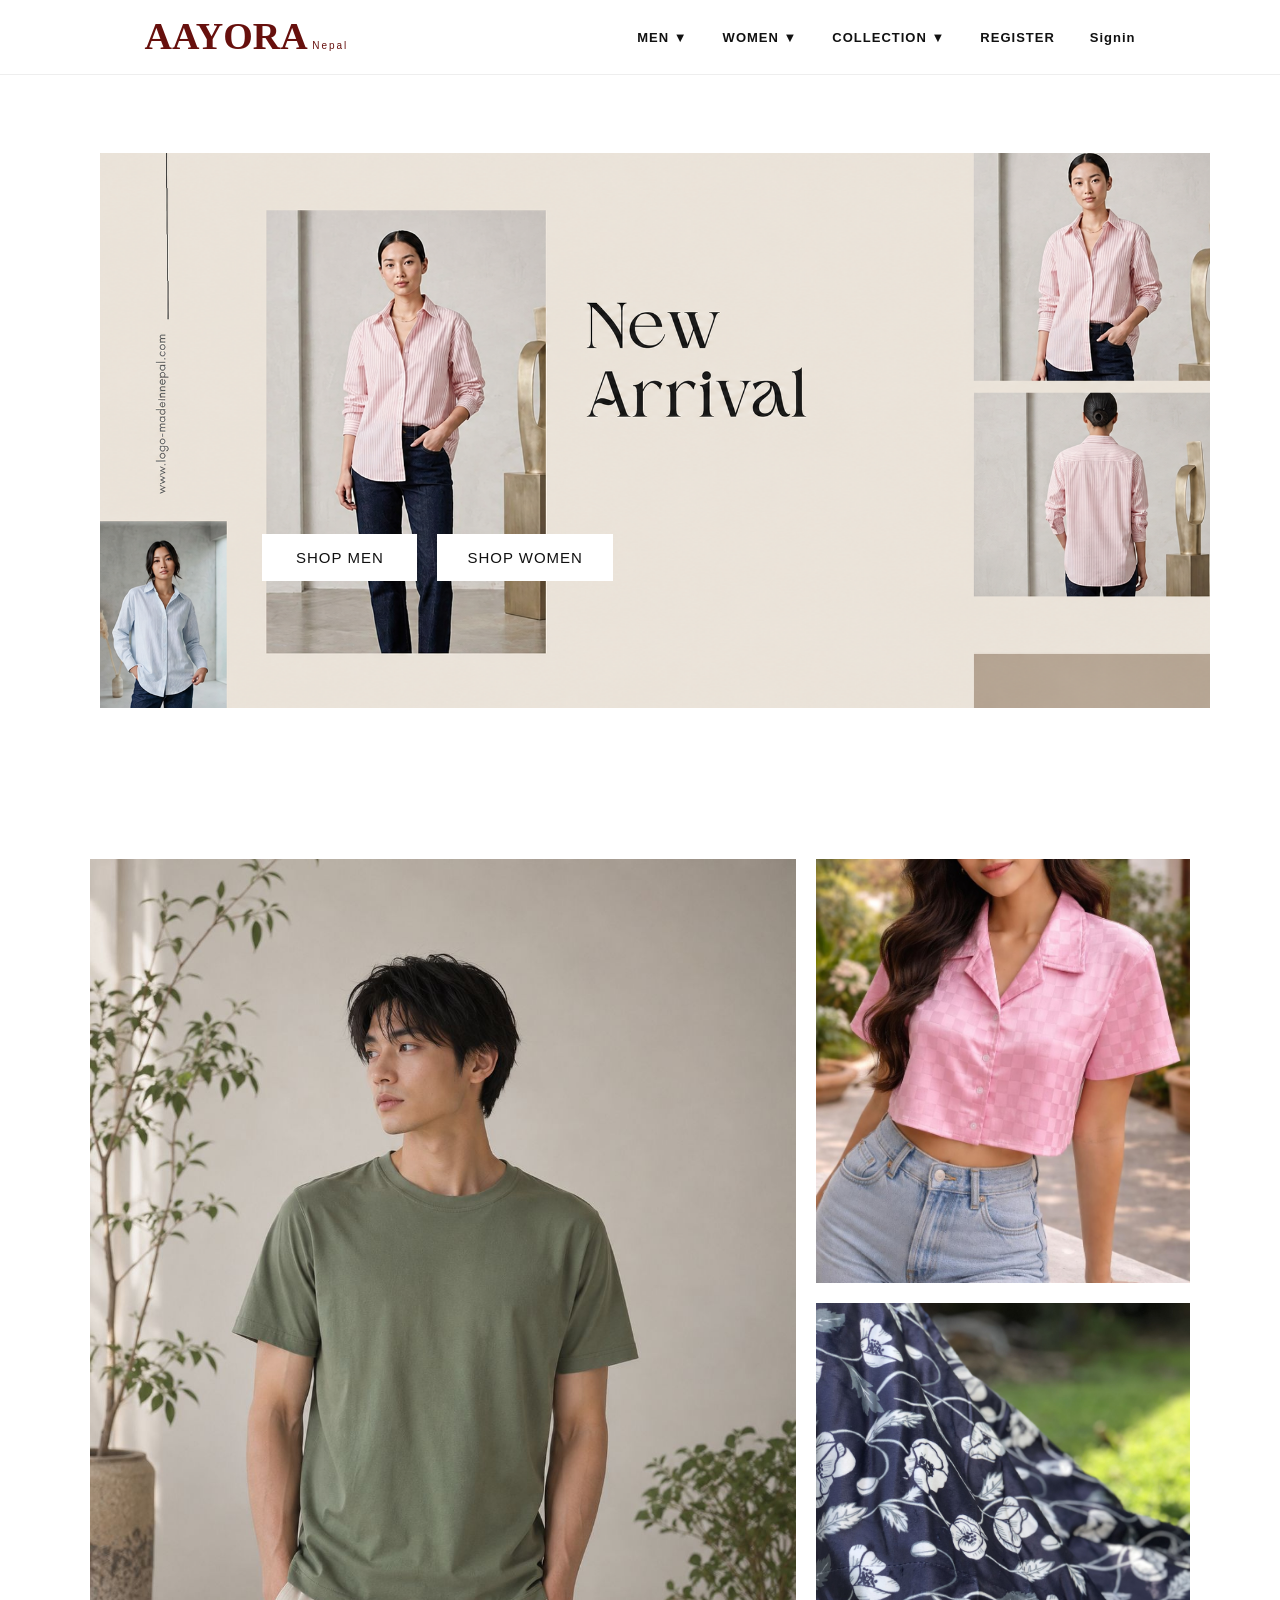
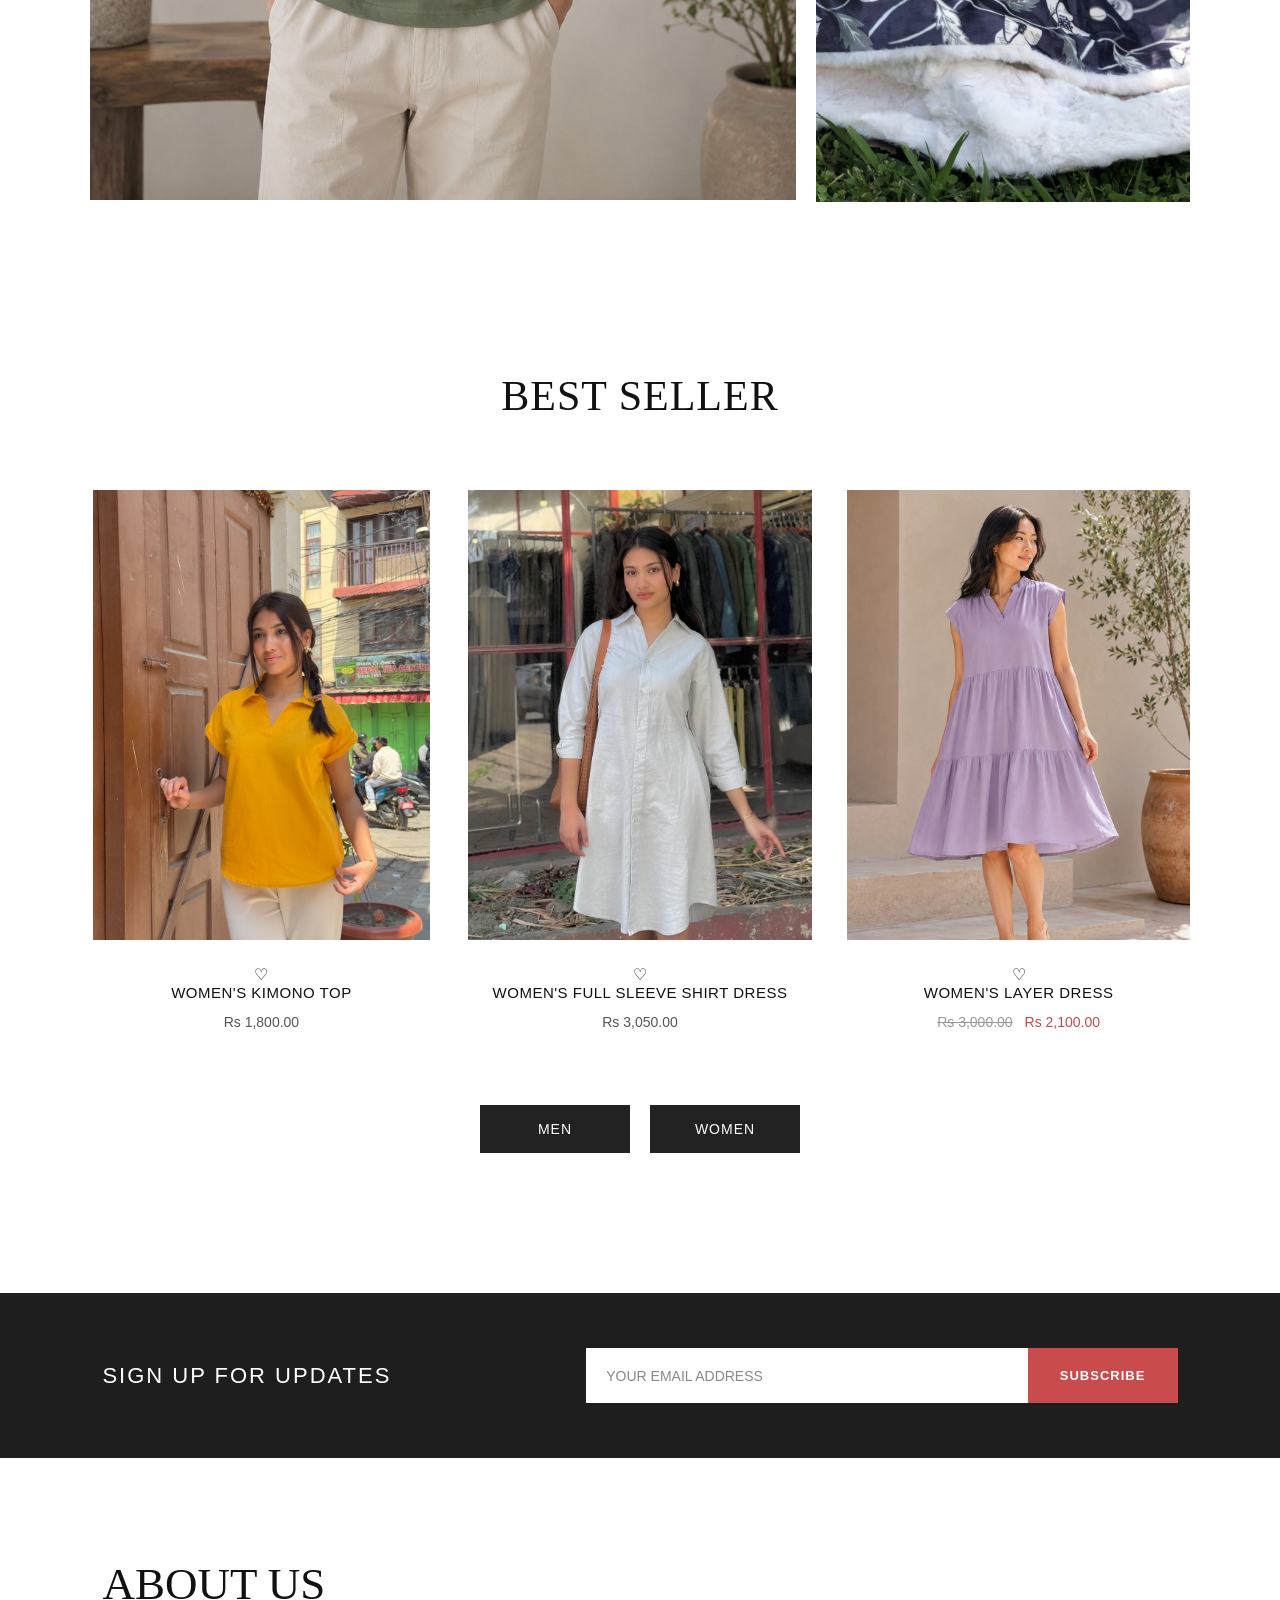
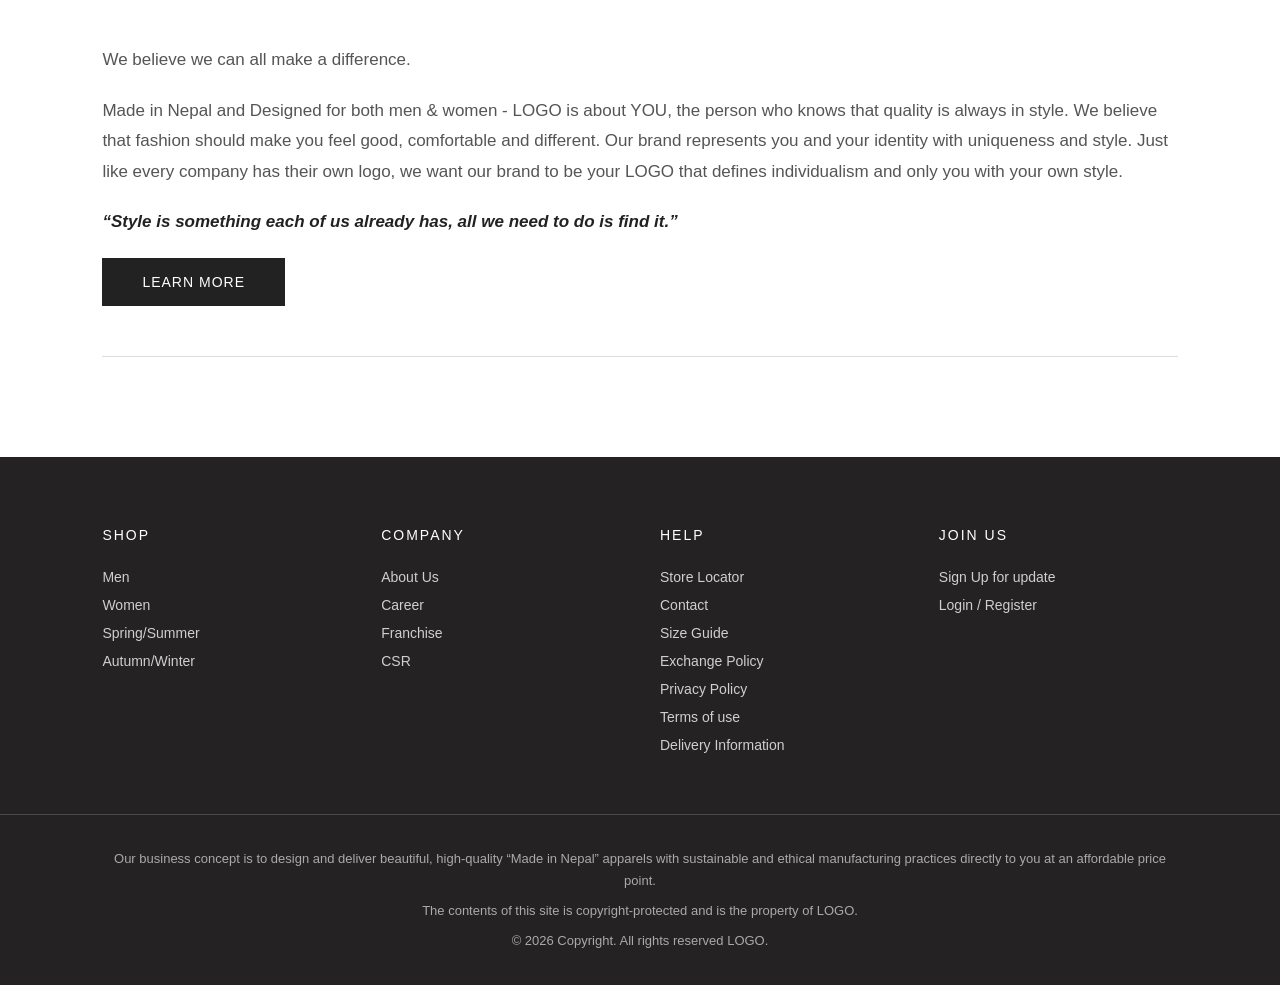
<file: index.html>
<!DOCTYPE html>
<html lang="en">

<head>
    <meta charset="UTF-8">
    <meta name="viewport" content="width=device-width, initial-scale=1.0">
    <title>AAYORA | Nepal</title>
    <link rel="stylesheet" href="style.css">
</head>

<body>

    <div class="main-container">
        <header>            
        <div class="logo"> <a href="index.html">
            <span>AAYORA</span>
            <small>Nepal</small>
        </div></a>

            <nav>
                <div class="subnav">
        <a href="#" class="subnavbtn"><b>MEN ▼</b></a>

        <div class="subnav-content">
            <a href="shirt.html">Shirt</a>
            <a href="tshirt.html">T-Shirt</a>
             <a href="shorts.html">Shorts</a>
            <a href="jacket.html">Jacket</a>
        </div>
        </div>

           <div class="subnav">

        <a href="#" class="subnavbtn"><b>WOMEN ▼</b></a>

        <div class="subnav-content">
            <a href="women.html">Tops</a>
            <a href="dress.html">Dresses</a>
             <a href="wshorts.html">Shorts</a>
            <a href="wjacket.html">Jacket</a>
        </div>

    </div>

    <!-- Collection Dropdown -->
    <div class="subnav">
        <a href="#" class="subnavbtn"><b>COLLECTION ▼</b></a>

        <div class="subnav-content">
            <a href="summer.html">Spring/Summer</a>
            <a href="winter.html">Autumn/Winter</a>
        </div>
    </div>

    <a href="register.html"><b>REGISTER </b></a>
    <a href="sign.html"><b>Signin</b></a>
</nav>
        </header>

    </div>

    <!-- hero -->
    <section id="hero-page">

        <div class="himg">
            <img src="assets/home.png" alt="New Arrival">
        </div>

        <main>
            <div class="button">
                <button type="button"><a href="shirt.html">SHOP MEN</a>
                <button type="button"><a href="women.html">SHOP WOMEN</a>
            </div>
        </main>

    </section>

    <!-- PROMOTIONAL IMAGES  -->

    <section id="heroine-container">

        <div class="bimg">

            <div class="big-img">
                <img src="assets/olive.jpeg" alt="">
            </div>

            <div class="small-img">
                <img src="assets/pink.jpeg" alt="">
                <img src="assets/blue.jpg" alt="">
            </div>

        </div>

    </section>


    <!-- BESTSELLER  -->

    <section id="third-container">

        <div class="best">
            <h2>BEST SELLER</h2>
        </div>


        <div class="container">

            <div class="sub-box">

                <div class="product-image">
                    <img src="assets/ygirl.jpeg" alt="Women's Kimono Top">

                    <span class="heart">♡</span>
                </div>

                <div class="product-color yellow"></div>

                <h2>WOMEN'S KIMONO TOP</h2>

                <p>Rs 1,800.00</p>

            </div>


            <div class="sub-box">

                <div class="product-image">
                    <img src="assets/white.jpeg" alt="Women's Full Sleeve Shirt Dress">

                    <span class="heart">♡</span>
                </div>

                <div class="product-color white"></div>

                <h2>WOMEN'S FULL SLEEVE SHIRT DRESS</h2>

                <p>Rs 3,050.00</p>

            </div>


            <div class="sub-box">

                <div class="product-image">
                    <img src="assets/d (1).jpeg" alt="Solid Sage">

                    <span class="heart">♡</span>
                </div>

                <div class="product-color sage"></div>

                <h2>WOMEN'S LAYER DRESS</h2>

                <p>
                    <del>Rs 3,000.00</del>
                    <mark>Rs 2,100.00</mark>
                </p>

            </div>

        </div>


        <div class="tbutton">

            <button type="submit"><a href="shirt.html">MEN</a></button>
            <button type="submit"><a href="women.html">WOMEN</a></button>

        </div>

    </section>


    <!-- SIGN UP -->

    <section id="fourth-container">

        <div class="four-container">
            <h1>SIGN UP FOR UPDATES</h1>
        </div>

        <div class="signup-group">

            <input type="email" name="email" id="email" placeholder="YOUR EMAIL ADDRESS">

            <button class="fourth-button">
                SUBSCRIBE
            </button>

        </div>

    </section>


    <!-- ABOUT US -->

    <section id="fifth-container">

        <div class="five-container">

            <h1>ABOUT US</h1>

        </div>


        <div class="fifth-content">

            <p>
                We believe we can all make a difference.
            </p>

            <p>
                Made in Nepal and Designed for both men & women -
                LOGO is about YOU, the person who knows that quality
                is always in style. We believe that fashion should
                make you feel good, comfortable and different.
                Our brand represents you and your identity with
                uniqueness and style. Just like every company has
                their own logo, we want our brand to be your LOGO 
                that defines individualism and only you with your
                own style.
            </p>

            <p>
                <b>
                     <em>
                        “Style is something each of us already has,
                        all we need to do is find it.”
                    </em>
                </b>
            </p>

        </div>


        <div class="fifth-button">

            <button type="submit">
                LEARN MORE
            </button>

        </div>

        <hr>

    </section>


    <!-- FOOTER -->

    <section id="footer">

        <div class="footer-column">

            <h3>SHOP</h3>

            <p><a href="shirt.html">Men</a></p>
            <p><a href="women.html">Women</a></p>
            <p><a href="summer.html">Spring/Summer</a></p>
            <p><a href="winter.html">Autumn/Winter</a></p>

        </div>


        <div class="footer-column">
            <h3>COMPANY</h3>

            <p><a href="#fifth-container">About Us</a></p>
            <p><a href="#">Career</a></p>
            <p><a href="#">Franchise</a></p>
            <p><a href="#">CSR</a></p>

        </div>


        <div class="footer-column">

            <h3>HELP</h3>

            <p><a href="#">Store Locator</a></p>
            <p><a href="#">Contact</a></p>
            <p><a href="#">Size Guide</a></p>
            <p><a href="#">Exchange Policy</a></p>
            <p><a href="#">Privacy Policy</a></p>
            <p><a href="#">Terms of use</a></p>
            <p><a href="#">Delivery Information</a></p>

        </div>


        <div class="footer-column">

            <h3>JOIN US</h3>

            <p><a href="#fourth-container">Sign Up for update</a></p>
            <p><a href="register.html">Login / Register</a></p>

        </div>

    </section>


    <!-- COPYRIGHT -->

    <section id="sixth-container">

        <p>
            Our business concept is to design and deliver beautiful,
            high-quality “Made in Nepal” apparels with sustainable
            and ethical manufacturing practices directly to you
            at an affordable price point.
        </p>

        <p>
            The contents of this site is copyright-protected
            and is the property of LOGO.
        </p>

        <p>
            &copy; 2026 Copyright. All rights reserved LOGO.
        </p>

    </section>

</body>

</html>
</file>
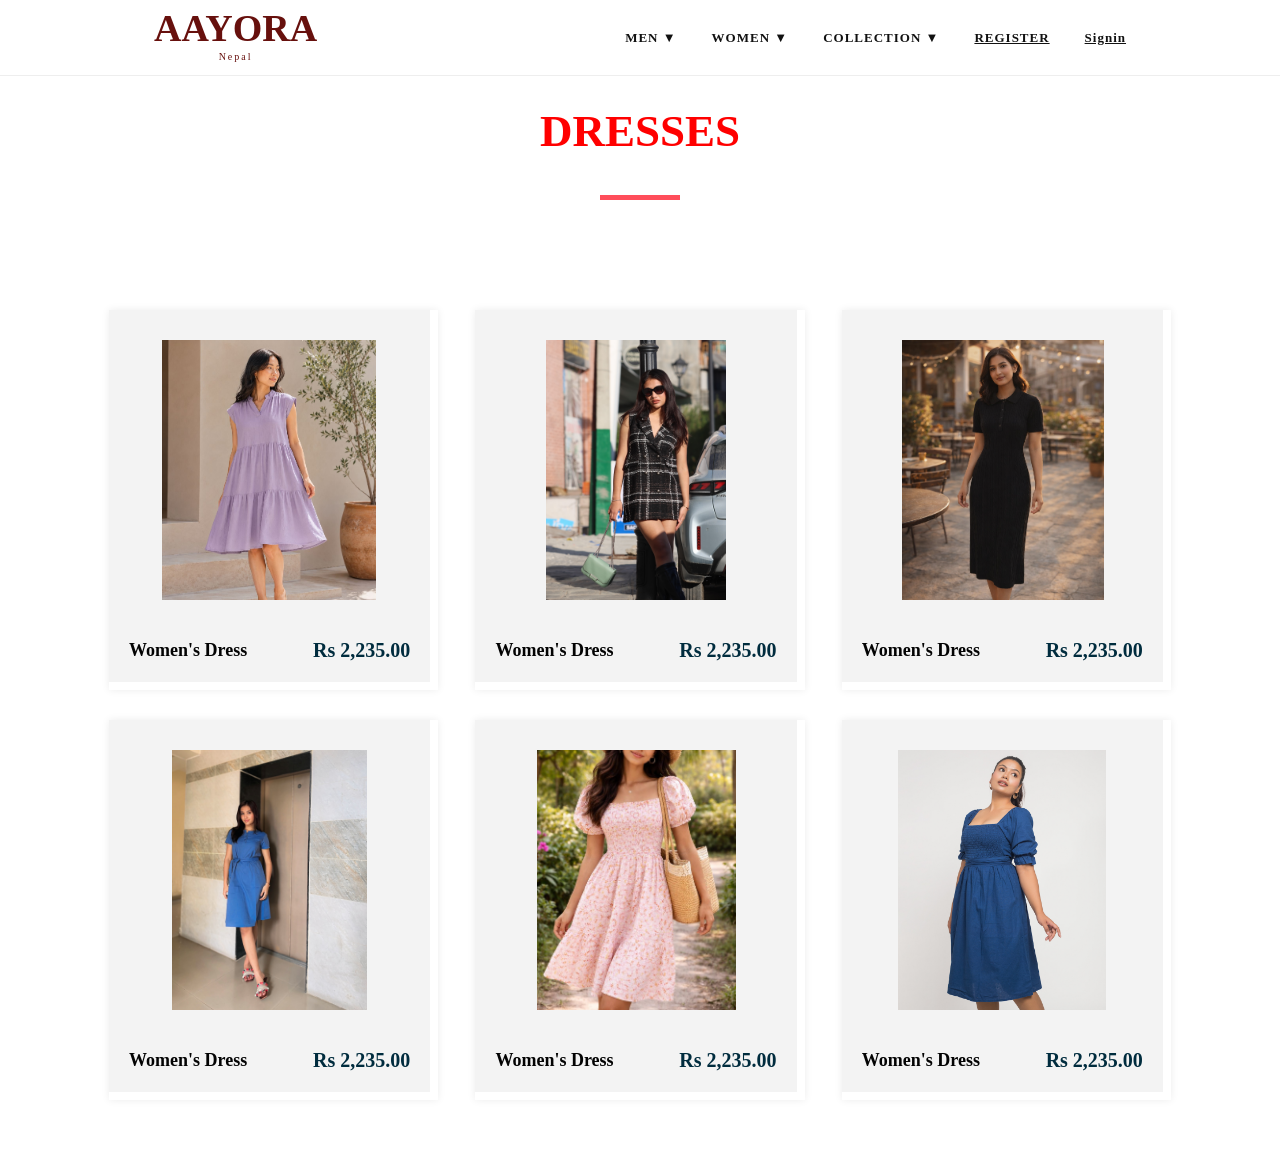
<file: dress.html>
<!DOCTYPE html>
<html lang="en">
<head>
    <meta charset="UTF-8">
    <meta name="viewport" content="width=device-width, initial-scale=1.0">
    <title>Document</title>
    <link rel="stylesheet" href="dress.css">

</head>
<body>

<div class="main-container">

        <header>

            
        <div class="logo"> <a href="index.html">
            <span>AAYORA</span>
            <small>Nepal</small>
        </div></a>

            <nav>
                <div class="subnav">
        <a href="#" class="subnavbtn"><b>MEN ▼</b></a>

        <div class="subnav-content">
            <a href="shirt.html">Shirt</a>
            <a href="tshirt.html">T-Shirt</a>
             <a href="shorts.html">Shorts</a>
            <a href="jacket.html">Jacket</a>
        </div>
        </div>

           <div class="subnav">

        <a href="#" class="subnavbtn"><b>WOMEN ▼</b></a>

        <div class="subnav-content">
            <a href="women.html">Tops</a>
            <a href="dress.html">Dresses</a>
             <a href="wshorts.html">Shorts</a>
            <a href="wjacket.html">Jacket</a>
        </div>

    </div>

    <!-- Collection Dropdown -->
    <div class="subnav">
        <a href="#" class="subnavbtn"><b>COLLECTION ▼</b></a>

        <div class="subnav-content">
            <a href="summer.html">Spring/Summer</a>
            <a href="winter.html">Autumn/Winter</a>
        </div>
    </div>

    <a href="register.html"><b>REGISTER </b></a>
    <a href="sign.html"><b>Signin</b></a>
</nav>
        </header>

    </div>


        <section id="fourth-container">
        <div class="fourth-content">
            <div class="start">
                <h1><span>DRESSES</span> </h1>
            </div>

            <div class="line"></div>
            
        </div>
        <div id="product-container">
            <div class="subfourth box1">
                <div class="product">
                    <p>Women's Dress</p>
                    <h2>Rs 2,235.00</h2>
                </div>
            </div>

            <div class="subfourth box2">
                <div class="product">
                    <p>Women's Dress</p>
                    <h2>Rs 2,235.00</h2>
                </div>
            </div>

            <div class="subfourth box3">
                <div class="product">
                    <p>Women's Dress</p>
                    <h2>Rs 2,235.00</h2>
                </div>
            </div>

            <div class="subfourth box4">
                <div class="product">
                    <p>Women's Dress</p>
                    <h2>Rs 2,235.00</h2>
                </div>
            </div>

            <div class="subfourth box5">
                <div class="product">
                    <p>Women's Dress</p>
                    <h2>Rs 2,235.00</h2>
                </div>
            </div>

            <div class="subfourth box6">
                <div class="product">
                    <p>Women's Dress</p>
                    <h2>Rs 2,235.00</h2>
                </div>
            </div>

           
    </section>

</body>
</html>
</file>
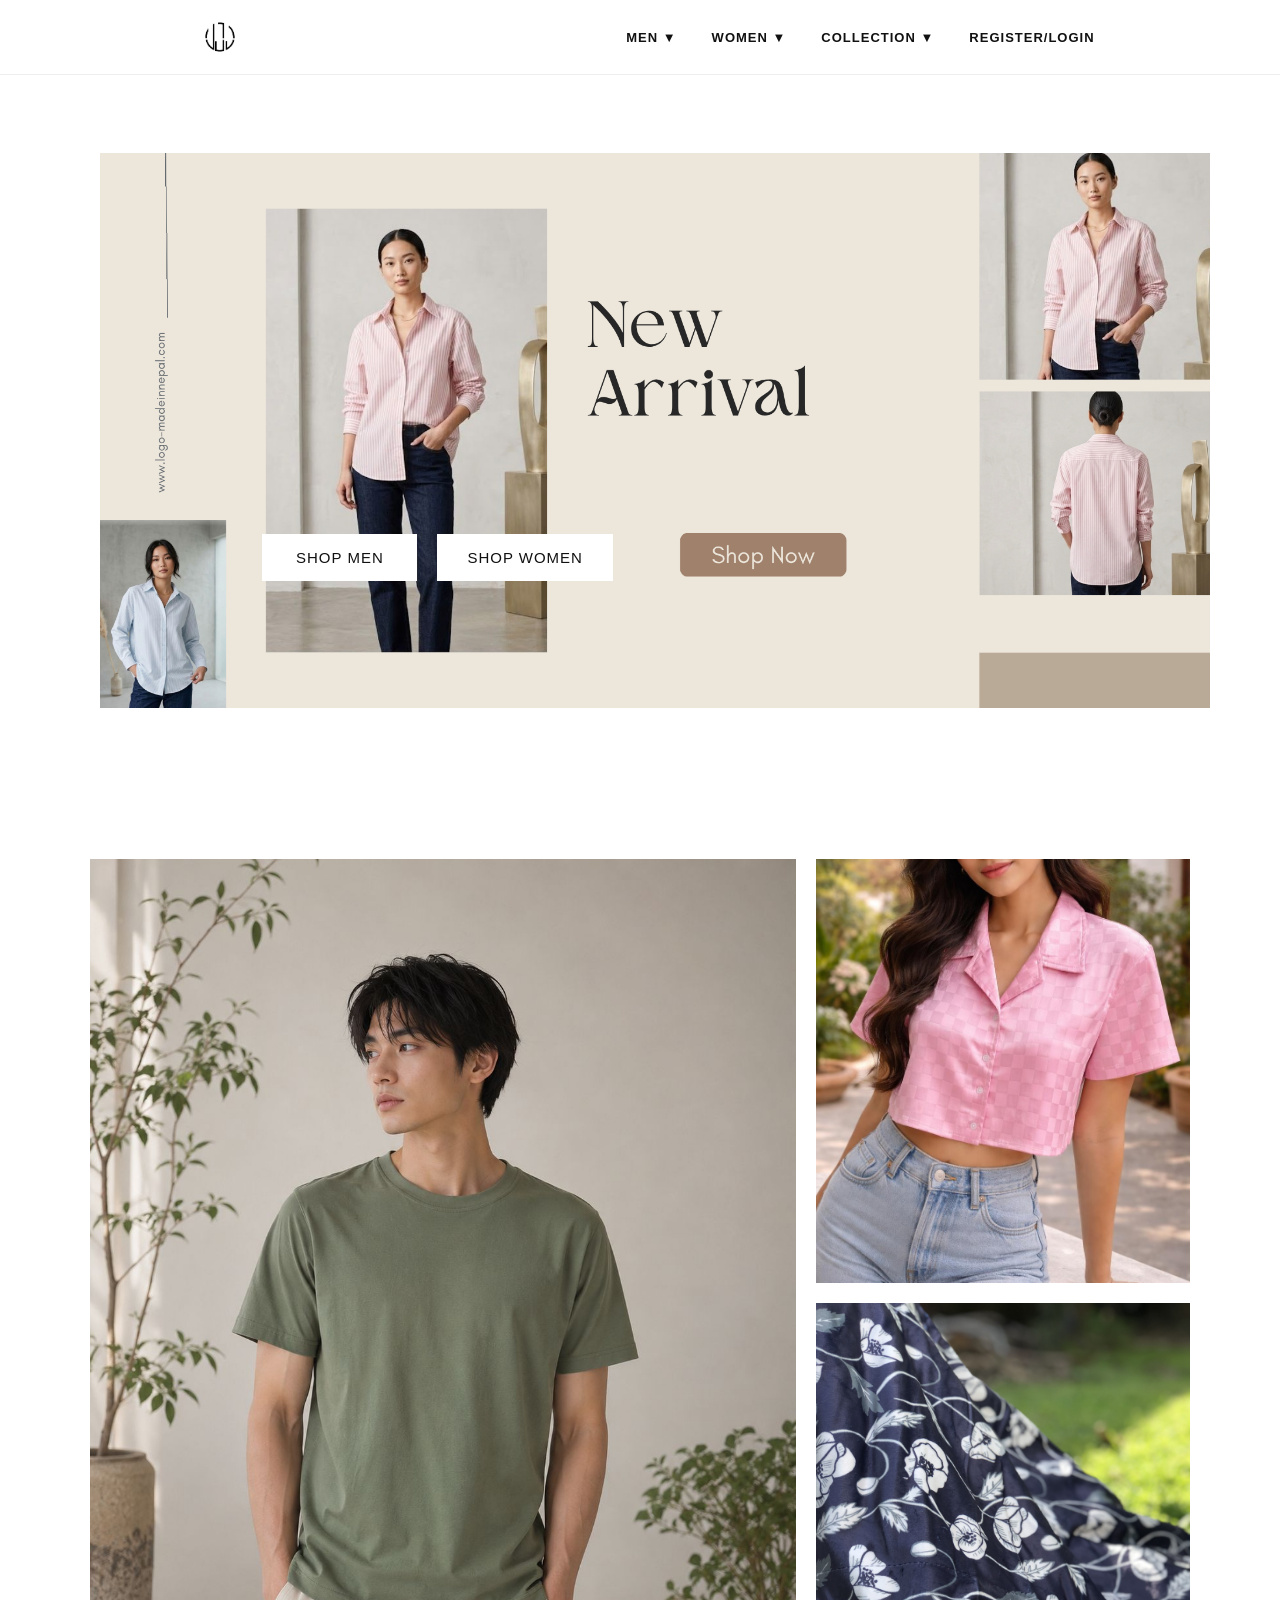
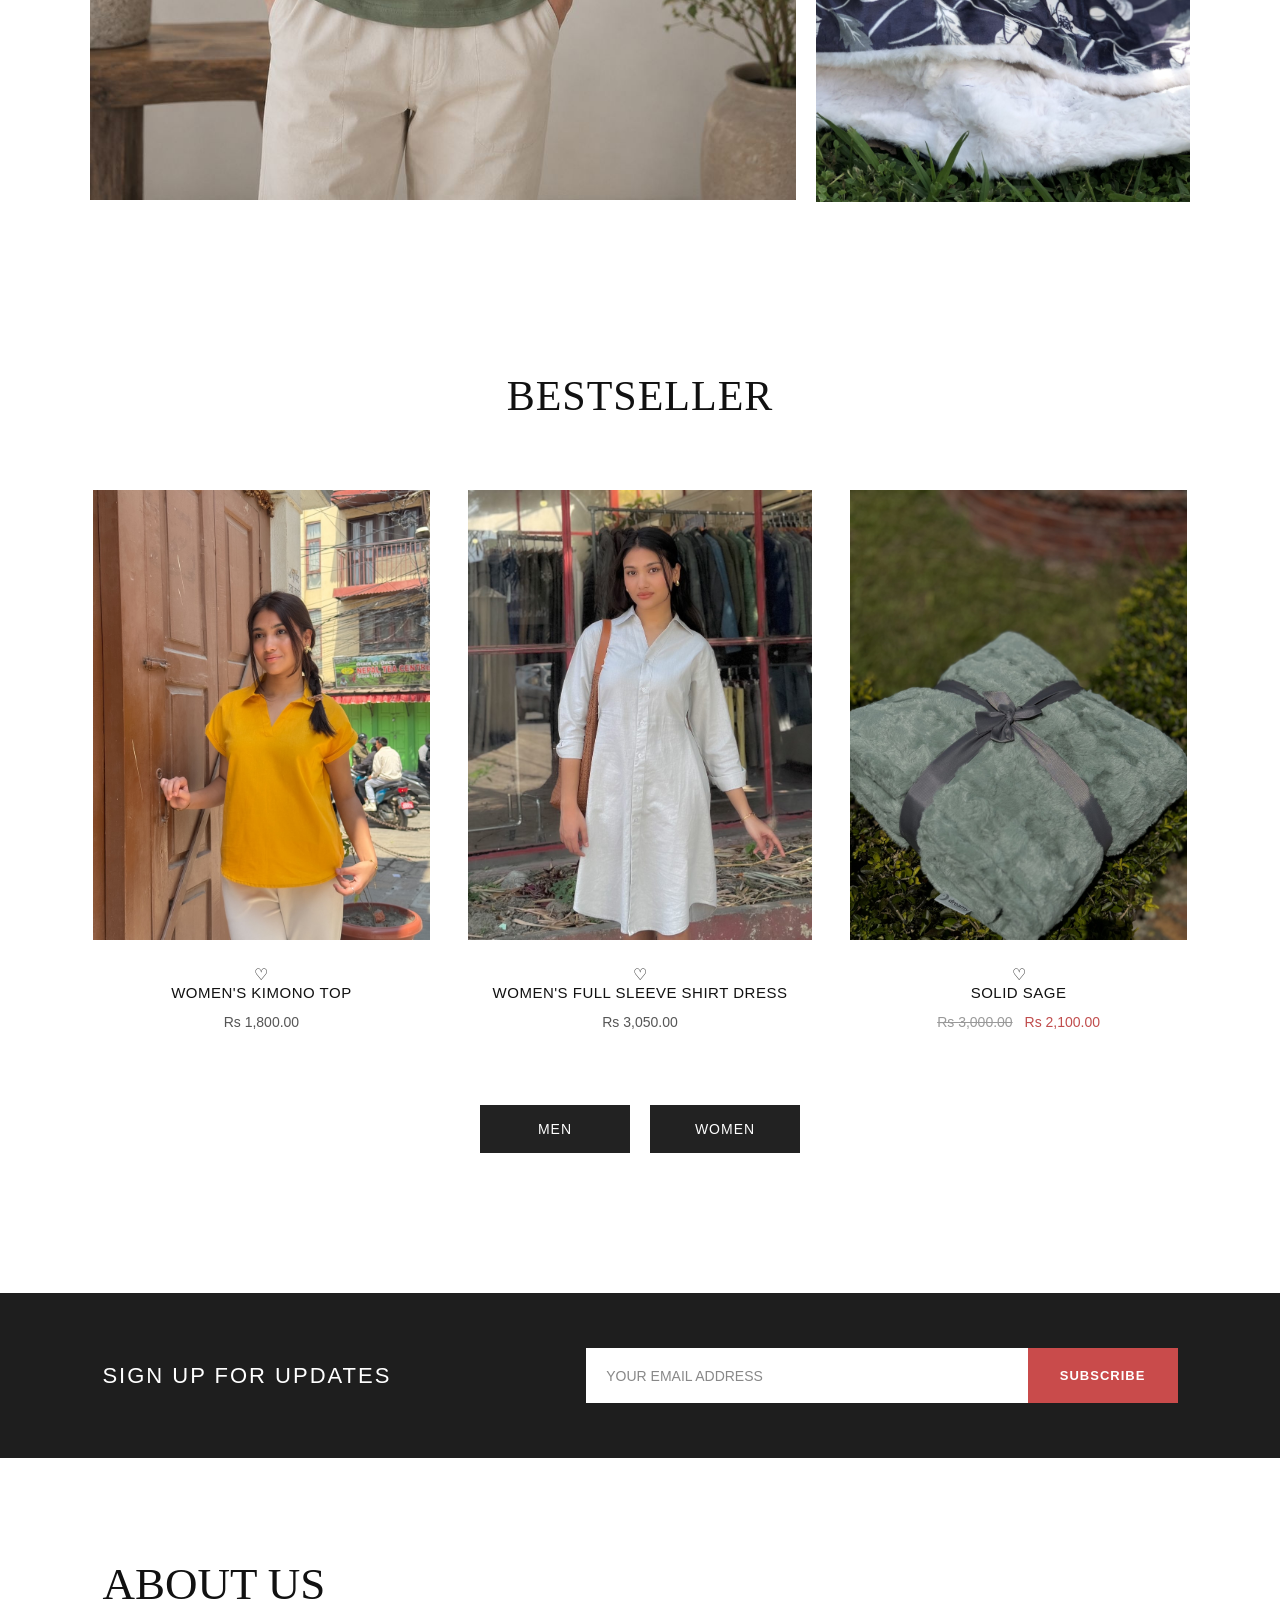
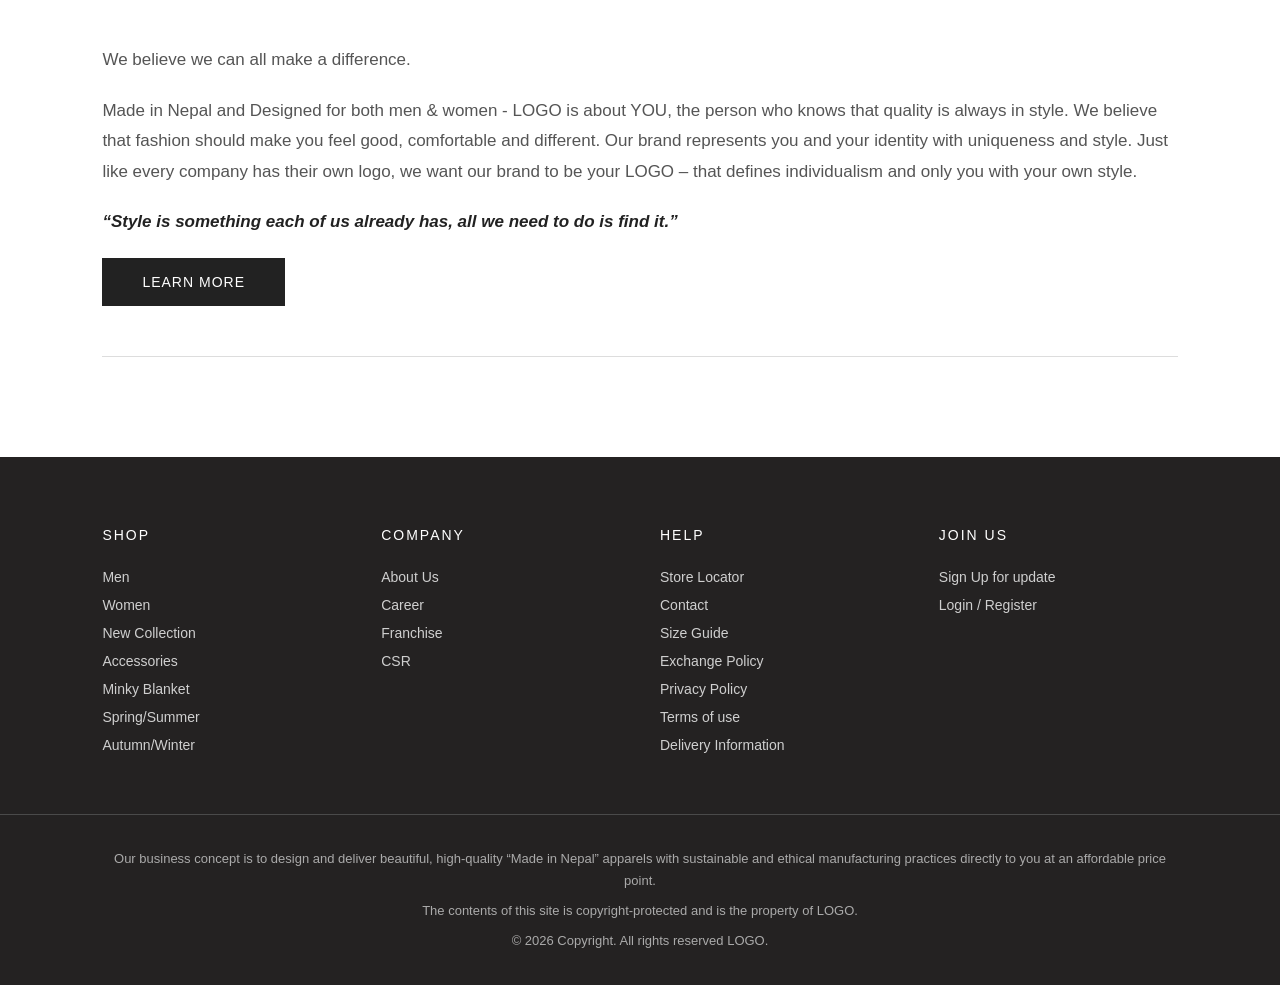
<file: index2.html>
<!DOCTYPE html>
<html lang="en">

<head>
    <meta charset="UTF-8">
    <meta name="viewport" content="width=device-width, initial-scale=1.0">
    <title>AAYORA | Online Clothing Store</title>
    <link rel="stylesheet" href="style.css">
</head>

<body>

    <div class="main-container">

        <header>

            <div class="logo">
                <a href="#home-page">
                    <img src="assets/logo.avif" alt="logo">
                </a>
            </div>

            <nav>
                <div class="subnav">
        <a href="#" class="subnavbtn"><b>MEN ▼</b></a>

        <div class="subnav-content">
            <a href="shirt.html">Shirt</a>
            <a href="tshirt.html">T-Shirt</a>
             <a href="shorts.html">Shorts</a>
            <a href="jacket.html">Jacket</a>
        </div>
        </div>

           <div class="subnav">

        <a href="#" class="subnavbtn"><b>WOMEN ▼</b></a>

        <div class="subnav-content">
            <a href="women.html">Tops</a>
            <a href="dress.html">Dresses</a>
             <a href="wshorts.html">Shorts</a>
            <a href="wjacket.html">Jacket</a>
        </div>

    </div>

    <!-- Collection Dropdown -->
    <div class="subnav">
        <a href="#" class="subnavbtn"><b>COLLECTION ▼</b></a>

        <div class="subnav-content">
            <a href="summer.html">Spring/Summer</a>
            <a href="winter.html">Autumn/Winter</a>
        </div>
    </div>

    <a href="register.html"><b>REGISTER/LOGIN</b></a>
</nav>
        </header>

    </div>

    <!-- hero -->
    <section id="hero-page">

        <div class="himg">
            <img src="assets/home girl.png" alt="New Arrival">
        </div>

        <main>
            <div class="button">
                <button type="button"><a href="men.html">SHOP MEN</a>
                <button type="button"><a href="women.html">SHOP WOMEN</a>
            </div>
        </main>

    </section>

    <!-- PROMOTIONAL IMAGES  -->

    <section id="heroine-container">

        <div class="bimg">

            <div class="big-img">
                <img src="assets/olive.jpeg" alt="">
            </div>

            <div class="small-img">
                <img src="assets/pink.jpeg" alt="">
                <img src="assets/blue.jpg" alt="">
            </div>

        </div>

    </section>


    <!-- BESTSELLER  -->

    <section id="third-container">

        <div class="best">
            <h2>BESTSELLER</h2>
        </div>


        <div class="container">

            <div class="sub-box">

                <div class="product-image">
                    <img src="assets/ygirl.jpeg" alt="Women's Kimono Top">

                    <span class="heart">♡</span>
                </div>

                <div class="product-color yellow"></div>

                <h2>WOMEN'S KIMONO TOP</h2>

                <p>Rs 1,800.00</p>

            </div>


            <div class="sub-box">

                <div class="product-image">
                    <img src="assets/white.jpeg" alt="Women's Full Sleeve Shirt Dress">

                    <span class="heart">♡</span>
                </div>

                <div class="product-color white"></div>

                <h2>WOMEN'S FULL SLEEVE SHIRT DRESS</h2>

                <p>Rs 3,050.00</p>

            </div>


            <div class="sub-box">

                <div class="product-image">
                    <img src="assets/gift.jpg" alt="Solid Sage">

                    <span class="heart">♡</span>
                </div>

                <div class="product-color sage"></div>

                <h2>SOLID SAGE</h2>

                <p>
                    <del>Rs 3,000.00</del>
                    <mark>Rs 2,100.00</mark>
                </p>

            </div>

        </div>


        <div class="tbutton">

            <button type="submit">MEN</button>
            <button type="submit">WOMEN</button>

        </div>

    </section>


    <!-- SIGN UP -->

    <section id="fourth-container">

        <div class="four-container">
            <h1>SIGN UP FOR UPDATES</h1>
        </div>

        <div class="signup-group">

            <input type="email" name="email" id="email" placeholder="YOUR EMAIL ADDRESS">

            <button class="fourth-button">
                SUBSCRIBE
            </button>

        </div>

    </section>


    <!-- ABOUT US -->

    <section id="fifth-container">

        <div class="five-container">

            <h1>ABOUT US</h1>

        </div>


        <div class="fifth-content">

            <p>
                We believe we can all make a difference.
            </p>

            <p>
                Made in Nepal and Designed for both men & women -
                LOGO is about YOU, the person who knows that quality
                is always in style. We believe that fashion should
                make you feel good, comfortable and different.
                Our brand represents you and your identity with
                uniqueness and style. Just like every company has
                their own logo, we want our brand to be your LOGO –
                that defines individualism and only you with your
                own style.
            </p>

            <p>
                <b>
                    <em>
                        “Style is something each of us already has,
                        all we need to do is find it.”
                    </em>
                </b>
            </p>

        </div>


        <div class="fifth-button">

            <button type="submit">
                LEARN MORE
            </button>

        </div>

        <hr>

    </section>


    <!-- FOOTER -->

    <section id="footer">

        <div class="footer-column">

            <h3>SHOP</h3>

            <p><a href="men.html">Men</a></p>
            <p><a href="women.html">Women</a></p>
            <p><a href="blanket.html">New Collection</a></p>
            <p><a href="accessories.html">Accessories</a></p>
            <p><a href="#">Minky Blanket</a></p>
            <p><a href="#">Spring/Summer</a></p>
            <p><a href="#">Autumn/Winter</a></p>

        </div>


        <div class="footer-column">

            <h3>COMPANY</h3>

            <p><a href="about.html">About Us</a></p>
            <p><a href="career.html">Career</a></p>
            <p><a href="#">Franchise</a></p>
            <p><a href="#">CSR</a></p>

        </div>


        <div class="footer-column">

            <h3>HELP</h3>

            <p><a href="#">Store Locator</a></p>
            <p><a href="#">Contact</a></p>
            <p><a href="#">Size Guide</a></p>
            <p><a href="#">Exchange Policy</a></p>
            <p><a href="#">Privacy Policy</a></p>
            <p><a href="#">Terms of use</a></p>
            <p><a href="#">Delivery Information</a></p>

        </div>


        <div class="footer-column">

            <h3>JOIN US</h3>

            <p><a href="#">Sign Up for update</a></p>
            <p><a href="#">Login / Register</a></p>

        </div>

    </section>


    <!-- COPYRIGHT -->

    <section id="sixth-container">

        <p>
            Our business concept is to design and deliver beautiful,
            high-quality “Made in Nepal” apparels with sustainable
            and ethical manufacturing practices directly to you
            at an affordable price point.
        </p>

        <p>
            The contents of this site is copyright-protected
            and is the property of LOGO.
        </p>

        <p>
            &copy; 2026 Copyright. All rights reserved LOGO.
        </p>

    </section>

</body>

</html>
</file>
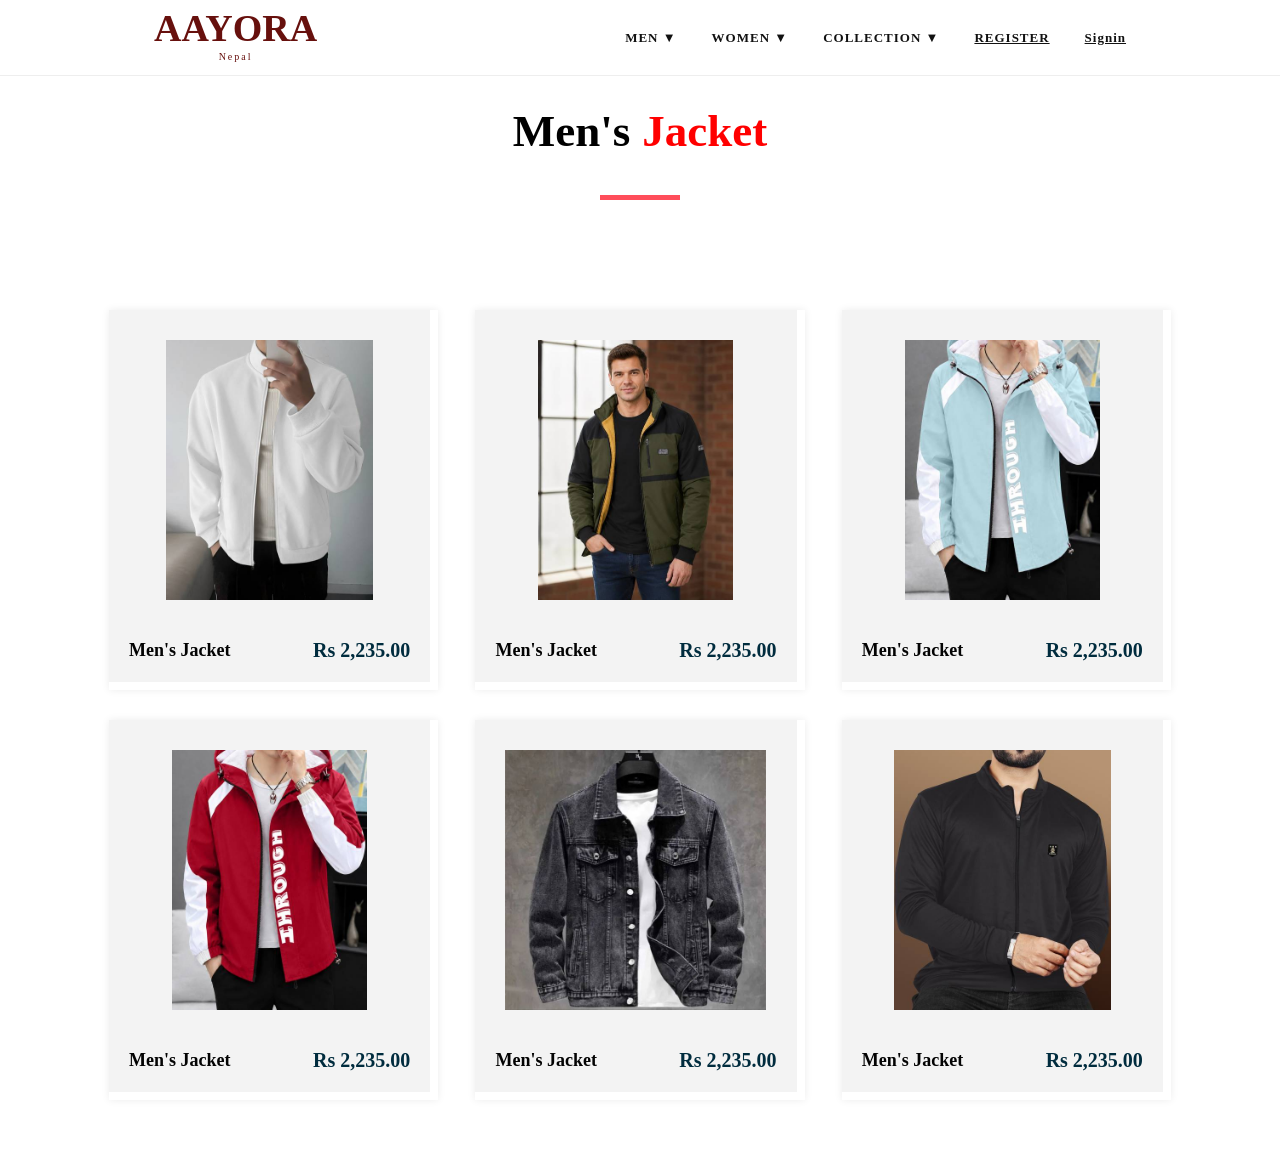
<file: jacket.html>
<!DOCTYPE html>
<html lang="en">
<head>
    <meta charset="UTF-8">
    <meta name="viewport" content="width=device-width, initial-scale=1.0">
    <title>Document</title>
    <link rel="stylesheet" href="jac.css">

</head>
<body>

<div class="main-container">

        <header>

            
        <div class="logo"> <a href="index.html">
            <span>AAYORA</span>
            <small>Nepal</small>
        </div></a>

            <nav>
                <div class="subnav">
        <a href="#" class="subnavbtn"><b>MEN ▼</b></a>

        <div class="subnav-content">
            <a href="shirt.html">Shirt</a>
            <a href="tshirt.html">T-Shirt</a>
             <a href="shorts.html">Shorts</a>
            <a href="jacket.html">Jacket</a>
        </div>
        </div>

           <div class="subnav">

        <a href="#" class="subnavbtn"><b>WOMEN ▼</b></a>

        <div class="subnav-content">
            <a href="women.html">Tops</a>
            <a href="dress.html">Dresses</a>
             <a href="wshorts.html">Shorts</a>
            <a href="wjacket.html">Jacket</a>
        </div>

    </div>

    <!-- Collection Dropdown -->
    <div class="subnav">
        <a href="#" class="subnavbtn"><b>COLLECTION ▼</b></a>

        <div class="subnav-content">
            <a href="summer.html">Spring/Summer</a>
            <a href="winter.html">Autumn/Winter</a>
        </div>
    </div>

    <a href="register.html"><b>REGISTER </b></a>
    <a href="sign.html"><b>Signin</b></a>
</nav>
        </header>

    </div>


        <section id="fourth-container">
        <div class="fourth-content">
            <div class="start">
                <h1>Men's<span>Jacket</span></h1>
            </div>

            <div class="line"></div>
            
        </div>
        <div id="product-container">
            <div class="subfourth box1">
                <div class="product">
                    <p>Men's Jacket</p>
                    <h2>Rs 2,235.00</h2>
                </div>
            </div>

            <div class="subfourth box2">
                <div class="product">
                    <p>Men's Jacket</p>
                    <h2>Rs 2,235.00</h2>
                </div>
            </div>

            <div class="subfourth box3">
                <div class="product">
                    <p>Men's Jacket</p>
                    <h2>Rs 2,235.00</h2>
                </div>
            </div>

            <div class="subfourth box4">
                <div class="product">
                    <p>Men's Jacket</p>
                    <h2>Rs 2,235.00</h2>
                </div>
            </div>

            <div class="subfourth box5">
                <div class="product">
                    <p>Men's Jacket</p>
                    <h2>Rs 2,235.00</h2>
                </div>
            </div>

            <div class="subfourth box6">
                <div class="product">
                    <p>Men's Jacket</p>
                    <h2>Rs 2,235.00</h2>
                </div>
            </div>

           
    </section>

</body>
</html>
</file>
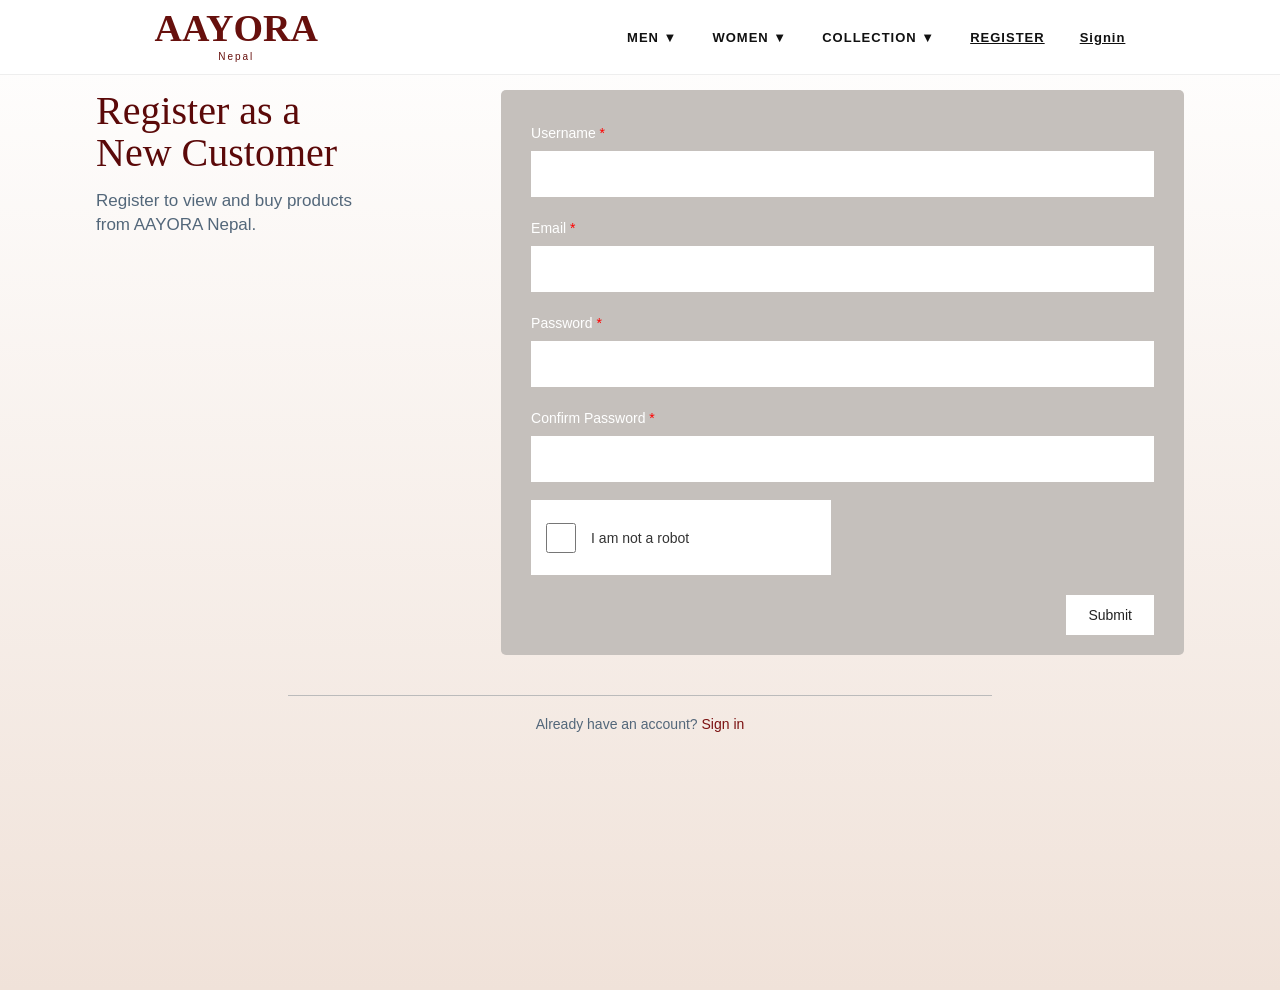
<file: register.html>
<!DOCTYPE html>
<html lang="en">
<head>
    <meta charset="UTF-8">
    <meta name="viewport" content="width=device-width, initial-scale=1.0">
    <title>Register | AAYORA</title>
    <link rel="stylesheet" href="register.css">
</head>

<body>

<div class="main-container">

        <header>
        <div class="logo"> <a href="index.html">
            <span>AAYORA</span>
            <small>Nepal</small>
        </div></a>

            <nav>
                <div class="subnav">
        <a href="#" class="subnavbtn"><b>MEN ▼</b></a>

        <div class="subnav-content">
            <a href="shirt.html">Shirt</a>
            <a href="tshirt.html">T-Shirt</a>
             <a href="shorts.html">Shorts</a>
            <a href="jacket.html">Jacket</a>
        </div>
        </div>

           <div class="subnav">

        <a href="#" class="subnavbtn"><b>WOMEN ▼</b></a>

        <div class="subnav-content">
            <a href="women.html">Tops</a>
            <a href="dress.html">Dresses</a>
             <a href="wshorts.html">Shorts</a>
            <a href="wjacket.html">Jacket</a>
        </div>

    </div>

    <!-- Collection Dropdown -->
    <div class="subnav">
        <a href="#" class="subnavbtn"><b>COLLECTION ▼</b></a>

        <div class="subnav-content">
            <a href="summer.html">Spring/Summer</a>
            <a href="winter.html">Autumn/Winter</a>
        </div>
    </div>

    <a href="register.html"><b>REGISTER </b></a>
    <a href="sign.html"><b>Signin</b></a>
</nav>
        </header>

    </div>


    <div class="register-page">
        <!-- LEFT SIDE -->
        <div class="register-info">
            <h1>
                Register as a<br>
                New Customer
            </h1>

            <p>
                Register to view and buy products
                <br>
                from AAYORA Nepal.
            </p>
        </div>


        <!-- RIGHT SIDE FORM -->
        <div class="register-form">

            <form>

                <label for="username">
                    Username <span>*</span>
                </label>

                <input
                    type="text"
                    id="username"
                    name="username"
                    required
                >


                <label for="email">
                    Email <span>*</span>
                </label>

                <input
                    type="email"
                    id="email"
                    name="email"
                    required
                >


                <label for="password">
                    Password <span>*</span>
                </label>

                <input
                    type="password"
                     id="password" 
                     name="password" 
                    required
                >


                <label for="confirm-password">
                    Confirm Password <span>*</span>
                </label>

                <input
                    type="password"
                    id="confirm-password"
                    name="confirm-password"
                    required
                >


                <div class="human-check">

                    <input
                        type="checkbox"
                        id="human"
                    >

                    <label for="human">
                        I am not a robot
                    </label>

                </div>


                <button type="submit" class="submit-btn">
                    Submit
                </button>

            </form>

        </div>

    </div>


    <!-- LOGIN LINK -->

    <div class="login-link">

        <p>
            Already have an account?
            <a href="sign.html">Sign in</a>
        </p>

    </div>

</body>

</html>
</file>
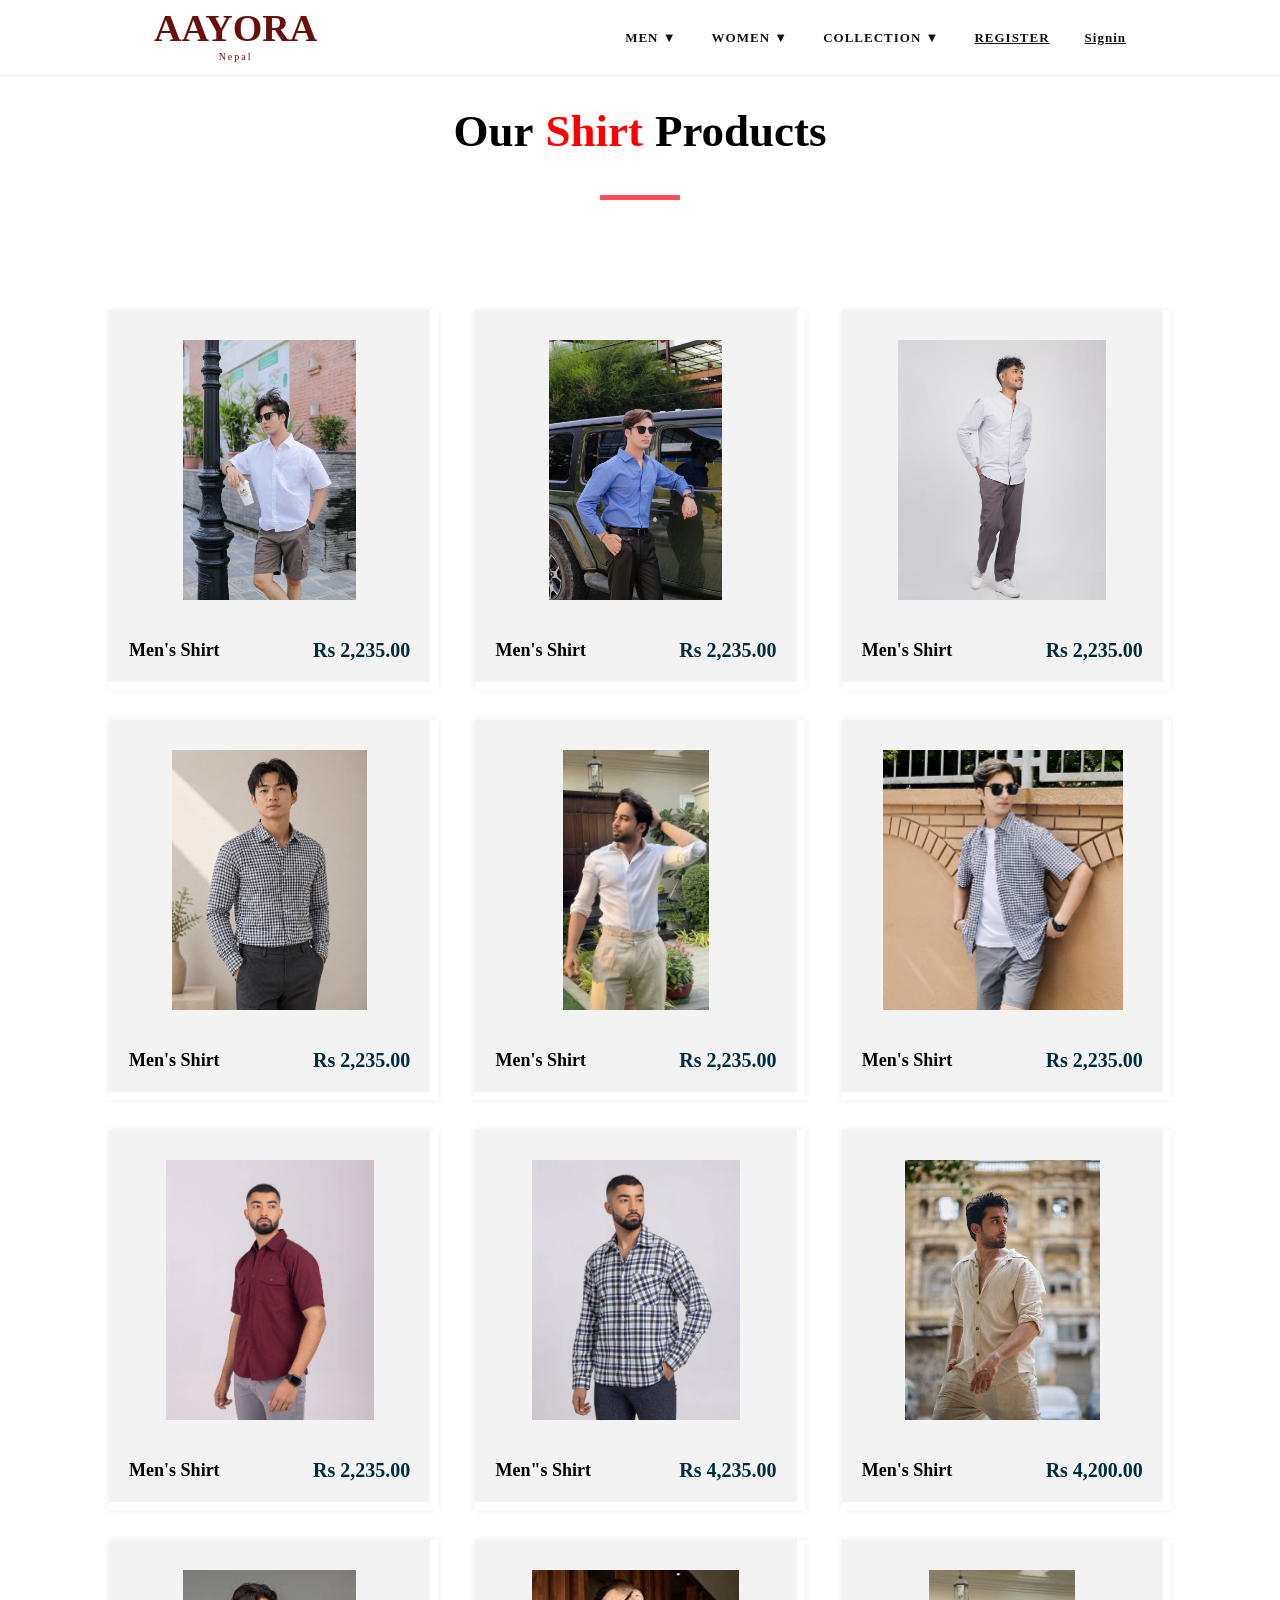
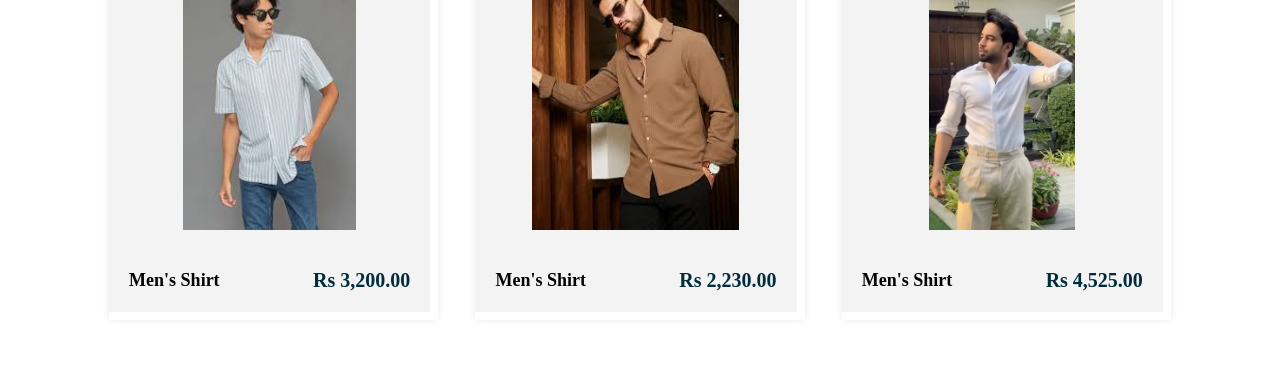
<file: shirt.html>
<!DOCTYPE html>
<html lang="en">
<head>
    <meta charset="UTF-8">
    <meta name="viewport" content="width=device-width, initial-scale=1.0">
    <title>Document</title>
    <link rel="stylesheet" href="shirt.css">

</head>
<body>

    <div class="main-container">

        <header>

            
        <div class="logo"> <a href="index.html">
            <span>AAYORA</span>
            <small>Nepal</small>
        </a></div>

            <nav>
                <div class="subnav">
        <a href="#" class="subnavbtn"><b>MEN ▼</b></a>

        <div class="subnav-content">
            <a href="shirt.html">Shirt</a>
            <a href="tshirt.html">T-Shirt</a>
             <a href="shorts.html">Shorts</a>
            <a href="jacket.html">Jacket</a>
        </div>
        </div>

           <div class="subnav">

        <a href="#" class="subnavbtn"><b>WOMEN ▼</b></a>

        <div class="subnav-content">
            <a href="women.html">Tops</a>
            <a href="dress.html">Dresses</a>
             <a href="wshorts.html">Shorts</a>
            <a href="wjacket.html">Jacket</a>
        </div>

    </div>

    <!-- Collection Dropdown -->
    <div class="subnav">
        <a href="#" class="subnavbtn"><b>COLLECTION ▼</b></a>

        <div class="subnav-content">
            <a href="summer.html">Spring/Summer</a>
            <a href="winter.html">Autumn/Winter</a>
        </div>
    </div>

    <a href="register.html"><b>REGISTER </b></a>
    <a href="sign.html"><b>Signin</b></a>
</nav>
        </header>

    </div>


        <section id="fourth-container">
        <div class="fourth-content">
            <div class="start">
                <h1>Our <span>Shirt</span> Products</h1>
            </div>

            <div class="line"></div>
            
        </div>
        <div id="product-container">
            <div class="subfourth box1">
                <div class="product">
                    <p>Men's Shirt</p>
                    <h2>Rs 2,235.00</h2>
                </div>
            </div>

            <div class="subfourth box2">
                <div class="product">
                    <p>Men's Shirt</p>
                    <h2>Rs 2,235.00</h2>
                </div>
            </div>

            <div class="subfourth box3">
                <div class="product">
                    <p>Men's Shirt</p>
                    <h2>Rs 2,235.00</h2>
                </div>
            </div>

            <div class="subfourth box4">
                <div class="product">
                    <p>Men's Shirt</p>
                    <h2>Rs 2,235.00</h2>
                </div>
            </div>

            <div class="subfourth box5">
                <div class="product">
                    <p>Men's Shirt</p>
                    <h2>Rs 2,235.00</h2>
                </div>
            </div>

            <div class="subfourth box6">
                <div class="product">
                    <p>Men's Shirt</p>
                    <h2>Rs 2,235.00</h2>
                </div>
            </div>

            <div class="subfourth box7">
                <div class="product">
                    <p>Men's Shirt</p>
                    <h2>Rs 2,235.00</h2>
                </div>
            </div>

            <div class="subfourth box8">
                <div class="product">
                    <p>Men"s Shirt</p>
                    <h2>Rs 4,235.00</h2>
                </div>
            </div>

            <div class="subfourth box9">
                <div class="product">
                    <p>Men's Shirt</p>
                    <h2>Rs 4,200.00</h2>
                </div>
            </div>

            <div class="subfourth box10">
                <div class="product">
                    <p>Men's Shirt</p>
                    <h2>Rs 3,200.00</h2>
                </div>
            </div>

            <div class="subfourth box11">
                <div class="product">
                    <p>Men's Shirt</p>
                    <h2>Rs 2,230.00</h2>
                </div>
            </div>

            <div class="subfourth box12">
                <div class="product">
                    <p>Men's Shirt</p>
                    <h2>Rs 4,525.00</h2>
                </div>
            </div>
            
    </section>

</body>
</html>
</file>
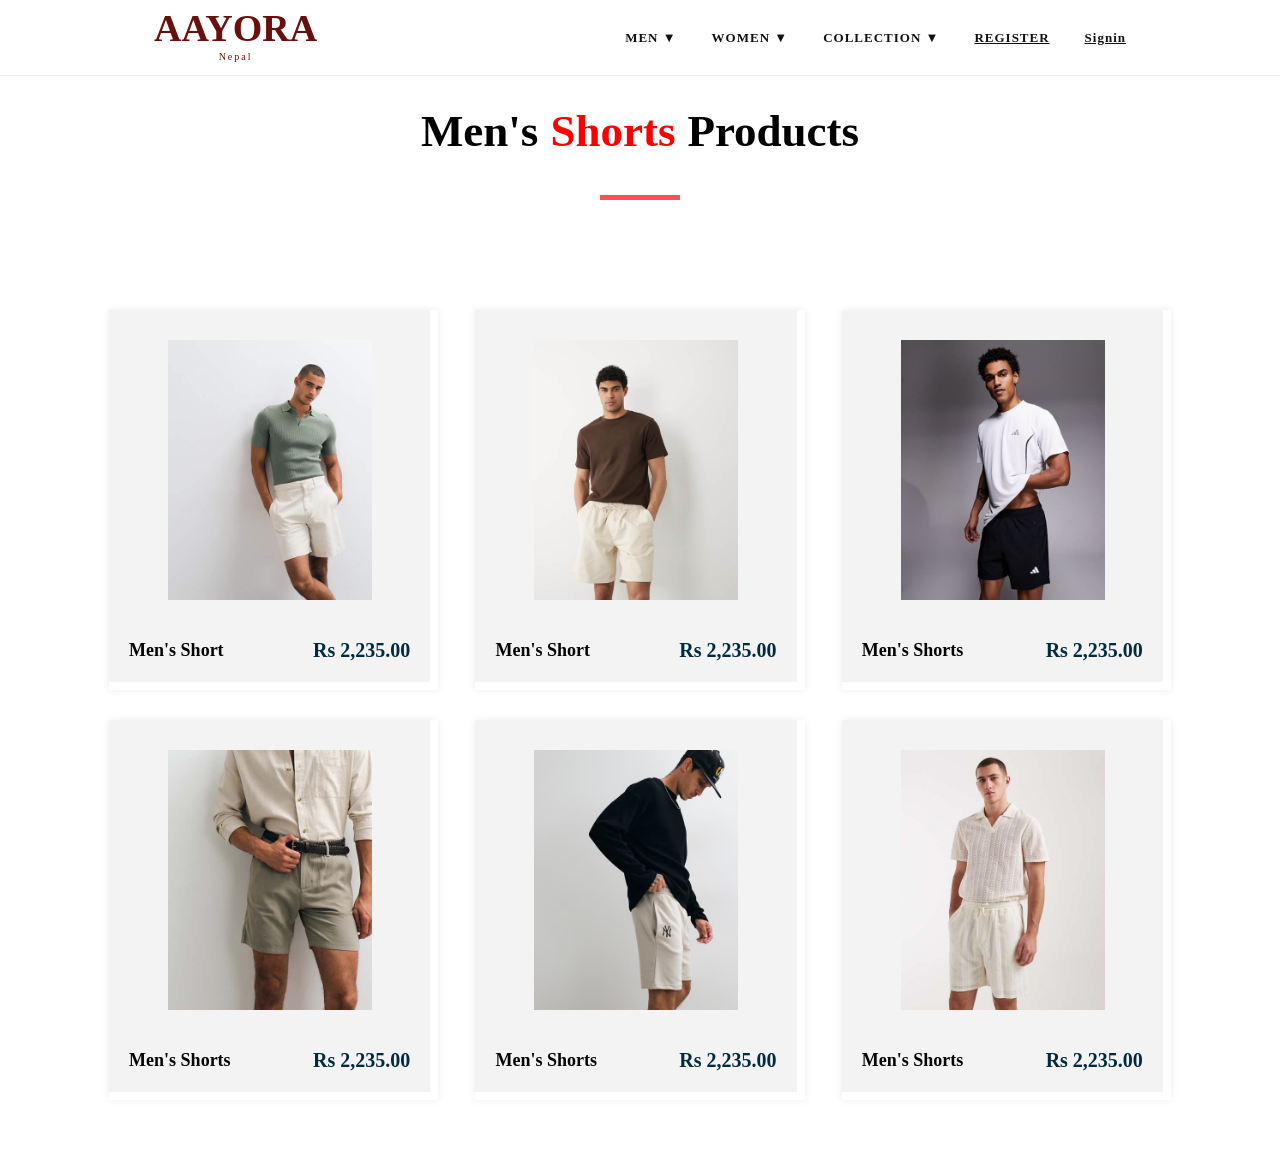
<file: shorts.html>
<!DOCTYPE html>
<html lang="en">

<head>
    <meta charset="UTF-8">
    <meta name="viewport" content="width=device-width, initial-scale=1.0">
    <title>Document</title>
    <link rel="stylesheet" href="shorts.css">

</head>

<body>

<div class="main-container">

        <header>
            
        <div class="logo"> <a href="index.html">
            <span>AAYORA</span>
            <small>Nepal</small>
        </div></a>

            <nav>
                <div class="subnav">
        <a href="#" class="subnavbtn"><b>MEN ▼</b></a>

        <div class="subnav-content">
            <a href="shirt.html">Shirt</a>
            <a href="tshirt.html">T-Shirt</a>
             <a href="shorts.html">Shorts</a>
            <a href="jacket.html">Jacket</a>
        </div>
        </div>

           <div class="subnav">

        <a href="#" class="subnavbtn"><b>WOMEN ▼</b></a>

        <div class="subnav-content">
            <a href="women.html">Tops</a>
            <a href="dress.html">Dresses</a>
             <a href="wshorts.html">Shorts</a>
            <a href="wjacket.html">Jacket</a>
        </div>

    </div>

    <!-- Collection Dropdown -->
    <div class="subnav">
        <a href="#" class="subnavbtn"><b>COLLECTION ▼</b></a>

        <div class="subnav-content">
            <a href="summer.html">Spring/Summer</a>
            <a href="winter.html">Autumn/Winter</a>
        </div>
    </div>

    <a href="register.html"><b>REGISTER </b></a>
    <a href="sign.html"><b>Signin</b></a>
</nav>
        </header>

    </div>


    <section id="fourth-container">
        <div class="fourth-content">
            <div class="start">
                <h1>Men's <span>Shorts</span> Products</h1>
            </div>

            <div class="line"></div>

        </div>
        <div id="product-container">
            <div class="subfourth box1">
                <div class="product">
                    <p>Men's Short</p>
                    <h2>Rs 2,235.00</h2>
                </div>
            </div>

            <div class="subfourth box2">
                <div class="product">
                    <p>Men's Short</p>
                    <h2>Rs 2,235.00</h2>
                </div>
            </div>

            <div class="subfourth box3">
                <div class="product">
                    <p>Men's Shorts</p>
                    <h2>Rs 2,235.00</h2>
                </div>
            </div>

            <div class="subfourth box4">
                <div class="product">
                    <p>Men's Shorts</p>
                    <h2>Rs 2,235.00</h2>
                </div>
            </div>

            <div class="subfourth box5">
                <div class="product">
                    <p>Men's Shorts</p>
                    <h2>Rs 2,235.00</h2>
                </div>
            </div>

            <div class="subfourth box6">
                <div class="product">
                    <p>Men's Shorts</p>
                    <h2>Rs 2,235.00</h2>
                </div>
            </div>

    </section>

</body>

</html>
</file>
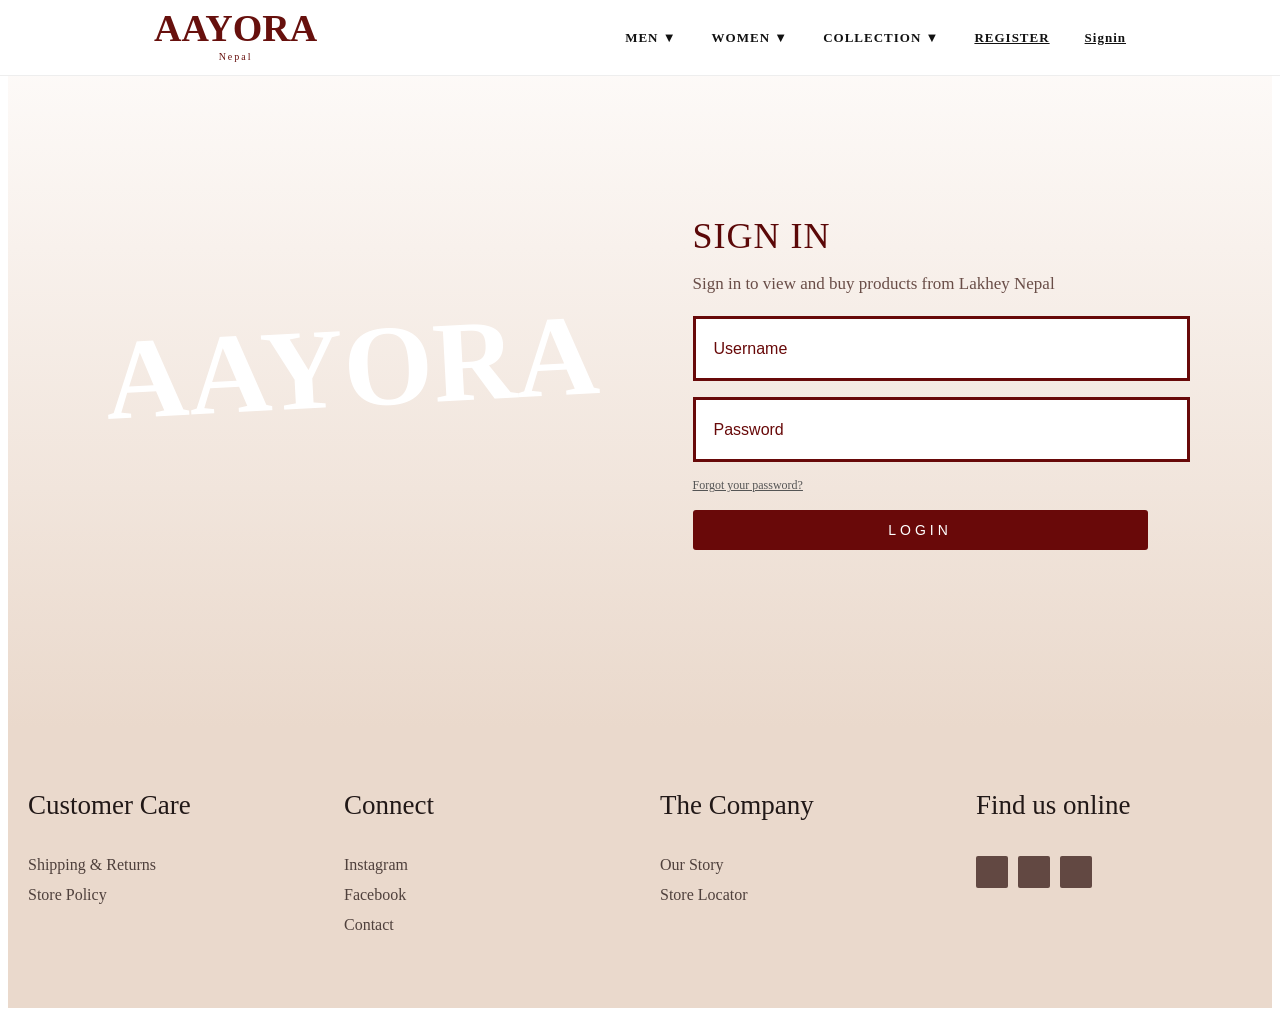
<file: sign.html>
<!DOCTYPE html>
<html lang="en">
<head>
    <meta charset="UTF-8">
    <meta name="viewport" content="width=device-width, initial-scale=1.0">

    <title>Login | AAYORA Nepal</title>

    <link rel="stylesheet" href="sign.css">

</head>

<body>

    <!-- NAVBAR -->
     

    <div class="main-container">

        <header>

            
        <div class="logo"> <a href="index.html">
            <span>AAYORA</span>
            <small>Nepal</small>
        </a></div>

            <nav>
                <div class="subnav">
        <a href="#" class="subnavbtn"><b>MEN ▼</b></a>

        <div class="subnav-content">
            <a href="shirt.html">Shirt</a>
            <a href="tshirt.html">T-Shirt</a>
             <a href="shorts.html">Shorts</a>
            <a href="jacket.html">Jacket</a>
        </div>
        </div>

           <div class="subnav">

        <a href="#" class="subnavbtn"><b>WOMEN ▼</b></a>

        <div class="subnav-content">
            <a href="women.html">Tops</a>
            <a href="dress.html">Dresses</a>
             <a href="wshorts.html">Shorts</a>
            <a href="wjacket.html">Jacket</a>
        </div>

    </div>

    <!-- Collection Dropdown -->
    <div class="subnav">
        <a href="#" class="subnavbtn"><b>COLLECTION ▼</b></a>

        <div class="subnav-content">
            <a href="summer.html">Spring/Summer</a>
            <a href="winter.html">Autumn/Winter</a>
        </div>
    </div>

    <a href="register.html"><b>REGISTER </b></a>
    <a href="sign.html"><b>Signin</b></a>
</nav>
        </header>

    </div>



    <!-- LOGIN SECTION  -->

    <section class="login-section">

        <!-- LEFT SIDE -->

        <div class="login-brand">
            <h1>AAYORA</h1>
        </div>


        <!-- RIGHT SIDE -->

        <div class="login-container">

            <h2>SIGN IN</h2>

            <p class="login-description">
                Sign in to view and buy products from Lakhey Nepal
            </p>

            <form>

                <input
                    type="text"
                    placeholder="Username"
                    required
                >

                <input
                    type="password"
                    placeholder="Password"
                    required
                >

                <a href="#" class="forgot">
                    Forgot your password?
                </a>

                <button type="submit">
                    LOGIN
                </button>

            </form>

        </div>

    </section>


    <!-- ================= FOOTER ================= -->

    <footer class="footer">

        <!-- CUSTOMER CARE -->

        <div class="footer-column">

            <h3>Customer Care</h3>

            <a href="#">Shipping & Returns</a>
            <a href="#">Store Policy</a>

        </div>


        <!-- CONNECT -->

        <div class="footer-column">

            <h3>Connect</h3>

            <a href="https://www.instagram.com/" target="_blank">Instagram</a>
            <a href="https://www.facebook.com/" target="_blank">Facebook</a>
            <a href="#fifth-container" target="_blank">Contact</a>

        </div>


        <!-- COMPANY -->

        <div class="footer-column">

            <h3>The Company</h3>

            <a href="#">Our Story</a>
            <a href="#">Store Locator</a>

        </div>


        <!-- SOCIAL MEDIA -->

        <div class="footer-column">

            <h3>Find us online</h3>

            <div class="social-icons">

                <a href="#">
                    <i class="fa-brands fa-facebook-f"></i>
                </a>

                <a href="#">
                    <i class="fa-brands fa-instagram"></i>
                </a>

                <a href="#">
                    <i class="fa-brands fa-youtube"></i>
                </a>

            </div>

        </div>

    </footer>

</body>
</html>
</file>
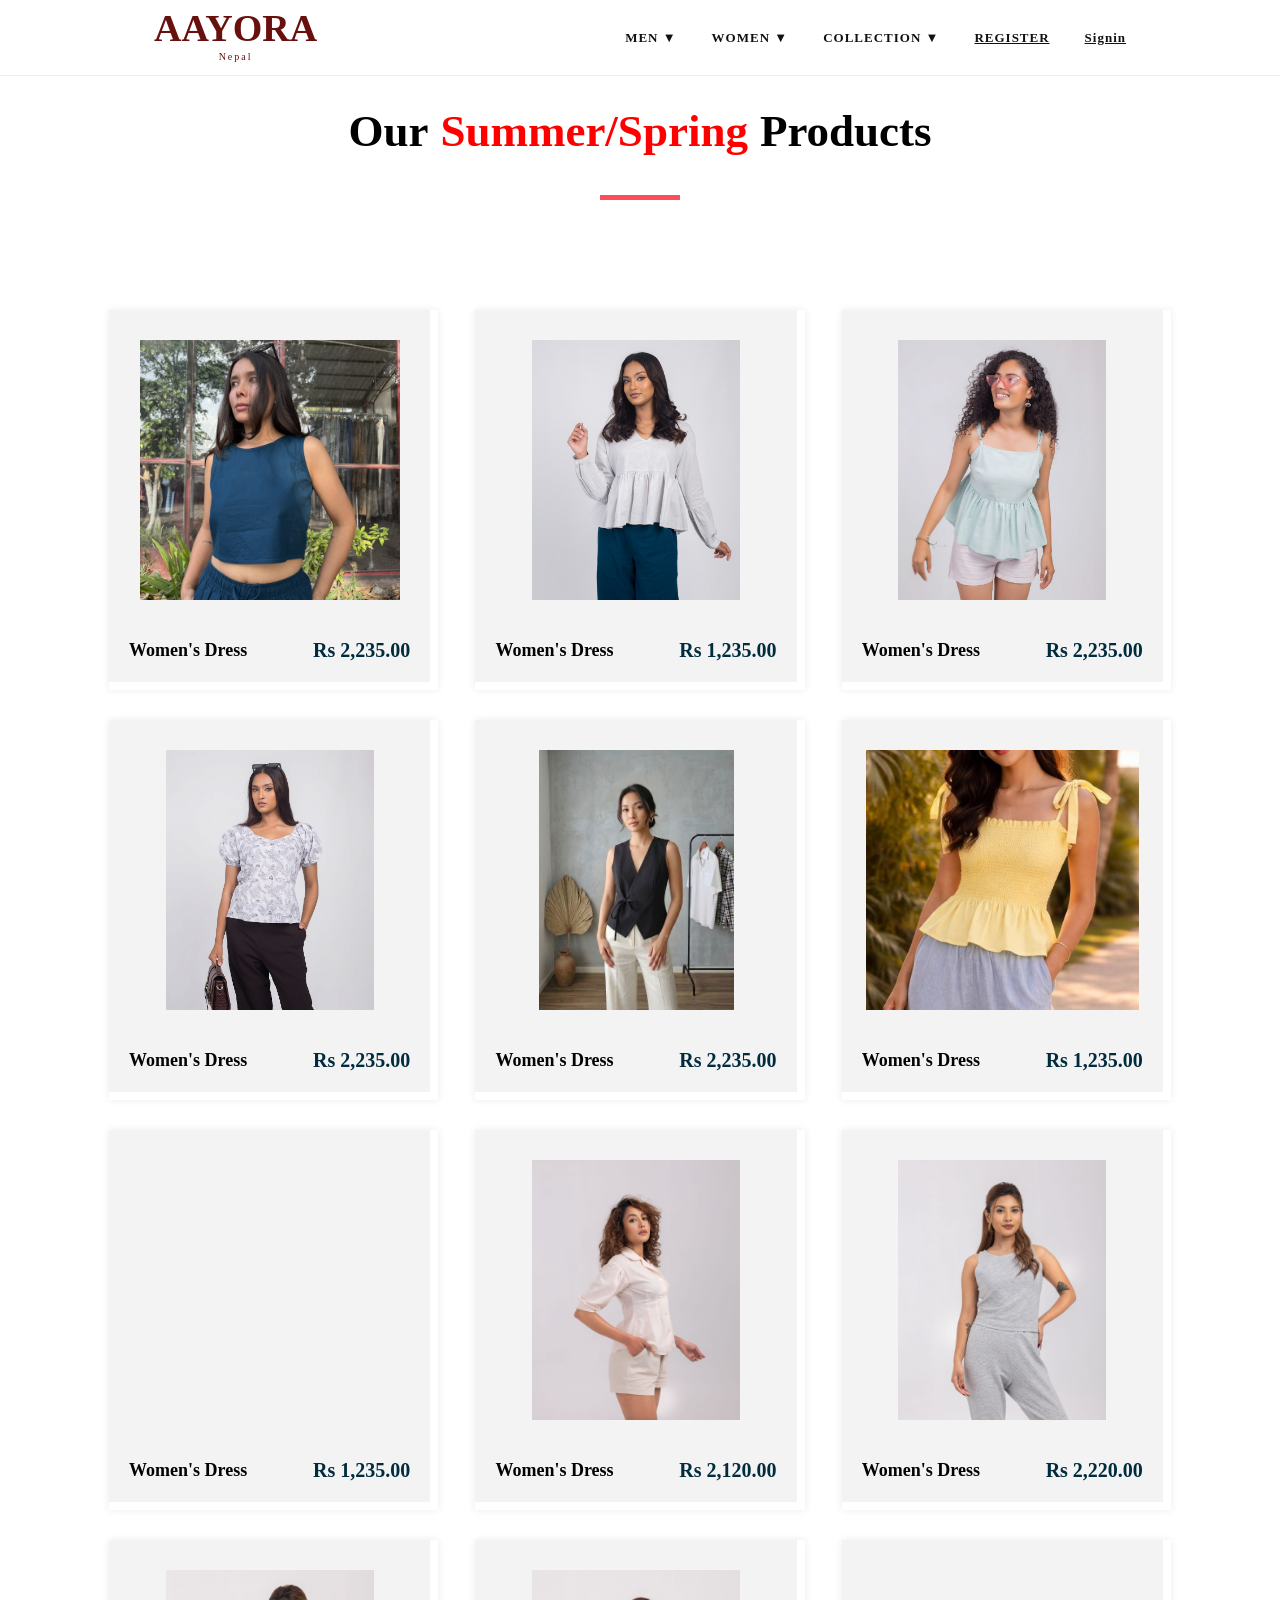
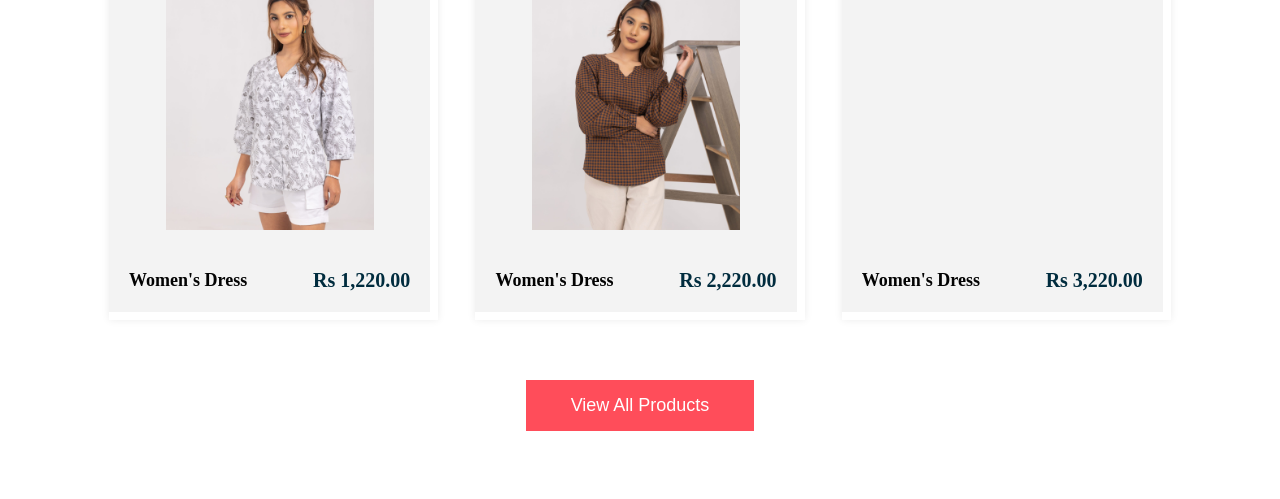
<file: summer.html>
<!DOCTYPE html>
<html lang="en">
<head>
    <meta charset="UTF-8">
    <meta name="viewport" content="width=device-width, initial-scale=1.0">
    <title>Document</title>
    <link rel="stylesheet" href="women.css">

</head>
<body>

    <div class="main-container">

        <header>

            
        <div class="logo"> <a href="index.html">
            <span>AAYORA</span>
            <small>Nepal</small>
        </div></a>

            <nav>
                <div class="subnav">
        <a href="#" class="subnavbtn"><b>MEN ▼</b></a>

        <div class="subnav-content">
            <a href="shirt.html">Shirt</a>
            <a href="tshirt.html">T-Shirt</a>
             <a href="shorts.html">Shorts</a>
            <a href="jacket.html">Jacket</a>
        </div>
        </div>

           <div class="subnav">

        <a href="#" class="subnavbtn"><b>WOMEN ▼</b></a>

        <div class="subnav-content">
            <a href="women.html">Tops</a>
            <a href="dress.html">Dresses</a>
             <a href="wshorts.html">Shorts</a>
            <a href="wjacket.html">Jacket</a>
        </div>

    </div>

    <!-- Collection Dropdown -->
    <div class="subnav">
        <a href="#" class="subnavbtn"><b>COLLECTION ▼</b></a>

        <div class="subnav-content">
            <a href="summer.html">Spring/Summer</a>
            <a href="winter.html">Autumn/Winter</a>
        </div>
    </div>

    <a href="register.html"><b>REGISTER </b></a>
    <a href="sign.html"><b>Signin</b></a>
</nav>
        </header>

    </div>

    
        <section id="fourth-container">
        <div class="fourth-content">
            <div class="start">
                <h1>Our <span>Summer/Spring</span>Products</h1>
            </div>

            <div class="line"></div>
            
        </div>
        <div id="product-container">
            <div class="subfourth box1">
                <div class="product">
                    <p>Women's Dress</p>
                    <h2>Rs 2,235.00</h2>
                </div>
            </div>

            <div class="subfourth box2">
                <div class="product">
                    <p>Women's Dress</p>
                    <h2>Rs 1,235.00</h2>
                </div>
            </div>

            <div class="subfourth box3">
                <div class="product">
                    <p>Women's Dress</p>
                    <h2>Rs 2,235.00</h2>
                </div>
            </div>

            <div class="subfourth box4">
                <div class="product">
                    <p>Women's Dress</p>
                    <h2>Rs 2,235.00</h2>
                </div>
            </div>

            <div class="subfourth box5">
                <div class="product">
                    <p>Women's Dress</p>
                    <h2>Rs 2,235.00</h2>
                </div>
            </div>

            <div class="subfourth box6">
                <div class="product">
                    <p>Women's Dress</p>
                    <h2>Rs 1,235.00</h2>
                </div>
            </div>

            <div class="subfourth box7">
                <div class="product">
                    <p>Women's Dress</p>
                    <h2>Rs 1,235.00</h2>
                </div>
            </div>

            <div class="subfourth box8">
                <div class="product">
                    <p>Women's Dress</p>
                    <h2>Rs 2,120.00</h2>
                </div>
            </div>

            <div class="subfourth box9">
                <div class="product">
                    <p>Women's Dress</p>
                    <h2>Rs 2,220.00</h2>
                </div>
            </div>

            <div class="subfourth box10">
                <div class="product">
                    <p>Women's Dress</p>
                    <h2>Rs 1,220.00</h2>
                </div>
            </div>

            <div class="subfourth box11">
                <div class="product">
                    <p>Women's Dress</p>
                    <h2>Rs 2,220.00</h2>
                </div>
            </div>

            <div class="subfourth box12">
                <div class="product">
                    <p>Women's Dress</p>
                    <h2>Rs 3,220.00</h2>
                    </div>
                
            </div>

            <div class="view-btn">
                <button>View All Products</button>
            </div>

    </section>

</body>
</html>
</file>
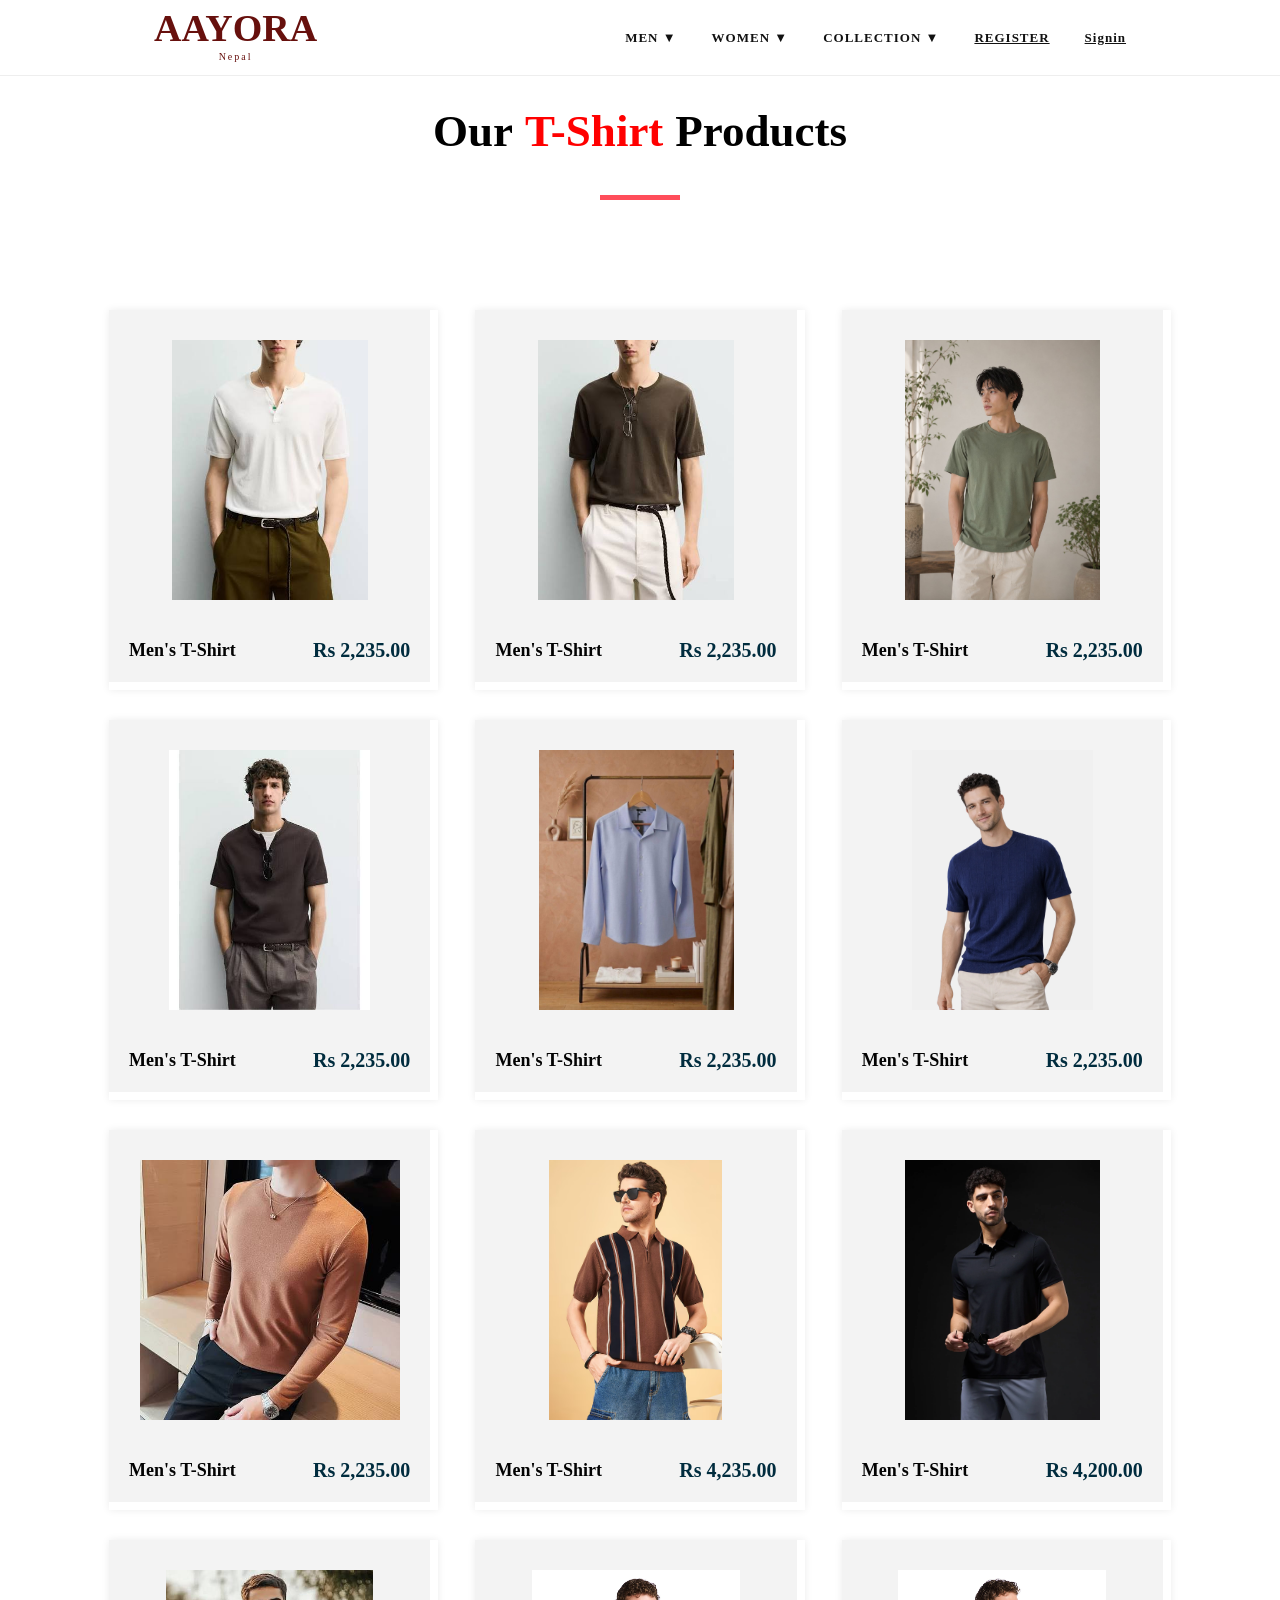
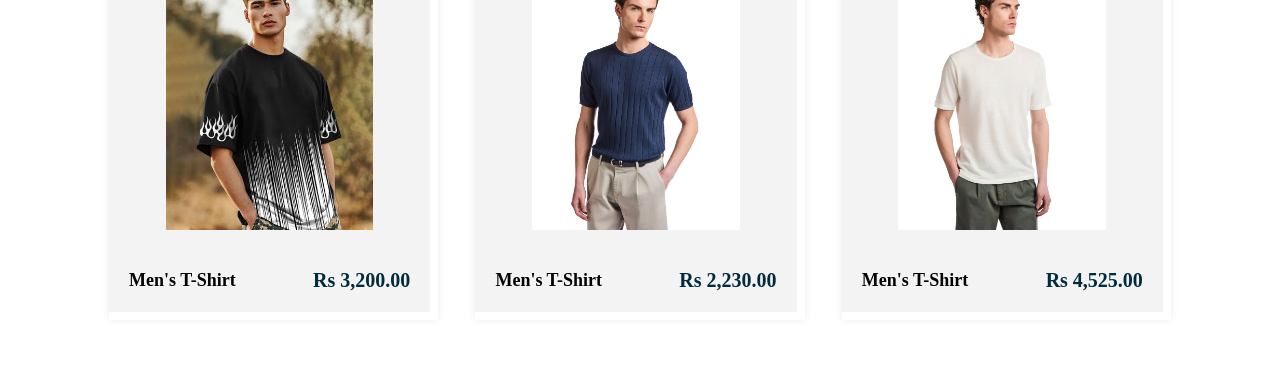
<file: tshirt.html>
<!DOCTYPE html>
<html lang="en">
<head>
    <meta charset="UTF-8">
    <meta name="viewport" content="width=device-width, initial-scale=1.0">
    <title>Document</title>
    <link rel="stylesheet" href="tshirt.css">

</head>
<body>

<div class="main-container">

        <header>

            
        <div class="logo"> <a href="index.html">
            <span>AAYORA</span>
            <small>Nepal</small>
        </div></a>

            <nav>
                <div class="subnav">
        <a href="#" class="subnavbtn"><b>MEN ▼</b></a>

        <div class="subnav-content">
            <a href="shirt.html">Shirt</a>
            <a href="tshirt.html">T-Shirt</a>
             <a href="shorts.html">Shorts</a>
            <a href="jacket.html">Jacket</a>
        </div>
        </div>

           <div class="subnav">

        <a href="#" class="subnavbtn"><b>WOMEN ▼</b></a>

        <div class="subnav-content">
            <a href="women.html">Tops</a>
            <a href="dress.html">Dresses</a>
             <a href="wshorts.html">Shorts</a>
            <a href="wjacket.html">Jacket</a>
        </div>

    </div>

    <!-- Collection Dropdown -->
    <div class="subnav">
        <a href="#" class="subnavbtn"><b>COLLECTION ▼</b></a>

        <div class="subnav-content">
            <a href="summer.html">Spring/Summer</a>
            <a href="winter.html">Autumn/Winter</a>
        </div>
    </div>

    <a href="register.html"><b>REGISTER </b></a>
    <a href="sign.html"><b>Signin</b></a>
</nav>
        </header>

    </div>


        <section id="fourth-container">
        <div class="fourth-content">
            <div class="start">
                <h1>Our <span>T-Shirt</span> Products</h1>
            </div>

            <div class="line"></div>
            
        </div>
        <div id="product-container">
            <div class="subfourth box1">
                <div class="product">
                    <p>Men's T-Shirt</p>
                    <h2>Rs 2,235.00</h2>
                </div>
            </div>

            <div class="subfourth box2">
                <div class="product">
                    <p>Men's T-Shirt</p>
                    <h2>Rs 2,235.00</h2>
                </div>
            </div>

            <div class="subfourth box3">
                <div class="product">
                    <p>Men's T-Shirt</p>
                    <h2>Rs 2,235.00</h2>
                </div>
            </div>

            <div class="subfourth box4">
                <div class="product">
                    <p>Men's T-Shirt</p>
                    <h2>Rs 2,235.00</h2>
                </div>
            </div>

            <div class="subfourth box5">
                <div class="product">
                    <p>Men's T-Shirt</p>
                    <h2>Rs 2,235.00</h2>
                </div>
            </div>

            <div class="subfourth box6">
                <div class="product">
                    <p>Men's T-Shirt</p>
                    <h2>Rs 2,235.00</h2>
                </div>
            </div>

            <div class="subfourth box7">
                <div class="product">
                    <p>Men's T-Shirt</p>
                    <h2>Rs 2,235.00</h2>
                </div>
            </div>

            <div class="subfourth box8">
                <div class="product">
                    <p>Men's T-Shirt</p>
                    <h2>Rs 4,235.00</h2>
                </div>
            </div>

            <div class="subfourth box9">
                <div class="product">
                    <p>Men's T-Shirt</p>
                    <h2>Rs 4,200.00</h2>
                </div>
            </div>

            <div class="subfourth box10">
                <div class="product">
                    <p>Men's T-Shirt</p>
                    <h2>Rs 3,200.00</h2>
                </div>
            </div>

            <div class="subfourth box11">
                <div class="product">
                    <p>Men's T-Shirt</p>
                    <h2>Rs 2,230.00</h2>
                </div>
            </div>

            <div class="subfourth box12">
                <div class="product">
                    <p>Men's T-Shirt</p>
                    <h2>Rs 4,525.00</h2>
                </div>
            </div>
            
    </section>

</body>
</html>
</file>
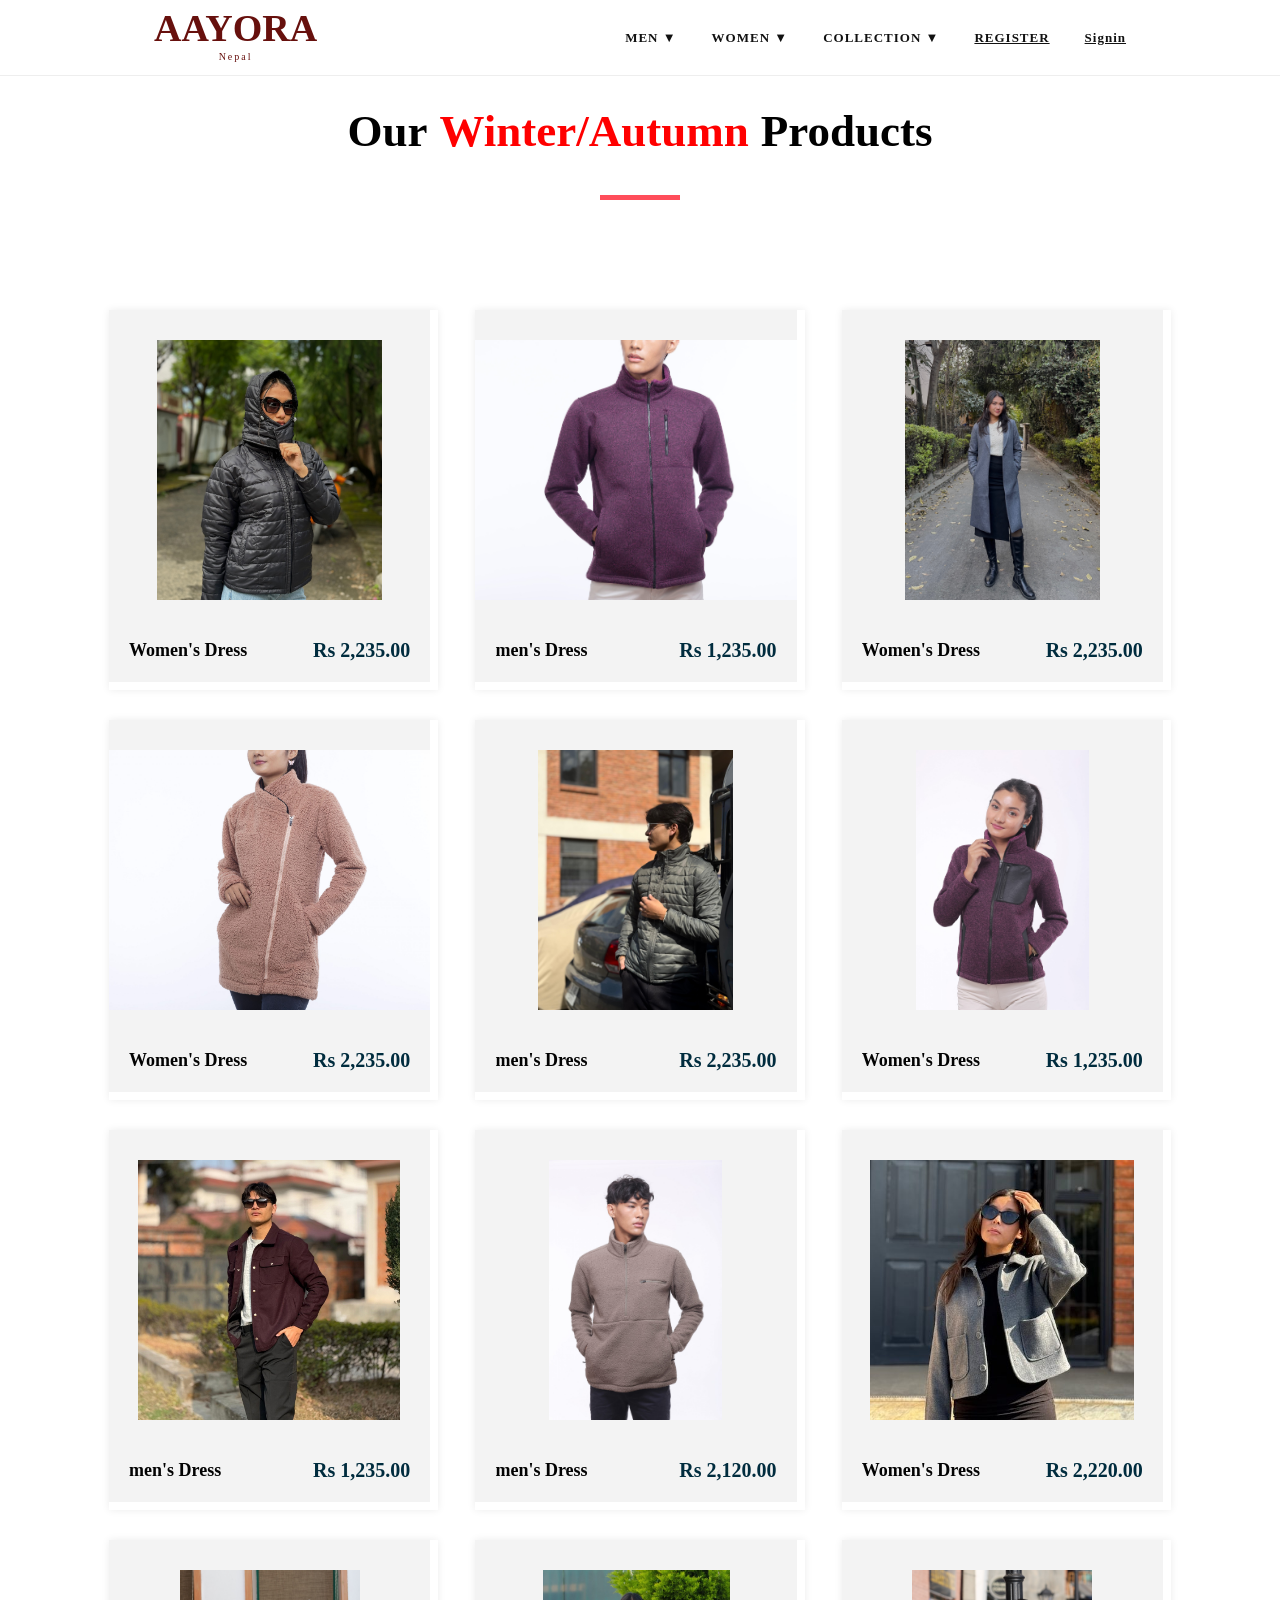
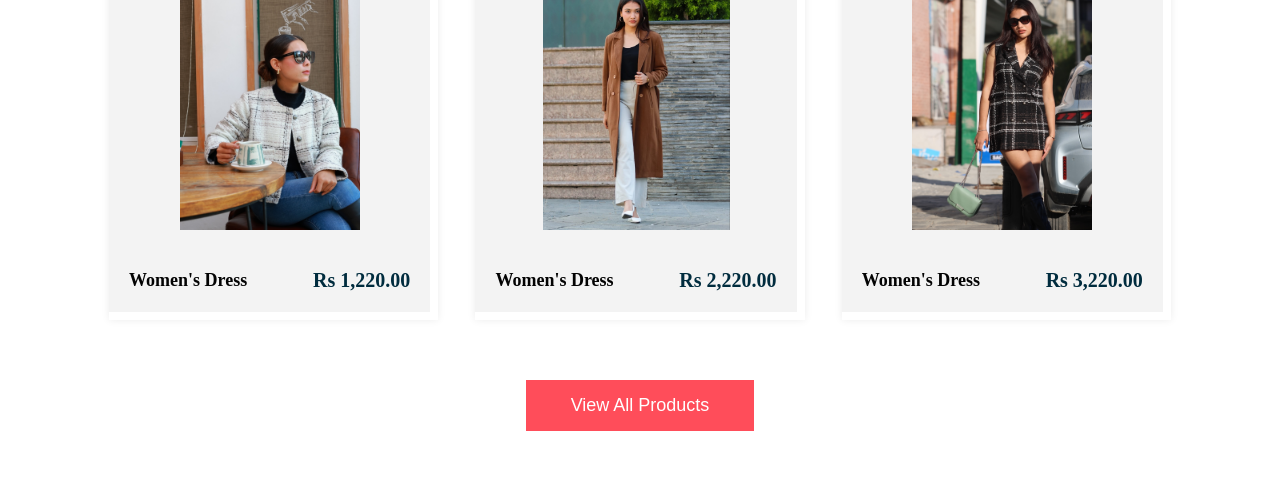
<file: winter.html>
<!DOCTYPE html>
<html lang="en">
<head>
    <meta charset="UTF-8">
    <meta name="viewport" content="width=device-width, initial-scale=1.0">
    <title>Document</title>
    <link rel="stylesheet" href="winter.css">

</head>
<body>

<div class="main-container">

        <header>

            
        <div class="logo"> <a href="index.html">
            <span>AAYORA</span>
            <small>Nepal</small>
        </div></a>

            <nav>
                <div class="subnav">
        <a href="#" class="subnavbtn"><b>MEN ▼</b></a>

        <div class="subnav-content">
            <a href="shirt.html">Shirt</a>
            <a href="tshirt.html">T-Shirt</a>
             <a href="shorts.html">Shorts</a>
            <a href="jacket.html">Jacket</a>
        </div>
        </div>

           <div class="subnav">

        <a href="#" class="subnavbtn"><b>WOMEN ▼</b></a>

        <div class="subnav-content">
            <a href="women.html">Tops</a>
            <a href="dress.html">Dresses</a>
             <a href="wshorts.html">Shorts</a>
            <a href="wjacket.html">Jacket</a>
        </div>

    </div>

    <!-- Collection Dropdown -->
    <div class="subnav">
        <a href="#" class="subnavbtn"><b>COLLECTION ▼</b></a>

        <div class="subnav-content">
            <a href="summer.html">Spring/Summer</a>
            <a href="winter.html">Autumn/Winter</a>
        </div>
    </div>

    <a href="register.html"><b>REGISTER </b></a>
    <a href="sign.html"><b>Signin</b></a>
</nav>
        </header>

    </div>


        <section id="fourth-container">
        <div class="fourth-content">
            <div class="start">
                <h1>Our<span>Winter/Autumn</span>Products</h1>
            </div>

            <div class="line"></div>
            
        </div>
        <div id="product-container">
            <div class="subfourth box1">
                <div class="product">
                    <p>Women's Dress</p>
                    <h2>Rs 2,235.00</h2>
                </div>
            </div>

            <div class="subfourth box2">
                <div class="product">
                    <p>men's Dress</p>
                    <h2>Rs 1,235.00</h2>
                </div>
            </div>

            <div class="subfourth box3">
                <div class="product">
                    <p>Women's Dress</p>
                    <h2>Rs 2,235.00</h2>
                </div>
            </div>

            <div class="subfourth box4">
                <div class="product">
                    <p>Women's Dress</p>
                    <h2>Rs 2,235.00</h2>
                </div>
            </div>

            <div class="subfourth box5">
                <div class="product">
                    <p>men's Dress</p>
                    <h2>Rs 2,235.00</h2>
                </div>
            </div>

            <div class="subfourth box6">
                <div class="product">
                    <p>Women's Dress</p>
                    <h2>Rs 1,235.00</h2>
                </div>
            </div>

            <div class="subfourth box7">
                <div class="product">
                    <p>men's Dress</p>
                    <h2>Rs 1,235.00</h2>
                </div>
            </div>

            <div class="subfourth box8">
                <div class="product">
                    <p>men's Dress</p>
                    <h2>Rs 2,120.00</h2>
                </div>
            </div>

            <div class="subfourth box9">
                <div class="product">
                    <p>Women's Dress</p>
                    <h2>Rs 2,220.00</h2>
                </div>
            </div>

            <div class="subfourth box10">
                <div class="product">
                    <p>Women's Dress</p>
                    <h2>Rs 1,220.00</h2>
                </div>
            </div>

            <div class="subfourth box11">
                <div class="product">
                    <p>Women's Dress</p>
                    <h2>Rs 2,220.00</h2>
                </div>
            </div>

            <div class="subfourth box12">
                <div class="product">
                    <p>Women's Dress</p>
                    <h2>Rs 3,220.00</h2>
                    </div>
                
            </div>

            <div class="view-btn">
                <button>View All Products</button>
            </div>

    </section>

</body>
</html>
</file>
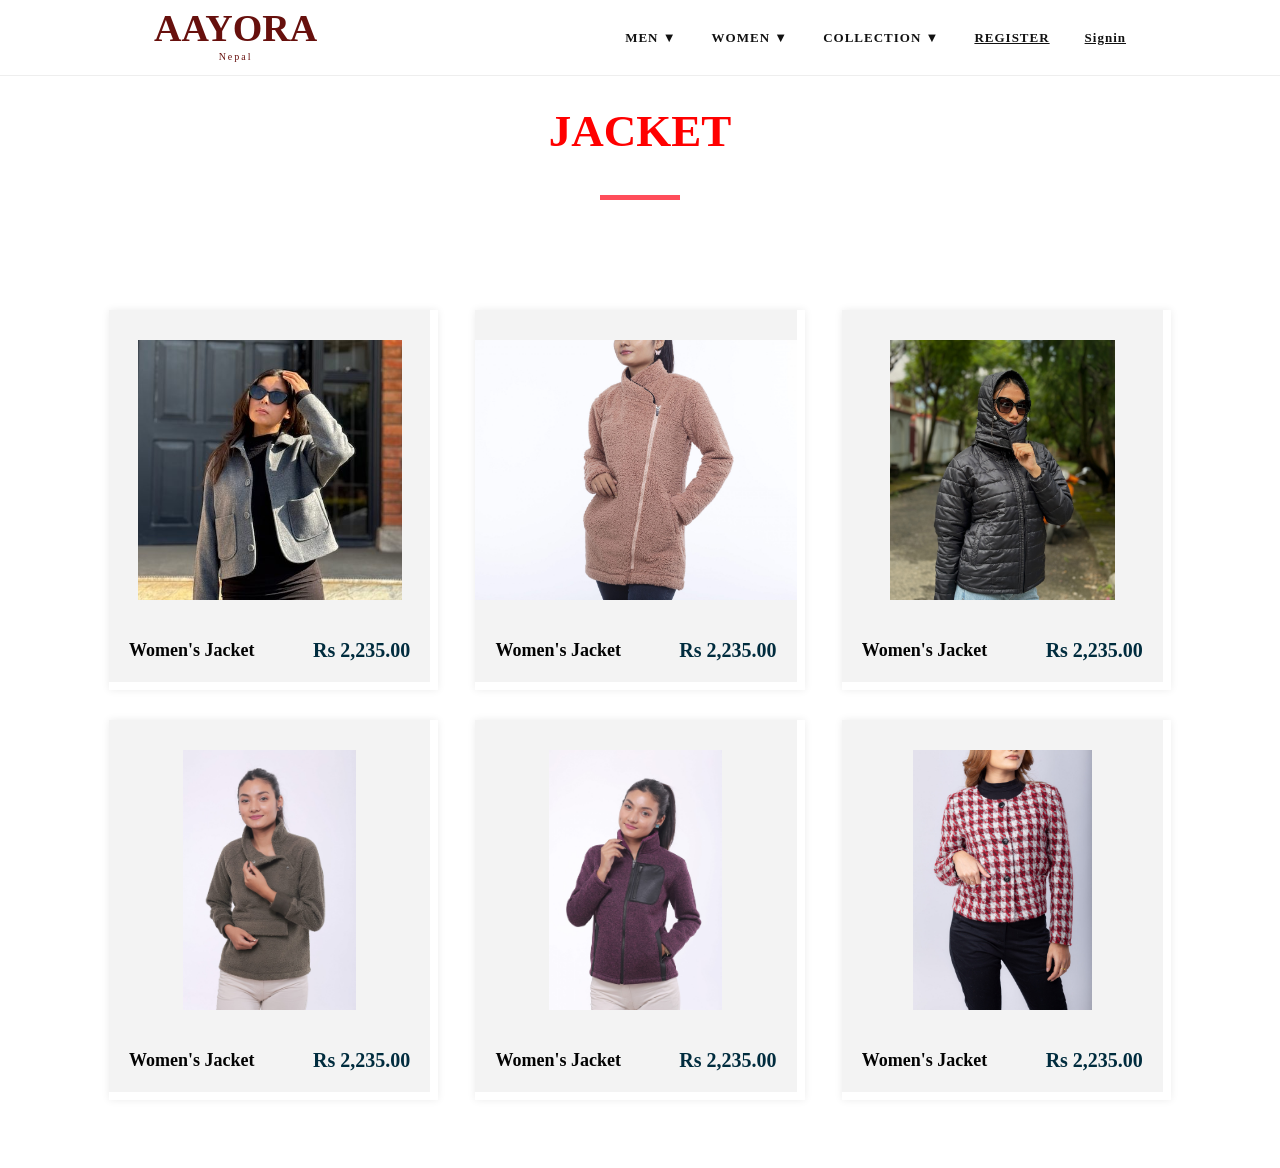
<file: wjacket.html>
<!DOCTYPE html>
<html lang="en">
<head>
    <meta charset="UTF-8">
    <meta name="viewport" content="width=device-width, initial-scale=1.0">
    <title>Document</title>
    <link rel="stylesheet" href="wj.css">

</head>
<body>

<div class="main-container">

        <header>

            
        <div class="logo"> <a href="index.html">
            <span>AAYORA</span>
            <small>Nepal</small>
        </div></a>

            <nav>
                <div class="subnav">
        <a href="#" class="subnavbtn"><b>MEN ▼</b></a>

        <div class="subnav-content">
            <a href="shirt.html">Shirt</a>
            <a href="tshirt.html">T-Shirt</a>
             <a href="shorts.html">Shorts</a>
            <a href="jacket.html">Jacket</a>
        </div>
        </div>

           <div class="subnav">

        <a href="#" class="subnavbtn"><b>WOMEN ▼</b></a>

        <div class="subnav-content">
            <a href="women.html">Tops</a>
            <a href="dress.html">Dresses</a>
             <a href="wshorts.html">Shorts</a>
            <a href="wjacket.html">Jacket</a>
        </div>

    </div>

    <!-- Collection Dropdown -->
    <div class="subnav">
        <a href="#" class="subnavbtn"><b>COLLECTION ▼</b></a>

        <div class="subnav-content">
            <a href="summer.html">Spring/Summer</a>
            <a href="winter.html">Autumn/Winter</a>
        </div>
    </div>

    <a href="register.html"><b>REGISTER </b></a>
    <a href="sign.html"><b>Signin</b></a>
</nav>
        </header>

    </div>


        <section id="fourth-container">
        <div class="fourth-content">
            <div class="start">
                <h1><span>JACKET</span> </h1>
            </div>

            <div class="line"></div>
            
        </div>
        <div id="product-container">
            <div class="subfourth box1">
                <div class="product">
                    <p>Women's Jacket</p>
                    <h2>Rs 2,235.00</h2>
                </div>
            </div>

            <div class="subfourth box2">
                <div class="product">
                    <p>Women's Jacket</p>
                    <h2>Rs 2,235.00</h2>
                </div>
            </div>

            <div class="subfourth box3">
                <div class="product">
                    <p>Women's Jacket</p>
                    <h2>Rs 2,235.00</h2>
                </div>
            </div>

            <div class="subfourth box4">
                <div class="product">
                    <p>Women's Jacket</p>
                    <h2>Rs 2,235.00</h2>
                </div>
            </div>

            <div class="subfourth box5">
                <div class="product">
                    <p>Women's Jacket</p>
                    <h2>Rs 2,235.00</h2>
                </div>
            </div>

            <div class="subfourth box6">
                <div class="product">
                    <p>Women's Jacket</p>
                    <h2>Rs 2,235.00</h2>
                </div>
            </div>

           
    </section>

</body>
</html>
</file>
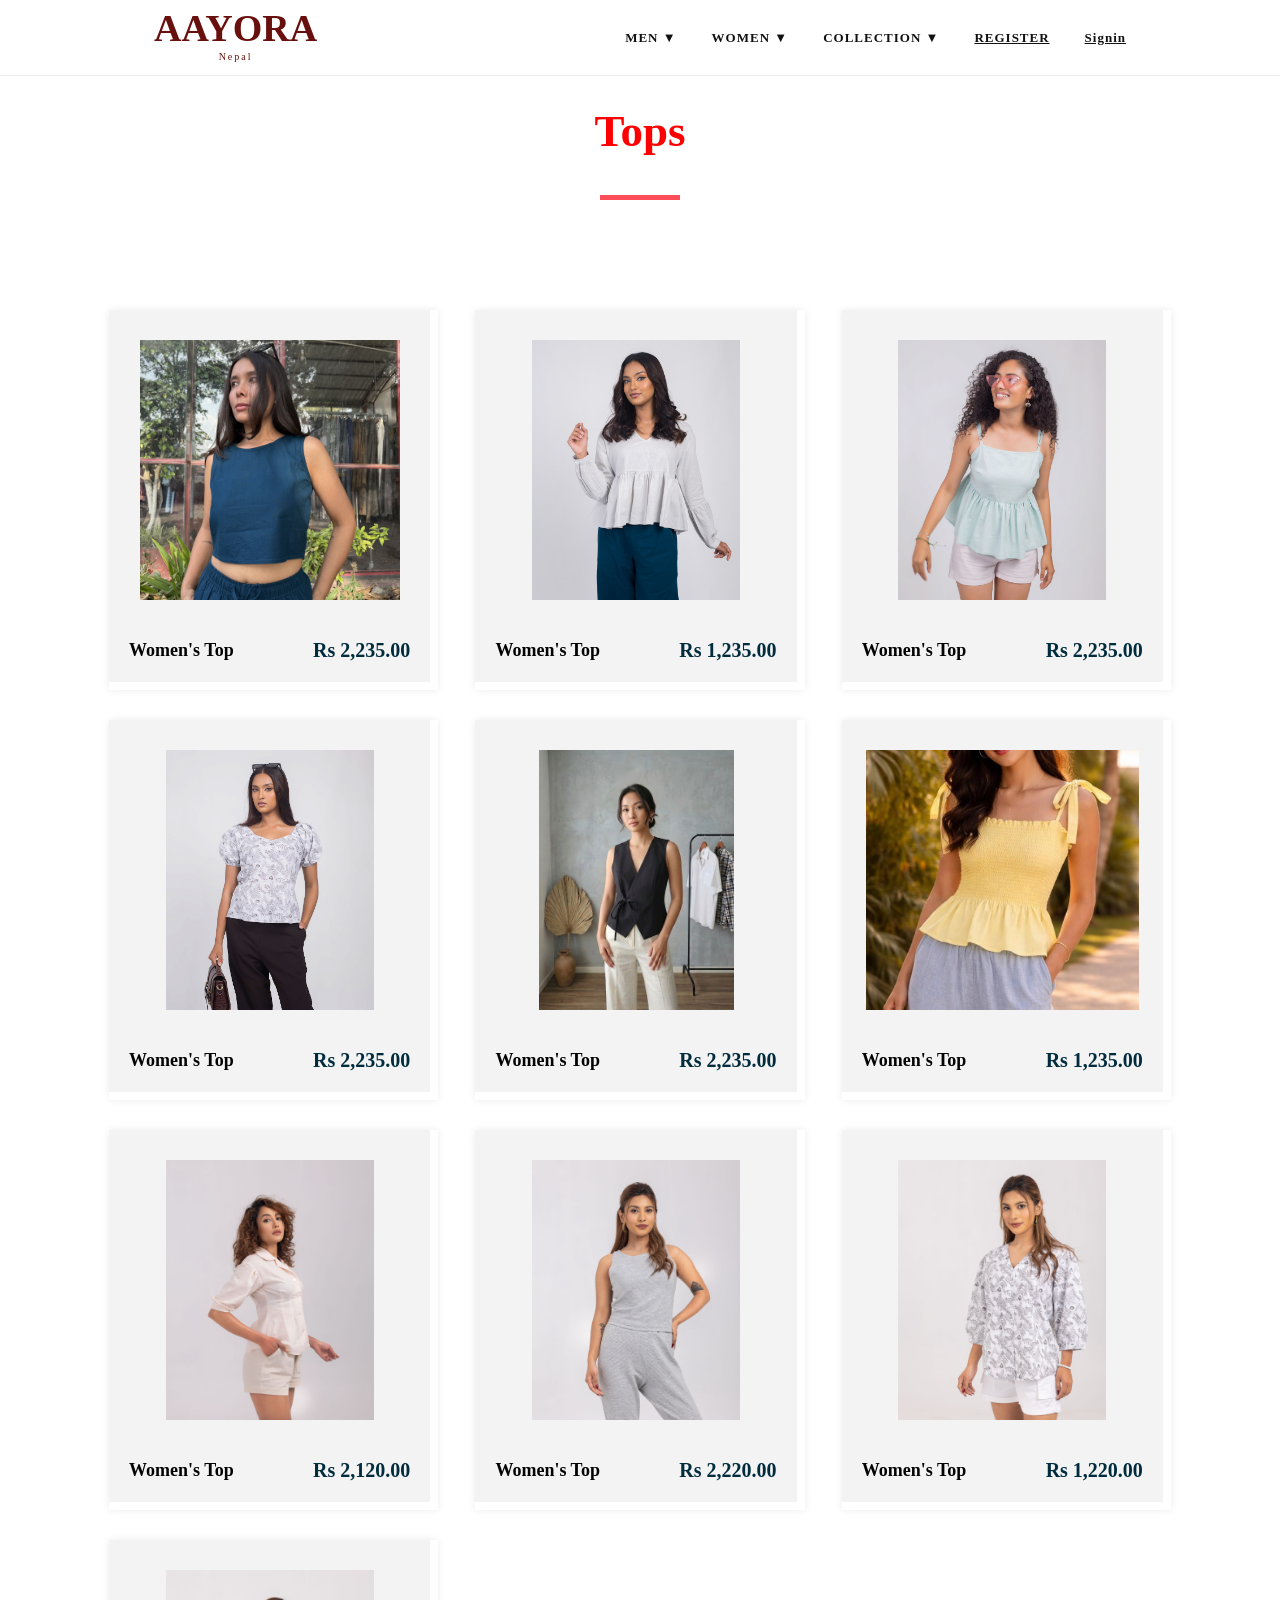
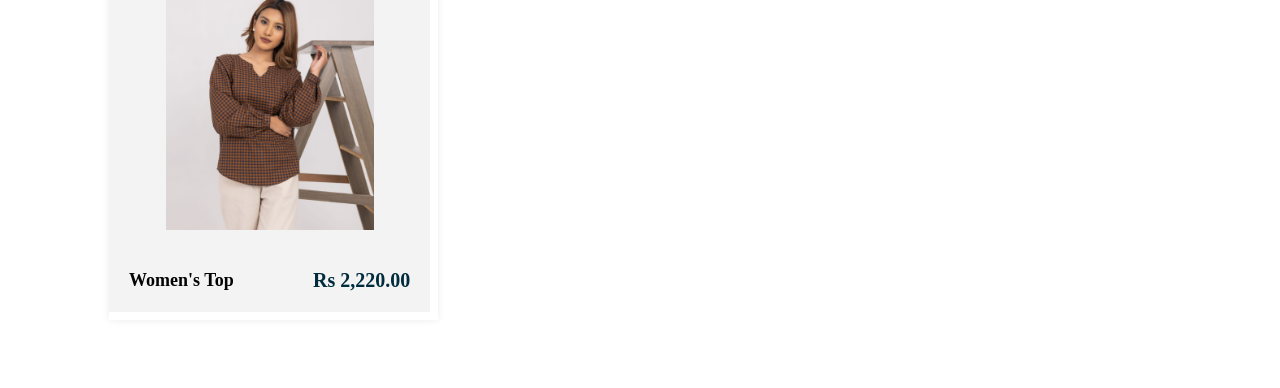
<file: women.html>
<!DOCTYPE html>
<html lang="en">
<head>
    <meta charset="UTF-8">
    <meta name="viewport" content="width=device-width, initial-scale=1.0">
    <title>Document</title>
    <link rel="stylesheet" href="women.css">

</head>
<body>

<div class="main-container">

        <header>

            
        <div class="logo"> <a href="index.html">
            <span>AAYORA</span>
            <small>Nepal</small>
        </div></a>

            <nav>
                <div class="subnav">
        <a href="#" class="subnavbtn"><b>MEN ▼</b></a>

        <div class="subnav-content">
            <a href="shirt.html">Shirt</a>
            <a href="tshirt.html">T-Shirt</a>
             <a href="shorts.html">Shorts</a>
            <a href="jacket.html">Jacket</a>
        </div>
        </div>

           <div class="subnav">

        <a href="#" class="subnavbtn"><b>WOMEN ▼</b></a>

        <div class="subnav-content">
            <a href="women.html">Tops</a>
            <a href="dress.html">Dresses</a>
             <a href="wshorts.html">Shorts</a>
            <a href="wjacket.html">Jacket</a>
        </div>

    </div>

    <!-- Collection Dropdown -->
    <div class="subnav">
        <a href="#" class="subnavbtn"><b>COLLECTION ▼</b></a>

        <div class="subnav-content">
            <a href="summer.html">Spring/Summer</a>
            <a href="winter.html">Autumn/Winter</a>
        </div>
    </div>

    <a href="register.html"><b>REGISTER </b></a>
    <a href="sign.html"><b>Signin</b></a>
</nav>
        </header>

    </div>


        <section id="fourth-container">
        <div class="fourth-content">
            <div class="start">
                <h1><span>Tops</span></h1>
            </div>

            <div class="line"></div>
            
        </div>
        <div id="product-container">
            <div class="subfourth box1">
                <div class="product">
                    <p>Women's Top</p>
                    <h2>Rs 2,235.00</h2>
                </div>
            </div>

            <div class="subfourth box2">
                <div class="product">
                    <p>Women's Top</p>
                    <h2>Rs 1,235.00</h2>
                </div>
            </div>

            <div class="subfourth box3">
                <div class="product">
                    <p>Women's Top</p>
                    <h2>Rs 2,235.00</h2>
                </div>
            </div>

            <div class="subfourth box4">
                <div class="product">
                    <p>Women's Top</p>
                    <h2>Rs 2,235.00</h2>
                </div>
            </div>

            <div class="subfourth box5">
                <div class="product">
                    <p>Women's Top</p>
                    <h2>Rs 2,235.00</h2>
                </div>
            </div>

            <div class="subfourth box6">
                <div class="product">
                    <p>Women's Top</p>
                    <h2>Rs 1,235.00</h2>
                </div>
            </div>

            <div class="subfourth box8">
                <div class="product">
                    <p>Women's Top</p>
                    <h2>Rs 2,120.00</h2>
                </div>
            </div>

            <div class="subfourth box9">
                <div class="product">
                    <p>Women's Top</p>
                    <h2>Rs 2,220.00</h2>
                </div>
            </div>

            <div class="subfourth box10">
                <div class="product">
                    <p>Women's Top</p>
                    <h2>Rs 1,220.00</h2>
                </div>
            </div>

            <div class="subfourth box11">
                <div class="product">
                    <p>Women's Top</p>
                    <h2>Rs 2,220.00</h2>
                </div>
            </div>
            </div>

    </section>

</body>
</html>
</file>
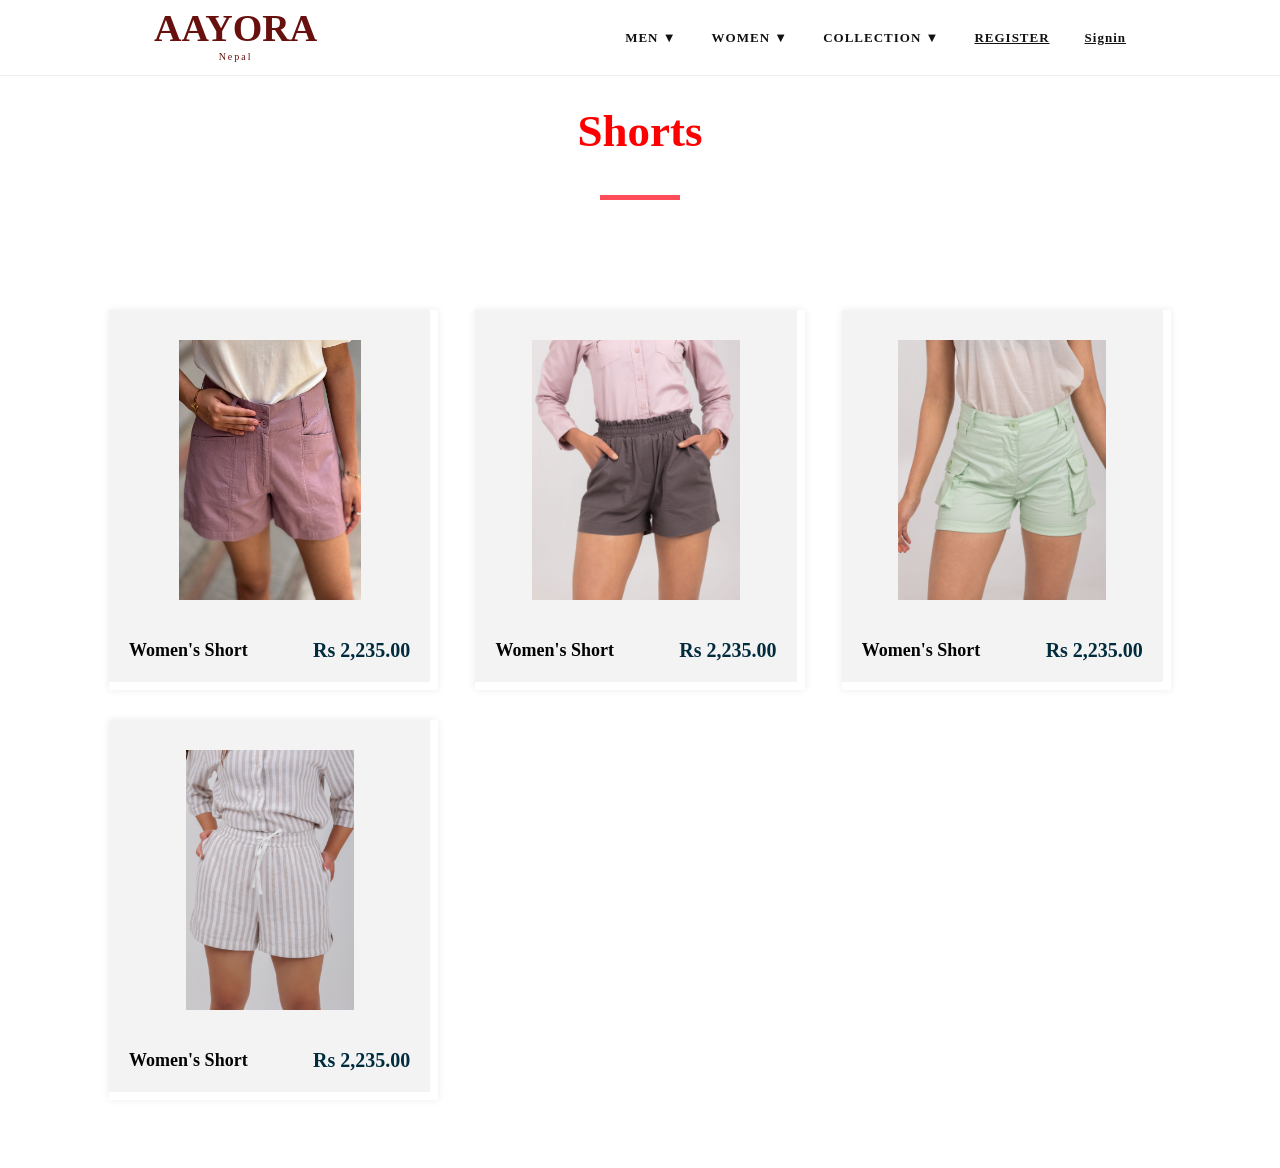
<file: wshorts.html>
<!DOCTYPE html>
<html lang="en">
<head>
    <meta charset="UTF-8">
    <meta name="viewport" content="width=device-width, initial-scale=1.0">
    <title>Document</title>
    <link rel="stylesheet" href="wshorts.css">

</head>
<body>

<div class="main-container">

        <header>

            
        <div class="logo"> <a href="index.html">
            <span>AAYORA</span>
            <small>Nepal</small>
        </div></a>

            <nav>
                <div class="subnav">
        <a href="#" class="subnavbtn"><b>MEN ▼</b></a>

        <div class="subnav-content">
            <a href="shirt.html">Shirt</a>
            <a href="tshirt.html">T-Shirt</a>
             <a href="shorts.html">Shorts</a>
            <a href="jacket.html">Jacket</a>
        </div>
        </div>

           <div class="subnav">

        <a href="#" class="subnavbtn"><b>WOMEN ▼</b></a>

        <div class="subnav-content">
            <a href="women.html">Tops</a>
            <a href="dress.html">Dresses</a>
             <a href="wshorts.html">Shorts</a>
            <a href="wjacket.html">Jacket</a>
        </div>

    </div>

    <!-- Collection Dropdown -->
    <div class="subnav">
        <a href="#" class="subnavbtn"><b>COLLECTION ▼</b></a>

        <div class="subnav-content">
            <a href="summer.html">Spring/Summer</a>
            <a href="winter.html">Autumn/Winter</a>
        </div>
    </div>

    <a href="register.html"><b>REGISTER </b></a>
    <a href="sign.html"><b>Signin</b></a>
</nav>
        </header>

    </div>


        <section id="fourth-container">
        <div class="fourth-content">
            <div class="start">
                <h1><span>Shorts</span> </h1>
            </div>

            <div class="line"></div>
            
        </div>
        <div id="product-container">
            <div class="subfourth box1">
                <div class="product">
                    <p>Women's Short</p>
                    <h2>Rs 2,235.00</h2>
                </div>
            </div>

            <div class="subfourth box2">
                <div class="product">
                    <p>Women's Short</p>
                    <h2>Rs 2,235.00</h2>
                </div>
            </div>

            <div class="subfourth box3">
                <div class="product">
                    <p>Women's Short</p>
                    <h2>Rs 2,235.00</h2>
                </div>
            </div>

            <div class="subfourth box4">
                <div class="product">
                    <p>Women's Short</p>
                    <h2>Rs 2,235.00</h2>
                </div>
            </div>

           
    </section>

</body>
</html>
</file>
<file: style.css>
* {
    margin: 0;
    padding: 0;
    box-sizing: border-box;
}

html {
    scroll-behavior: smooth;
}

.logo {
    color: #67100d;
    display: flex;
    flex-direction: column;
    align-items: center;
}

.logo span {
    font-family: cursive;
    font-size: 38px;
    font-weight: bold;
    line-height: 30px;
}

.logo small {
    font-size: 10px;
    letter-spacing: 2px;
    margin-top: 8px;
}

body {
    background-color: #fff;
    color: #111;
    font-family: Arial, Helvetica, sans-serif;
}

img {
    display: block;
    max-width: 100%;
}

a {
    text-decoration: none;
    color: inherit;
}

/* MAIN CONTAINER */

.main-container {
    width: 100%;
}

/* HEADER / NAVBAR */

header {
    position: fixed;

    top: 0;
    left: 0;

    width: 100%;
    height: 75px;

    display: flex;
    align-items: center;
    justify-content: space-around;

    background-color: rgba(255, 255, 255, 0.97);

    z-index: 1000;

    border-bottom: 1px solid #eeeeee;
}


/* LOGO */

.logo {
    display: flex;
    align-items: center;
    justify-content: center;
}

.logo img {
    width: 70px;
    height: auto;
}


/* NAVIGATION */

nav {
    display: flex;
    align-items: center;
    gap: 35px;
    /* overflow: hidden; */
}

nav a {

    position: relative;

    color: #111;

    font-size: 13px;
    letter-spacing: 1px;

    transition: 0.3s;
}

nav a:hover {
    color: #777;
}

nav a::after {
    position: absolute;
    left: 0;
    width: 0;
    height: 1px;
    background-color: #111;
    transition: 0.3s;
}

nav a:hover::after {
    width: 100%;
}

/* COLLECTION */
.subnav {
    position: relative;
    display: inline-block;
}

/* COLLECTION BUTTON */
.subnavbtn {
    color: #111;
    text-decoration: none;
    cursor: pointer;
    display: block;
}

/* DROPDOWN */
.subnav-content {
    display: none;
    position: absolute;

    top: 100%;       /* directly below Collection */
    left: 0;

    background-color: white;

    min-width: 180px;

    padding: 10px 0;

    box-shadow: 0 4px 10px rgba(0, 0, 0, 0.15);

    z-index: 9999;
}

/* DROPDOWN LINKS */
.subnav-content a {
    display: block;

    padding: 10px 18px;

    color: #111;

    text-decoration: none;

    font-size: 13px;

    white-space: nowrap;
}

/* HOVER EFFECT */
.subnav-content a:hover {
    background-color: #f5f5f5;
    color: #777;
}

/* SHOW DROPDOWN */
.subnav:hover .subnav-content {
    display: block;
}
/* GENERAL SECTION */

section {
    width: 100%;
}


/* HERO PAGE */

#hero-page {
    position: relative;

    width: 100%;

    margin-top: 90px;

    padding: 35px 0;

    /* background-color: #eee9dd; */

    overflow: hidden;
}


/* COMPLETE HERO IMAGE */

.himg {
    width: 100%;
    max-width: 1450px;
    padding: 10px 70px 18px 100px;

    margin: auto;
    margin: 18px auto;

    display: block;
}

.himg img {
    width: 100%;
    height: auto;

    display: block;

}


/* HERO MAIN OVERLAY */

#hero-page main {
    position: absolute;

    top: 0;
    left: 0;

    width: 100%;
    height: 100%;

    padding: 0;

    pointer-events: none;
}


/* SHOP MEN / SHOP WOMEN */

.button {
    position: absolute;

    left: 20.5%;
    top: 64.5%;

    display: flex;

    gap: 20px;

    pointer-events: auto;
}

.button button {
    min-width: 155px;

    padding: 15px 30px;

    border: none;

    background-color: white;

    color: #111;

    font-size: 15px;

    letter-spacing: 1px;

    cursor: pointer;

    transition: all 0.3s ease;
}

.button button:hover {
    background-color: #111;

    color: white;

    transform: translateY(-3px);

    box-shadow: 0 8px 20px rgba(0, 0, 0, 0.15);
}

   /* SECOND / COLLECTION SECTION */


#heroine-container {
    width: 100%;

    padding: 80px 7%;

    background-color: white;
}


/* IMAGE WRAPPER */

.bimg {
    width: 100%;

    display: flex;

    justify-content: center;

    align-items: flex-start;

    gap: 20px;
}


/* BIG IMAGE */

.big-img {
    width: 65%;
}

.big-img img {
    width: 100%;
    height: auto;

    object-fit: cover;
}


/* SMALL IMAGES */

.small-img {
    width: 34.5%;

    display: flex;

    flex-direction: column;

    gap: 20px;
}

.small-img img {
    width: 100%;
    height: auto;

    object-fit: cover;
}

   /* BESTSELLER SECTION */

#third-container {
    width: 100%;

    padding: 90px 7%;

    background-color: #fff;

    text-align: center;
}


/* BESTSELLER TITLE */

.best {
    text-align: center;
    margin-bottom: 70px;
}

.best h2 {
    font-family: Georgia, "Times New Roman", serif;

    font-size: 42px;

    font-weight: 400;

    letter-spacing: 1px;
}

/* .best::after {
    content: "";

    display: block;

    width: 45px;
    height: 1px;

    background-color: #111;

    margin: 20px auto 0;
} */


/* PRODUCT CONTAINER */

.container {
    width: 100%;

    display: grid;

    grid-template-columns: repeat(3, 1fr);

    gap: 35px;

    margin-top: 0;
}


/* PRODUCT */

.sub-box {
    width: 100%;

    height: auto;

    background: transparent;

    border-radius: 0;

    display: flex;

    flex-direction: column;

    justify-content: flex-start;

    align-items: center;

    color: #111;

    padding: 0;
}


/* PRODUCT IMAGE */

.sub-box img {
    width: 100%;

    height: 450px;

    object-fit: cover;

    margin-bottom: 25px;

    transition: transform 0.5s ease;
}

.sub-box:hover img {
    transform: scale(1.02);
}


/* PRODUCT NAME */

.sub-box h2 {
    width: 100%;

    font-size: 15px;

    font-weight: 500;

    letter-spacing: 0.5px;

    margin-bottom: 10px;
}


/* PRODUCT PRICE */

.sub-box p {
    width: 100%;

    text-align: center;

    line-height: 1.7;

    font-size: 14px;

    color: #555;
}

.sub-box del {
    color: #999;

    margin-right: 8px;
}

.sub-box mark {
    background: transparent;

    color: #c04c4c;

    font-weight: 500;
}

   /* MEN / WOMEN BUTTONS */

.tbutton {
    width: 100%;

    display: flex;

    justify-content: center;

    align-items: center;

    gap: 20px;

    padding: 70px 0 0;

    flex-direction: row;
}

.tbutton button {
    min-width: 150px;

    background-color: #222;

    color: white;

    border: none;

    padding: 16px 40px;

    font-size: 14px;

    letter-spacing: 1px;

    cursor: pointer;

    transition: all 0.3s ease;
}

.tbutton button:hover {
    background-color: white;

    color: #222;

    border: 1px solid #222;

    transform: translateY(-3px);
}

/* NEWSLETTER */

#fourth-container {
    width: 100%;

    margin-top: 50px;

    padding: 55px 8%;

    background-color: #1e1e1e;

    color: white;

    display: flex;

    flex-direction: row;

    align-items: center;

    justify-content: space-between;

    gap: 30px;
}


/* NEWSLETTER HEADING */

.four-container h1 {
    font-size: 22px;

    font-weight: 400;

    letter-spacing: 2px;

    margin: 0;
}


/* SIGNUP */

.signup-group {
    width: 55%;

    max-width: 650px;

    height: 55px;

    display: flex;
}


/* EMAIL */

#email {
    flex: 1;

    min-width: 0;

    font-size: 14px;

    padding: 0 20px;

    border: none;

    outline: none;

    background-color: white;

    color: #111;
}

#email::placeholder {
    color: #888;
}


/* SUBSCRIBE BUTTON */

.fourth-button {
    width: 150px;

    background-color: #c94b4b;

    color: white;

    border: none;

    padding: 0 25px;

    font-weight: 600;

    font-size: 13px;

    letter-spacing: 1px;

    cursor: pointer;

    transition: 0.3s;
}

.fourth-button:hover {
    background-color: #a63737;
}

   /* ABOUT US */

#fifth-container {
    width: 100%;

    height: auto;

    padding: 100px 8%;

    background-color: white;
}


/* ABOUT HEADING */

.five-container {
    display: flex;

    justify-content: flex-start;

    align-items: flex-start;

    flex-direction: column;

    margin-bottom: 35px;
}

.five-container h1 {
    font-family: Georgia, "Times New Roman", serif;

    font-size: 45px;

    font-weight: 400;
}


/* ABOUT CONTENT */

.fifth-content {
    width: 100%;

    max-width: 1100px;

    font-size: 17px;

    line-height: 1.8;

    color: #555;
}

.fifth-content p {
    margin-bottom: 20px;
}

.fifth-content b {
    color: #222;
}


/* LEARN MORE */

.fifth-button {
    display: flex;

    justify-content: flex-start;

    align-items: center;

    gap: 10px;

    width: auto;

    flex-direction: row;
}

.fifth-button button {
    background-color: #222;

    color: white;

    border: none;

    padding: 16px 40px;

    font-size: 14px;

    letter-spacing: 1px;

    cursor: pointer;

    transition: all 0.3s ease;
}

.fifth-button button:hover {
    background-color: white;

    color: #222;

    border: 1px solid #222;

    transform: translateY(-3px);
}


/* HORIZONTAL LINE */

#fifth-container hr {
    border: none;

    border-top: 1px solid #ddd;

    margin-top: 50px;
}

   /* FOOTER */

#footer {
    width: 100%;

    padding: 70px 8% 60px;

    background-color: #242222;

    display: grid;

    grid-template-columns: repeat(4, 1fr);

    gap: 40px;

    box-sizing: border-box;
}


/* FOOTER COLUMN */

.footer-column {
    flex: 1;

    display: flex;

    flex-direction: column;

    gap: 10px;
}


/* FOOTER TITLE */

.footer-column h3 {
    color: white;

    font-size: 14px;

    font-weight: 500;

    letter-spacing: 2px;

    margin: 0 0 15px;
}


/* FOOTER TEXT */

.footer-column p {
    margin: 0;
}


/* FOOTER LINKS */

.footer-column a {
    color: #cfcfcf;

    text-decoration: none;

    font-size: 14px;

    transition: 0.3s;
}

.footer-column a:hover {
    color: white;

    padding-left: 5px;
}


#sixth-container {
    width: 100%;

    padding: 25px 8%;

    background-color: #242222;

    border-top: 1px solid #4a4a4a;

    text-align: center;

    box-sizing: border-box;
}

#sixth-container p {
    color: #aaa;

    font-size: 13px;

    line-height: 1.7;

    margin: 8px 0;
}

/* TABLET RESPONSIVE */

@media (max-width: 1000px) {

    /* HEADER */

    header {
        padding: 0 25px;
    }

    nav {
        gap: 18px;
    }

    nav a {
        font-size: 11px;
    }


    /* HERO */

    .button {
        left: 20%;

        top: 64%;
    }

    .button button {
        min-width: 125px;

        padding: 13px 20px;

        font-size: 13px;
    }


    /* SECOND SECTION */

    #heroine-container {
        padding: 60px 5%;
    }

    .bimg {
        gap: 15px;
    }


    /* PRODUCTS */

    #third-container {
        padding: 70px 5%;
    }

    .container {
        gap: 20px;
    }

    .sub-box img {
        height: 350px;
    }


    /* NEWSLETTER */

    #fourth-container {
        padding: 45px 5%;
    }

    .signup-group {
        width: 50%;
    }


    /* ABOUT */

    #fifth-container {
        padding: 70px 5%;
    }


    /* FOOTER */

    #footer {
        padding: 60px 5%;
    }
}


/*  MOBILE */

@media (max-width: 700px) {

    /* HEADER */

    header {
        height: 65px;

        justify-content: center;
    }

    .logo img {
        width: 90px;
    }

    nav {
        display: none;
    }


    /* HERO */

    #hero-page {
        margin-top: 65px;
    }


    .button {
        left: 18%;

        top: 64%;

        gap: 8px;
    }

    .button button {
        min-width: 105px;

        padding: 10px 12px;

        font-size: 10px;

        letter-spacing: 0.5px;
    }


    /* SECOND SECTION */

    #heroine-container {
        padding: 50px 20px;
    }

    .bimg {
        flex-direction: column;

        gap: 15px;
    }

    .big-img {
        width: 100%;
    }

    .small-img {
        width: 100%;

        flex-direction: row;

        gap: 15px;
    }

    .small-img img {
        width: 50%;
    }


    /* BESTSELLER */

    #third-container {
        padding: 60px 20px;
    }

    .best {
        margin-bottom: 45px;
    }

    .best h2 {
        font-size: 32px;
    }

    .container {
        grid-template-columns: 1fr;

        gap: 50px;
    }

    .sub-box img {
        width: 100%;

        height: 450px;
    }

    .sub-box h2 {
        font-size: 14px;
    }


    /* BUTTONS */

    .tbutton {
        padding-top: 50px;
    }

    .tbutton button {
        min-width: 120px;

        padding: 14px 25px;

        font-size: 12px;
    }


    /* NEWSLETTER */

    #fourth-container {
        flex-direction: column;

        align-items: flex-start;

        padding: 50px 20px;
    }

    .four-container h1 {
        font-size: 20px;
    }

    .signup-group {
        width: 100%;

        height: auto;

        flex-direction: column;
    }

    #email {
        width: 100%;

        height: 55px;
    }

    .fourth-button {
        width: 100%;

        height: 55px;
    }


    /* ABOUT */

    #fifth-container {
        padding: 65px 20px;
    }

    .five-container h1 {
        font-size: 35px;
    }

    .fifth-content {
        font-size: 15px;
    }

    .fifth-button button {
        padding: 14px 30px;

        font-size: 12px;
    }


    /* FOOTER */

    #footer {
        grid-template-columns: repeat(2, 1fr);

        padding: 55px 20px;

        gap: 45px 20px;
    }

    .footer-column h3 {
        font-size: 13px;
    }

    .footer-column a {
        font-size: 13px;
    }


    /* COPYRIGHT */

    #sixth-container {
        padding: 20px;
    }

    #sixth-container p {
        font-size: 11px;
    }
}


/* VERY SMALL MOBILE */

@media (max-width: 400px) {

    .button {
        left: 15%;

        top: 64%;
    }

    .button button {
        min-width: 90px;

        padding: 9px 8px;

        font-size: 9px;
    }

    .small-img {
        flex-direction: column;
    }

    .small-img img {
        width: 100%;
    }

    .tbutton {
        gap: 10px;
    }

    .tbutton button {
        min-width: 105px;

        padding: 12px 15px;
    }

    #footer {
        grid-template-columns: 1fr;
    }
}
</file>
<file: dress.css>
.main-container {
    width: 100%;
}

/* HEADER / NAVBAR */

header {
    position: fixed;

    top: 0;
    left: 0;

    width: 100%;
    height: 75px;

    display: flex;
    align-items: center;
    justify-content: space-around;

    background-color: rgba(255, 255, 255, 0.97);

    z-index: 1000;

    border-bottom: 1px solid #eeeeee;
}


/* LOGO */

.logo {
    display: flex;
    align-items: center;
    justify-content: center;
}

.logo a {
    text-decoration: none;
    color: #67100d;
    display: flex;
    flex-direction: column;
    align-items: center;
}

.logo span {
    font-family: cursive;
    font-size: 38px;
    font-weight: bold;
    line-height: 30px;
}

.logo small {
    font-size: 10px;
    letter-spacing: 2px;
    margin-top: 8px;
}
/* NAVIGATION */

nav {
    display: flex;
    align-items: center;
    gap: 35px;
    /* overflow: hidden; */
}

nav a {

    position: relative;

    color: #111;

    font-size: 13px;
    letter-spacing: 1px;

    transition: 0.3s;
}

nav a:hover {
    color: #777;
}

nav a::after {
    position: absolute;
    left: 0;
    width: 0;
    height: 1px;
    background-color: #111;
    transition: 0.3s;
}

nav a:hover::after {
    width: 100%;
}

/* COLLECTION */
.subnav {
    position: relative;
    display: inline-block;
}

/* COLLECTION BUTTON */
.subnavbtn {
    color: #111;
    text-decoration: none;
    cursor: pointer;
    display: block;
}

/* DROPDOWN */
.subnav-content {
    display: none;
    position: absolute;

    top: 100%;       /* directly below Collection */
    left: 0;

    background-color: white;

    min-width: 180px;

    padding: 10px 0;

    box-shadow: 0 4px 10px rgba(0, 0, 0, 0.15);

    z-index: 9999;
}

/* DROPDOWN LINKS */
.subnav-content a {
    display: block;

    padding: 10px 18px;

    color: #111;

    text-decoration: none;

    font-size: 13px;

    white-space: nowrap;
}

/* HOVER EFFECT */
.subnav-content a:hover {
    background-color: #f5f5f5;
    color: #777;
}

/* SHOW DROPDOWN */
.subnav:hover .subnav-content {
    display: block;
}
/*fourth container*/
#fourth-container {
    display: flex;
    flex-direction: column;
    width: 100%;
    padding: 60px 8%;
    background-color: #ffffff;
    justify-content: center;
    align-items: center;
    gap: 40px;
    box-sizing: border-box;
}

.start {
    font-size: 30px;
}

.line {
    width: 80px;
    height: 5px;
    background: #ff4d5a;
    margin: 15px auto 70px;
}

.fourth-content {
    width: 100%;
    text-align: center;
}

.fourth-content div h1 {
    display: flex;
    gap: 12px;
    font-weight: 700;
    justify-content: center;
    align-items: center;
}

.fourth-content div h1 span {
    color: red;
}

#product-container {
    justify-content: center;
    display: flex;
    flex-wrap: wrap;
    justify-content: space-between;
    gap: 30px;
}

.subfourth {
    display: flex;
    width: 31%;
    height: 380px;
    background: #f3f3f3;

    border: 3px solid #ddd;
    /* border-radius: 4px; */
    padding: 25px 20px;

    box-shadow: 0 0 8px rgba(0, 0, 0, 0.08);
    border-bottom: 8px solid white;
    border-right: 8px solid white;
    border-left: none;
    border-top: none;

    background-repeat: no-repeat;
    background-position: center 15px;
    background-size: 200px;

    padding: 210px 20px 20px;
    box-sizing: border-box;

    flex-direction: column;
    justify-content: flex-end;
    /* align-items: center; */


}

.product {
    display: flex;
    align-items: center;
    justify-content: space-between;
}

.subfourth p {
    font-size: 18px;
    font-weight: 600;

    color: #030303;
    justify-content: space-between;
    margin: 0;
}

.subfourth h2 {
    font-size: 20px;
    color: #002c3e;
    font-weight: 700;
    margin: 0;
}

/* Images */
.box1 {
    background-image: url('assets/d\ \(1\).jpeg');
    background-repeat: no-repeat;
    background-position: center 30px;
    background-size: auto 260px;
}

.box2 {
    background-image: url('assets/d\ \(1\).jpg');
    background-repeat: no-repeat;
    background-position: center 30px;
    background-size: auto 260px;
}

.box3 {
    background-image: url('assets/d\ \(1\).png');
    background-repeat: no-repeat;
    background-position: center 30px;
    background-size: auto 260px;
}

.box4 {
    background-image: url('assets/d\ \(2\).jpeg');
    background-repeat: no-repeat;
    background-position: center 30px;
    background-size: auto 260px;
}

.box5 {
    background-image: url('assets/d\ \(3\).jpeg');
    background-repeat: no-repeat;
    background-position: center 30px;
    background-size: auto 260px;
}

.box6 {
    background-image: url('assets/d\ \(5\).jpg');
    background-repeat: no-repeat;
    background-position: center 30px;
    background-size: auto 260px;
}

.view-btn {
    width: 100%;
    display: flex;
    justify-content: center;
    margin-top: 30px;
}

.view-btn button {
    background: #ff4d5a;
    color: white;
    border: none;
    padding: 15px 45px;
    font-size: 18px;
    cursor: pointer;
}

.view-btn button:hover {
    background-color: #6f9bb7;
    transform: translateY(-3px);
    box-shadow: 0 8px 20px #d8efa64d;
}

@media (max-width: 700px) {

    header {
        height: 65px;
        padding: 0 15px;
    }

    .logo span {
        font-size: 28px;
        line-height: 25px;
    }

    .logo small {
        font-size: 8px;
        margin-top: 5px;
    }

    nav {
        gap: 10px;
    }

    nav a {
        font-size: 9px;
    }

    #fourth-container {
        padding: 95px 15px 30px;
        gap: 15px;
    }

    .fourth-content div h1 {
        font-size: 22px;
    }

    .line {
        width: 55px;
        height: 4px;
        margin: 10px auto 30px;
    }

    /* PRODUCTS */
    #product-container {
        width: 100%;
        display: grid;
        grid-template-columns: 1fr 1fr;
        gap: 12px;
    }

    /* SMALLER PRODUCT BOX */
    .subfourth {
        width: 100%;
        height: 240px;
        padding: 145px 10px 10px;
        background-size: auto 140px;
        background-position: center 10px;
    }

    .product {
        flex-direction: column;
        align-items: flex-start;
        gap: 3px;
    }

    .subfourth p {
        font-size: 12px;
    }

    .subfourth h2 {
        font-size: 13px;
    }
}


/* VERY SMALL PHONES */
@media (max-width: 450px) {

    .logo span {
        font-size: 22px;
    }

    .logo small {
        font-size: 7px;
    }

    nav {
        gap: 5px;
    }

    nav a {
        font-size: 7px;
    }

    #fourth-container {
        padding: 85px 10px 25px;
    }

    .fourth-content div h1 {
        font-size: 19px;
    }

    #product-container {
        grid-template-columns: 1fr 1fr;
        gap: 10px;
    }

    /* EVEN SMALLER */
    .subfourth {
        height: 210px;
        padding: 125px 8px 8px;
        background-size: auto 120px;
        background-position: center 8px;
    }

    .subfourth p {
        font-size: 11px;
    }

    .subfourth h2 {
        font-size: 12px;
    }
}
</file>
<file: jac.css>
.main-container {
    width: 100%;
}

/* HEADER / NAVBAR */

header {
    position: fixed;

    top: 0;
    left: 0;

    width: 100%;
    height: 75px;

    display: flex;
    align-items: center;
    justify-content: space-around;

    background-color: rgba(255, 255, 255, 0.97);

    z-index: 1000;

    border-bottom: 1px solid #eeeeee;
}


/* LOGO */

.logo {
    display: flex;
    align-items: center;
    justify-content: center;
}

.logo a {
    text-decoration: none;
    color: #67100d;
    display: flex;
    flex-direction: column;
    align-items: center;
}

.logo span {
    font-family: cursive;
    font-size: 38px;
    font-weight: bold;
    line-height: 30px;
}

.logo small {
    font-size: 10px;
    letter-spacing: 2px;
    margin-top: 8px;
}

/* NAVIGATION */

nav {
    display: flex;
    align-items: center;
    gap: 35px;
    /* overflow: hidden; */
}

nav a {

    position: relative;

    color: #111;

    font-size: 13px;
    letter-spacing: 1px;

    transition: 0.3s;
}

nav a:hover {
    color: #777;
}

nav a::after {
    position: absolute;
    left: 0;
    width: 0;
    height: 1px;
    background-color: #111;
    transition: 0.3s;
}

nav a:hover::after {
    width: 100%;
}

/* COLLECTION */
.subnav {
    position: relative;
    display: inline-block;
}

/* COLLECTION BUTTON */
.subnavbtn {
    color: #111;
    text-decoration: none;
    cursor: pointer;
    display: block;
}

/* DROPDOWN */
.subnav-content {
    display: none;
    position: absolute;

    top: 100%;       /* directly below Collection */
    left: 0;

    background-color: white;

    min-width: 180px;

    padding: 10px 0;

    box-shadow: 0 4px 10px rgba(0, 0, 0, 0.15);

    z-index: 9999;
}

/* DROPDOWN LINKS */
.subnav-content a {
    display: block;

    padding: 10px 18px;

    color: #111;

    text-decoration: none;

    font-size: 13px;

    white-space: nowrap;
}

/* HOVER EFFECT */
.subnav-content a:hover {
    background-color: #f5f5f5;
    color: #777;
}

/* SHOW DROPDOWN */
.subnav:hover .subnav-content {
    display: block;
}

/*fourth container*/
#fourth-container {
    display: flex;
    flex-direction: column;
    width: 100%;
    padding: 60px 8%;
    background-color: #ffffff;
    justify-content: center;
    align-items: center;
    gap: 40px;
    box-sizing: border-box;
}

.start {
    font-size: 30px;
}

.line {
    width: 80px;
    height: 5px;
    background: #ff4d5a;
    margin: 15px auto 70px;
}

.fourth-content {
    width: 100%;
    text-align: center;
}

.fourth-content div h1 {
    display: flex;
    gap: 12px;
    font-weight: 700;
    justify-content: center;
    align-items: center;
}

.fourth-content div h1 span {
    color: red;
}

#product-container {
    justify-content: center;
    display: flex;
    flex-wrap: wrap;
    justify-content: space-between;
    gap: 30px;
}

.subfourth {
    display: flex;
    width: 31%;
    height: 380px;
    background: #f3f3f3;

    border: 3px solid #ddd;
    /* border-radius: 4px; */
    padding: 25px 20px;

    box-shadow: 0 0 8px rgba(0, 0, 0, 0.08);
    border-bottom: 8px solid white;
    border-right: 8px solid white;
    border-left: none;
    border-top: none;

    background-repeat: no-repeat;
    background-position: center 15px;
    background-size: 200px;

    padding: 210px 20px 20px;
    box-sizing: border-box;

    flex-direction: column;
    justify-content: flex-end;
    /* align-items: center; */


}

.product {
    display: flex;
    align-items: center;
    justify-content: space-between;
}

.subfourth p {
    font-size: 18px;
    font-weight: 600;

    color: #030303;
    justify-content: space-between;
    margin: 0;
}

.subfourth h2 {
    font-size: 20px;
    color: #002c3e;
    font-weight: 700;
    margin: 0;
}

/* Images */
.box1 {
    background-image: url('assets/j\ \(1\).jpeg');
    background-repeat: no-repeat;
    background-position: center 30px;
    background-size: auto 260px;
}

.box2 {
    background-image: url('assets/j\ \(2\).jpeg');
    background-repeat: no-repeat;
    background-position: center 30px;
    background-size: auto 260px;
}

.box3 {
    background-image: url('assets/j\ \(3\).jpeg');
    background-repeat: no-repeat;
    background-position: center 30px;
    background-size: auto 260px;
}

.box4 {
    background-image: url('assets/j\ \(4\).jpeg');
    background-repeat: no-repeat;
    background-position: center 30px;
    background-size: auto 260px;
}

.box5 {
    background-image: url('assets/j\ \(5\).jpeg');
    background-repeat: no-repeat;
    background-position: center 30px;
    background-size: auto 260px;
}

.box6 {
    background-image: url('assets/j\ \(6\).jpeg');
    background-repeat: no-repeat;
    background-position: center 30px;
    background-size: auto 260px;
}

.view-btn {
    width: 100%;
    display: flex;
    justify-content: center;
    margin-top: 30px;
}

.view-btn button {
    background: #ff4d5a;
    color: white;
    border: none;
    padding: 15px 45px;
    font-size: 18px;
    cursor: pointer;
}

.view-btn button:hover {
    background-color: #6f9bb7;
    transform: translateY(-3px);
    box-shadow: 0 8px 20px #d8efa64d;
}

@media (max-width: 700px) {

    header {
        height: 65px;
        padding: 0 15px;
    }

    .logo span {
        font-size: 28px;
        line-height: 25px;
    }

    .logo small {
        font-size: 8px;
        margin-top: 5px;
    }

    nav {
        gap: 10px;
    }

    nav a {
        font-size: 9px;
    }

    #fourth-container {
        padding: 95px 15px 30px;
        gap: 15px;
    }

    .fourth-content div h1 {
        font-size: 22px;
    }

    .line {
        width: 55px;
        height: 4px;
        margin: 10px auto 30px;
    }

    /* PRODUCTS */
    #product-container {
        width: 100%;
        display: grid;
        grid-template-columns: 1fr 1fr;
        gap: 12px;
    }

    /* SMALLER PRODUCT BOX */
    .subfourth {
        width: 100%;
        height: 240px;
        padding: 145px 10px 10px;
        background-size: auto 140px;
        background-position: center 10px;
    }

    .product {
        flex-direction: column;
        align-items: flex-start;
        gap: 3px;
    }

    .subfourth p {
        font-size: 12px;
    }

    .subfourth h2 {
        font-size: 13px;
    }
}


/* VERY SMALL PHONES */
@media (max-width: 450px) {

    .logo span {
        font-size: 22px;
    }

    .logo small {
        font-size: 7px;
    }

    nav {
        gap: 5px;
    }

    nav a {
        font-size: 7px;
    }

    #fourth-container {
        padding: 85px 10px 25px;
    }

    .fourth-content div h1 {
        font-size: 19px;
    }

    #product-container {
        grid-template-columns: 1fr 1fr;
        gap: 10px;
    }

    /* EVEN SMALLER */
    .subfourth {
        height: 210px;
        padding: 125px 8px 8px;
        background-size: auto 120px;
        background-position: center 8px;
    }

    .subfourth p {
        font-size: 11px;
    }

    .subfourth h2 {
        font-size: 12px;
    }
}
</file>
<file: register.css>
* {
    margin: 0;
    padding: 0;
    box-sizing: border-box;
    font-family: Arial, Helvetica, sans-serif;
}

body {
    background: linear-gradient(
        to bottom,
        #ffffff,
        #f0e2d9
    );

    min-height: 100vh;
}


.main-container {
    width: 100%;
}

/* HEADER / NAVBAR */

header {
    position: fixed;

    top: 0;
    left: 0;

    width: 100%;
    height: 75px;

    display: flex;
    align-items: center;
    justify-content: space-around;

    background-color: rgba(255, 255, 255, 0.97);

    z-index: 1000;

    border-bottom: 1px solid #eeeeee;
}


/* LOGO */
.logo {
    display: flex;
    align-items: center;
    justify-content: center;
}

.logo a {
    color: #67100d !important;
    text-decoration: none;
    display: flex;
    flex-direction: column;
    align-items: center;
}

.logo span {
    font-family: cursive;
    font-size: 38px;
    font-weight: bold;
    line-height: 30px;
}

.logo small {
    color: #67100d !important;
    font-size: 10px;
    letter-spacing: 2px;
    margin-top: 8px;
}

/* NAVIGATION */

nav {
    display: flex;
    align-items: center;
    gap: 35px;
    /* overflow: hidden; */
}

nav a {

    position: relative;

    color: #111;

    font-size: 13px;
    letter-spacing: 1px;

    transition: 0.3s;
}

nav a:hover {
    color: #777;
}

nav a::after {
    position: absolute;
    left: 0;
    width: 0;
    height: 1px;
    background-color: #111;
    transition: 0.3s;
}

nav a:hover::after {
    width: 100%;
}

/* COLLECTION */
.subnav {
    position: relative;
    display: inline-block;
}

/* COLLECTION BUTTON */
.subnavbtn {
    color: #111;
    text-decoration: none;
    cursor: pointer;
    display: block;
}

/* DROPDOWN */
.subnav-content {
    display: none;
    position: absolute;

    top: 100%;       /* directly below Collection */
    left: 0;

    background-color: white;

    min-width: 180px;

    padding: 10px 0;

    box-shadow: 0 4px 10px rgba(0, 0, 0, 0.15);

    z-index: 9999;
}

/* DROPDOWN LINKS */
.subnav-content a {
    display: block;

    padding: 10px 18px;

    color: #111;

    text-decoration: none;

    font-size: 13px;

    white-space: nowrap;
}

/* HOVER EFFECT */
.subnav-content a:hover {
    background-color: #f5f5f5;
    color: #777;
}

/* SHOW DROPDOWN */
.subnav:hover .subnav-content {
    display: block;
}


/* MAIN REGISTER AREA */

.register-page {

    width: 85%;
    max-width: 1200px;

    margin: 90px auto 40px;

    display: flex;

    justify-content: space-between;

    align-items: flex-start;

    gap: 70px;
}


/* LEFT SIDE */

.register-info {
    width: 32%;
    padding-top: 0;
}

.register-info h1 {
    font-family: Georgia, serif;
    font-size: 40px;
    font-weight: normal;
    line-height: 1.05;
    color: #5b0909;
    margin-bottom: 15px;
}

.register-info p {
    color: #53677a;
    font-size: 17px;
    line-height: 1.4;
}


/* FORM BOX */

.register-form {

    width: 65%;

    background-color: #c5c0bc;

    padding: 35px 30px 20px;

    border-radius: 5px;
}


/* LABEL */

.register-form label {

    display: block;

    color: white;

    font-size: 14px;

    margin-bottom: 10px;
}

.register-form label span {
    color: red;
}


/* INPUT */

.register-form input[type="text"],
.register-form input[type="email"],
.register-form input[type="password"] {

    width: 100%;

    height: 46px;

    border: none;

    outline: none;

    background-color: white;

    padding: 10px;

    font-size: 16px;

    margin-bottom: 23px;
}


/* HUMAN CHECK */

.human-check {

    width: 300px;

    height: 75px;

    background-color: white;

    display: flex;

    align-items: center;

    padding: 15px;

    margin-top: -5px;

    margin-bottom: 20px;
}

.human-check input {

    width: 30px;

    height: 30px;

    margin-right: 15px;
}

.human-check label {

    color: #333;

    margin: 0;

    font-size: 14px;
}


/* SUBMIT BUTTON */

.submit-btn {

    display: block;

    margin-left: auto;

    background-color: white;

    color: #222;

    border: none;

    padding: 12px 22px;

    font-size: 14px;

    cursor: pointer;
}

.submit-btn:hover {

    background-color: #5b0909;

    color: white;
}


/* LOGIN */

.login-link {

    width: 55%;

    margin: 0 auto;

    padding-top: 20px;

    border-top: 1px solid #bbb;

    text-align: center;
}

.login-link p {
    color: #53677a;
    font-size: 14px;
}

.login-link a {
    color: #7b1111;
    text-decoration: none;
}

.login-link a:hover {
    text-decoration: underline;
}


/* RESPONSIVE */

@media (max-width: 768px) {

    .register-page {

        width: 90%;

        flex-direction: column;

        gap: 30px;
    }

    .register-info {

        width: 100%;
    }

    .register-form {

        width: 100%;
    }

    .login-link {

        width: 90%;
    }
}
</file>
<file: shirt.css>
.main-container {
    width: 100%;
}

/* HEADER / NAVBAR */

header {
    position: fixed;

    top: 0;
    left: 0;

    width: 100%;
    height: 75px;

    display: flex;
    align-items: center;
    justify-content: space-around;

    background-color: rgba(255, 255, 255, 0.97);

    z-index: 1000;

    border-bottom: 1px solid #eeeeee;
}


/* LOGO */
.logo {
    display: flex;
    align-items: center;
    justify-content: center;
}

.logo a {
    color: #67100d !important;
    text-decoration: none;
    display: flex;
    flex-direction: column;
    align-items: center;
}

.logo span {
    font-family: cursive;
    font-size: 38px;
    font-weight: bold;
    line-height: 30px;
}

.logo small {
    color: #67100d !important;
    font-size: 10px;
    letter-spacing: 2px;
    margin-top: 8px;
}

/* NAVIGATION */

nav {
    display: flex;
    align-items: center;
    gap: 35px;
    /* overflow: hidden; */
}

nav a {

    position: relative;


    color: #111;

    font-size: 13px;
    letter-spacing: 1px;

    transition: 0.3s;
}

nav a:hover {
    color: #777;
}

nav a::after {
    position: absolute;
    left: 0;
    width: 0;
    height: 1px;
    background-color: #111;
    transition: 0.3s;
}

nav a:hover::after {
    width: 100%;
}

/* COLLECTION */
.subnav {
    position: relative;
    display: inline-block;
}

/* COLLECTION BUTTON */
.subnavbtn {
    color: #111;
    text-decoration: none;
    cursor: pointer;
    display: block;
}

/* DROPDOWN */
.subnav-content {
    display: none;
    position: absolute;

    top: 100%;       /* directly below Collection */
    left: 0;

    background-color: white;

    min-width: 180px;

    padding: 10px 0;

    box-shadow: 0 4px 10px rgba(0, 0, 0, 0.15);

    z-index: 9999;
}

/* DROPDOWN LINKS */
.subnav-content a {
    display: block;

    padding: 10px 18px;

    color: #111;

    text-decoration: none;

    font-size: 13px;

    white-space: nowrap;
}

/* HOVER EFFECT */
.subnav-content a:hover {
    background-color: #f5f5f5;
    color: #777;
}

/* SHOW DROPDOWN */
.subnav:hover .subnav-content {
    display: block;
}

/*fourth container*/
#fourth-container {
    display: flex;
    flex-direction: column;
    width: 100%;
    padding: 60px 8%;
    background-color: #ffffff;
    justify-content: center;
    align-items: center;
    gap: 40px;
    box-sizing: border-box;
}

.start {
    font-size: 30px;
}

.line {
    width: 80px;
    height: 5px;
    background: #ff4d5a;
    margin: 15px auto 70px;
}

.fourth-content {
    width: 100%;
    text-align: center;
}

.fourth-content div h1 {
    display: flex;
    gap: 12px;
    font-weight: 700;
    justify-content: center;
    align-items: center;
}

.fourth-content div h1 span {
    color: red;
}

#product-container {
    justify-content: center;
    display: flex;
    flex-wrap: wrap;
    justify-content: space-between;
    gap: 30px;
}

.subfourth {
    display: flex;
    width: 31%;
    height: 380px;
    background: #f3f3f3;

    border: 3px solid #ddd;
    /* border-radius: 4px; */
    padding: 25px 20px;

    box-shadow: 0 0 8px rgba(0, 0, 0, 0.08);
    border-bottom: 8px solid white;
    border-right: 8px solid white;
    border-left: none;
    border-top: none;

    background-repeat: no-repeat;
    background-position: center 15px;
    background-size: 200px;

    padding: 210px 20px 20px;
    box-sizing: border-box;

    flex-direction: column;
    justify-content: flex-end;
    /* align-items: center; */


}

.product {
    display: flex;
    align-items: center;
    justify-content: space-between;
}

.subfourth p {
    font-size: 18px;
    font-weight: 600;

    color: #030303;
    justify-content: space-between;
    margin: 0;
}

.subfourth h2 {
    font-size: 20px;
    color: #002c3e;
    font-weight: 700;
    margin: 0;
}

/* Images */
.box1 {
    background-image: url('assets/a.jpeg');
    background-repeat: no-repeat;
    background-position: center 30px;
    background-size: auto 260px;
}

.box2 {
    background-image: url('assets/a\ \(1\).jpeg');
    background-repeat: no-repeat;
    background-position: center 30px;
    background-size: auto 260px;
}

.box3 {
    background-image: url('assets/a\ \(1\).jpg');
    background-repeat: no-repeat;
    background-position: center 30px;
    background-size: auto 260px;
}

.box4 {
    background-image: url('assets/a\ \(1\).png');
    background-repeat: no-repeat;
    background-position: center 30px;
    background-size: auto 260px;
}

.box5 {
    background-image: url('assets/sb.jpg');
    background-repeat: no-repeat;
    background-position: center 30px;
    background-size: auto 260px;
}

.box6 {
    background-image: url('assets/a\ \(3\).jpeg');
    background-repeat: no-repeat;
    background-position: center 30px;
    background-size: auto 260px;
}

.box7 {
    background-image: url('assets/a\ \(3\).jpg');
    background-repeat: no-repeat;
    background-position: center 30px;
    background-size: auto 260px;
}

.box8 {
    background-image: url('assets/a\ \(4\).jpg');
    background-repeat: no-repeat;
    background-position: center 30px;
    background-size: auto 260px;
}

.box9 {
    background-image: url('assets/sc.jpg');
    background-repeat: no-repeat;
    background-position: center 30px;
    background-size: auto 260px;
}

.box10 {
    background-image: url('assets/download.jpg');
    background-repeat: no-repeat;
    background-position: center 30px;
    background-size: auto 260px;
}

.box11 {
    background-image: url('assets/download\ \(1\).jpg');
    background-repeat: no-repeat;
    background-position: center 30px;
    background-size: auto 260px;
}

.box12 {
    background-image: url('assets/sb.jpg');
    background-repeat: no-repeat;
    background-position: center 30px;
    background-size: auto 260px;
}

.view-btn {
    width: 100%;
    display: flex;
    justify-content: center;
    margin-top: 30px;
}

.view-btn button {
    background: #ff4d5a;
    color: white;
    border: none;
    padding: 15px 45px;
    font-size: 18px;
    cursor: pointer;
}

.view-btn button:hover {
    background-color: #6f9bb7;
    transform: translateY(-3px);
    box-shadow: 0 8px 20px #d8efa64d;
}


/* MOBILE RESPONSIVE */
@media (max-width: 700px) {

    header {
        height: 65px;
        padding: 0 15px;
    }

    .logo span {
        font-size: 28px;
        line-height: 25px;
    }

    .logo small {
        font-size: 8px;
        margin-top: 5px;
    }

    nav {
        gap: 10px;
    }

    nav a {
        font-size: 9px;
    }

    #fourth-container {
        padding: 95px 15px 30px;
        gap: 15px;
    }

    .fourth-content div h1 {
        font-size: 22px;
    }

    .line {
        width: 55px;
        height: 4px;
        margin: 10px auto 30px;
    }

    /* PRODUCTS */
    #product-container {
        width: 100%;
        display: grid;
        grid-template-columns: 1fr 1fr;
        gap: 12px;
    }

    /* SMALLER PRODUCT BOX */
    .subfourth {
        width: 100%;
        height: 240px;
        padding: 145px 10px 10px;
        background-size: auto 140px;
        background-position: center 10px;
    }

    .product {
        flex-direction: column;
        align-items: flex-start;
        gap: 3px;
    }

    .subfourth p {
        font-size: 12px;
    }

    .subfourth h2 {
        font-size: 13px;
    }
}


/* VERY SMALL PHONES */
@media (max-width: 450px) {

    .logo span {
        font-size: 22px;
    }

    .logo small {
        font-size: 7px;
    }

    nav {
        gap: 5px;
    }

    nav a {
        font-size: 7px;
    }

    #fourth-container {
        padding: 85px 10px 25px;
    }

    .fourth-content div h1 {
        font-size: 19px;
    }

    #product-container {
        grid-template-columns: 1fr 1fr;
        gap: 10px;
    }

    /* EVEN SMALLER */
    .subfourth {
        height: 210px;
        padding: 125px 8px 8px;
        background-size: auto 120px;
        background-position: center 8px;
    }

    .subfourth p {
        font-size: 11px;
    }

    .subfourth h2 {
        font-size: 12px;
    }
}
</file>
<file: shorts.css>
.main-container {
    width: 100%;
}

/* HEADER / NAVBAR */

header {
    position: fixed;

    top: 0;
    left: 0;

    width: 100%;
    height: 75px;

    display: flex;
    align-items: center;
    justify-content: space-around;

    background-color: rgba(255, 255, 255, 0.97);

    z-index: 1000;

    border-bottom: 1px solid #eeeeee;
}


/* LOGO */
.logo {
    display: flex;
    align-items: center;
    justify-content: center;
}

.logo a {
    color: #67100d !important;
    text-decoration: none;
    display: flex;
    flex-direction: column;
    align-items: center;
}

.logo span {
    font-family: cursive;
    font-size: 38px;
    font-weight: bold;
    line-height: 30px;
}

.logo small {
    color: #67100d !important;
    font-size: 10px;
    letter-spacing: 2px;
    margin-top: 8px;
}
/* NAVIGATION */

nav {
    display: flex;
    align-items: center;
    gap: 35px;
    /* overflow: hidden; */
}

nav a {

    position: relative;

    color: #111;

    font-size: 13px;
    letter-spacing: 1px;

    transition: 0.3s;
}

nav a:hover {
    color: #777;
}

nav a::after {
    position: absolute;
    left: 0;
    width: 0;
    height: 1px;
    background-color: #111;
    transition: 0.3s;
}

nav a:hover::after {
    width: 100%;
}

/* COLLECTION */
.subnav {
    position: relative;
    display: inline-block;
}

/* COLLECTION BUTTON */
.subnavbtn {
    color: #111;
    text-decoration: none;
    cursor: pointer;
    display: block;
}

/* DROPDOWN */
.subnav-content {
    display: none;
    position: absolute;

    top: 100%;       /* directly below Collection */
    left: 0;

    background-color: white;

    min-width: 180px;

    padding: 10px 0;

    box-shadow: 0 4px 10px rgba(0, 0, 0, 0.15);

    z-index: 9999;
}

/* DROPDOWN LINKS */
.subnav-content a {
    display: block;

    padding: 10px 18px;

    color: #111;

    text-decoration: none;

    font-size: 13px;

    white-space: nowrap;
}

/* HOVER EFFECT */
.subnav-content a:hover {
    background-color: #f5f5f5;
    color: #777;
}

/* SHOW DROPDOWN */
.subnav:hover .subnav-content {
    display: block;
}


/*fourth container*/
#fourth-container {
    display: flex;
    flex-direction: column;
    width: 100%;
    padding: 60px 8%;
    background-color: #ffffff;
    justify-content: center;
    align-items: center;
    gap: 40px;
    box-sizing: border-box;
}

.start {
    font-size: 30px;
}

.line {
    width: 80px;
    height: 5px;
    background: #ff4d5a;
    margin: 15px auto 70px;
}

.fourth-content {
    width: 100%;
    text-align: center;
}

.fourth-content div h1 {
    display: flex;
    gap: 12px;
    font-weight: 700;
    justify-content: center;
    align-items: center;
}

.fourth-content div h1 span {
    color: red;
}

#product-container {
    justify-content: center;
    display: flex;
    flex-wrap: wrap;
    justify-content: space-between;
    gap: 30px;
}

.subfourth {
    display: flex;
    width: 31%;
    height: 380px;
    background: #f3f3f3;

    border: 3px solid #ddd;
    /* border-radius: 4px; */
    padding: 25px 20px;

    box-shadow: 0 0 8px rgba(0, 0, 0, 0.08);
    border-bottom: 8px solid white;
    border-right: 8px solid white;
    border-left: none;
    border-top: none;

    background-repeat: no-repeat;
    background-position: center 15px;
    background-size: 200px;

    padding: 210px 20px 20px;
    box-sizing: border-box;

    flex-direction: column;
    justify-content: flex-end;
    /* align-items: center; */


}

.product {
    display: flex;
    align-items: center;
    justify-content: space-between;
}

.subfourth p {
    font-size: 18px;
    font-weight: 600;

    color: #030303;
    justify-content: space-between;
    margin: 0;
}

.subfourth h2 {
    font-size: 20px;
    color: #002c3e;
    font-weight: 700;
    margin: 0;
}

/* Images */
.box1 {
    background-image: url('assets/es\ \(1\).jpg');
    background-repeat: no-repeat;
    background-position: center 30px;
    background-size: auto 260px;
}

.box2 {
    background-image: url('assets/es\ \(2\).jpg');
    background-repeat: no-repeat;
    background-position: center 30px;
    background-size: auto 260px;
}

.box3 {
    background-image: url('assets/es\ \(3\).jpg');
    background-repeat: no-repeat;
    background-position: center 30px;
    background-size: auto 260px;
}

.box4 {
    background-image: url('assets/es\ \(4\).jpg');
    background-repeat: no-repeat;
    background-position: center 30px;
    background-size: auto 260px;
}

.box5 {
    background-image: url('assets/es\ \(6\).jpg');
    background-repeat: no-repeat;
    background-position: center 30px;
    background-size: auto 260px;
}

.box6 {
    background-image: url('assets/es\ \(7\).jpg');
    background-repeat: no-repeat;
    background-position: center 30px;
    background-size: auto 260px;
}

.view-btn {
    width: 100%;
    display: flex;
    justify-content: center;
    margin-top: 30px;
}

.view-btn button {
    background: #ff4d5a;
    color: white;
    border: none;
    padding: 15px 45px;
    font-size: 18px;
    cursor: pointer;
}

.view-btn button:hover {
    background-color: #6f9bb7;
    transform: translateY(-3px);
    box-shadow: 0 8px 20px #d8efa64d;
}

@media (max-width: 700px) {

    header {
        height: 65px;
        padding: 0 15px;
    }

    .logo span {
        font-size: 28px;
        line-height: 25px;
    }

    .logo small {
        font-size: 8px;
        margin-top: 5px;
    }

    nav {
        gap: 10px;
    }

    nav a {
        font-size: 9px;
    }

    #fourth-container {
        padding: 95px 15px 30px;
        gap: 15px;
    }

    .fourth-content div h1 {
        font-size: 22px;
    }

    .line {
        width: 55px;
        height: 4px;
        margin: 10px auto 30px;
    }

    /* PRODUCTS */
    #product-container {
        width: 100%;
        display: grid;
        grid-template-columns: 1fr 1fr;
        gap: 12px;
    }

    /* SMALLER PRODUCT BOX */
    .subfourth {
        width: 100%;
        height: 240px;
        padding: 145px 10px 10px;
        background-size: auto 140px;
        background-position: center 10px;
    }

    .product {
        flex-direction: column;
        align-items: flex-start;
        gap: 3px;
    }

    .subfourth p {
        font-size: 12px;
    }

    .subfourth h2 {
        font-size: 13px;
    }
}


/* VERY SMALL PHONES */
@media (max-width: 450px) {

    .logo span {
        font-size: 22px;
    }

    .logo small {
        font-size: 7px;
    }

    nav {
        gap: 5px;
    }

    nav a {
        font-size: 7px;
    }

    #fourth-container {
        padding: 85px 10px 25px;
    }

    .fourth-content div h1 {
        font-size: 19px;
    }

    #product-container {
        grid-template-columns: 1fr 1fr;
        gap: 10px;
    }

    /* EVEN SMALLER */
    .subfourth {
        height: 210px;
        padding: 125px 8px 8px;
        background-size: auto 120px;
        background-position: center 8px;
    }

    .subfourth p {
        font-size: 11px;
    }

    .subfourth h2 {
        font-size: 12px;
    }
}
</file>
<file: sign.css>
.main-container {
    width: 100%;
}

/* HEADER / NAVBAR */

header {
    position: fixed;

    top: 0;
    left: 0;

    width: 100%;
    height: 75px;

    display: flex;
    align-items: center;
    justify-content: space-around;

    background-color: rgba(255, 255, 255, 0.97);

    z-index: 1000;

    border-bottom: 1px solid #eeeeee;
}


/* LOGO */
.logo {
    display: flex;
    align-items: center;
    justify-content: center;
}

.logo a {
    color: #67100d !important;
    text-decoration: none;
    display: flex;
    flex-direction: column;
    align-items: center;
}

.logo span {
    font-family: cursive;
    font-size: 38px;
    font-weight: bold;
    line-height: 30px;
}

.logo small {
    color: #67100d !important;
    font-size: 10px;
    letter-spacing: 2px;
    margin-top: 8px;
}

/* NAVIGATION */

nav {
    display: flex;
    align-items: center;
    gap: 35px;
    /* overflow: hidden; */
}

nav a {

    position: relative;


    color: #111;

    font-size: 13px;
    letter-spacing: 1px;

    transition: 0.3s;
}

nav a:hover {
    color: #777;
}

nav a::after {
    position: absolute;
    left: 0;
    width: 0;
    height: 1px;
    background-color: #111;
    transition: 0.3s;
}

nav a:hover::after {
    width: 100%;
}

/* COLLECTION */
.subnav {
    position: relative;
    display: inline-block;
}

/* COLLECTION BUTTON */
.subnavbtn {
    color: #111;
    text-decoration: none;
    cursor: pointer;
    display: block;
}

/* DROPDOWN */
.subnav-content {
    display: none;
    position: absolute;

    top: 100%;       /* directly below Collection */
    left: 0;

    background-color: white;

    min-width: 180px;

    padding: 10px 0;

    box-shadow: 0 4px 10px rgba(0, 0, 0, 0.15);

    z-index: 9999;
}

/* DROPDOWN LINKS */
.subnav-content a {
    display: block;

    padding: 10px 18px;

    color: #111;

    text-decoration: none;

    font-size: 13px;

    white-space: nowrap;
}

/* HOVER EFFECT */
.subnav-content a:hover {
    background-color: #f5f5f5;
    color: #777;
}

/* SHOW DROPDOWN */
.subnav:hover .subnav-content {
    display: block;
}


/* =========================
   LOGIN SECTION
========================= */

.login-section {

    min-height: 560px;

    display: flex;

    align-items: center;

    justify-content: center;

    gap: 120px;

    padding: 80px 80px;

    background: linear-gradient(
        to bottom,
        #fffdfc 0%,
        #ead9cc 100%
    );
}


/* LEFT LAKHEY TEXT */

.login-brand {
    width: 440px;

    display: flex;
    align-items: center;
    justify-content: center;
}

.login-brand h1 {
    font-family: cursive;

    font-size: 115px;

    font-weight: bold;

    color: white;

    transform: rotate(-3deg);
}


/* =========================
   LOGIN FORM
========================= */

.login-container {
    width: 455px;
}

.login-container h2 {

    font-family: Georgia, serif;

    font-size: 36px;

    font-weight: normal;

    letter-spacing: 1px;

    color: #5b0808;

    margin-bottom: 10px;
}


.login-description {

    font-size: 17px;

    color: #694d47;

    margin-bottom: 22px;
}


/* INPUTS */

.login-container input {

    width: 100%;

    height: 59px;

    background: white;

    border: 3px solid #680909;

    outline: none;

    padding: 0 18px;

    font-size: 16px;

    margin-bottom: 16px;
}


.login-container input:focus {
    border-color: #3f0505;
}


/* PLACEHOLDER */

.login-container input::placeholder {
    color: #680909;
    opacity: 1;
}


/* FORGOT PASSWORD */

.forgot {

    display: block;

    font-size: 12px;

    color: #555;

    text-decoration: underline;

    margin-top: 0;

    margin-bottom: 17px;
}


/* LOGIN BUTTON */

.login-container button {

    width: 100%;

    height: 40px;

    border: none;

    border-radius: 3px;

    background-color: #690909;

    color: white;

    font-size: 14px;

    letter-spacing: 4px;

    cursor: pointer;
}

.login-container button:hover {
    background-color: #4d0505;
}


/* =========================
   FOOTER
========================= */

.footer {

    min-height: 210px;

    background-color: #ead9cc;

    display: grid;

    grid-template-columns: repeat(4, 1fr);

    padding: 35px 20px;

    gap: 40px;
}


.footer-column h3 {

    font-family: Georgia, serif;

    font-size: 27px;

    font-weight: normal;

    margin-bottom: 35px;

    color: #211817;
}


.footer-column a {

    display: block;

    text-decoration: none;

    color: #4f403c;

    font-size: 16px;

    margin-bottom: 12px;
}


.footer-column a:hover {
    color: #700909;
}


/* =========================
   SOCIAL ICONS
========================= */

.social-icons {

    display: flex;

    gap: 10px;
}


.social-icons a {

    width: 32px;
    height: 32px;

    background-color: #624842;

    color: white;

    display: flex;

    align-items: center;
    justify-content: center;

    margin: 0;

    border-radius: 2px;
}


.social-icons a:hover {
    background-color: #700909;
}


/* =========================
   CART
========================= */

.cart {

    position: fixed;

    right: 0;

    bottom: 0;

    width: 66px;
    height: 66px;

    background-color: #ffffff;

    border-radius: 7px 0 0 0;

    display: flex;

    align-items: center;
    justify-content: center;

    font-size: 20px;

    box-shadow: 0 0 10px rgba(0,0,0,0.1);
}


.cart span {

    position: absolute;

    top: -5px;

    right: -2px;

    width: 30px;
    height: 30px;

    border-radius: 50%;

    background-color: #650909;

    color: white;

    display: flex;

    align-items: center;
    justify-content: center;

    font-size: 13px;
}


/* =========================
   RESPONSIVE
========================= */

@media (max-width: 1000px) {

    .navbar {
        padding: 20px;
    }

    .login-link {
        margin-left: 0;
    }

    .login-section {
        gap: 40px;
    }

    .login-brand h1 {
        font-size: 80px;
    }

}


@media (max-width: 750px) {

    .navbar {
        height: auto;

        flex-direction: column;

        gap: 25px;

        padding: 25px;
    }

    .navbar nav {
        flex-wrap: wrap;
        justify-content: center;
    }

    .login-section {
        flex-direction: column;

        padding: 60px 25px;
    }

    .login-brand {
        width: 100%;
    }

    .login-brand h1 {
        font-size: 75px;
    }

    .login-container {
        width: 100%;
        max-width: 455px;
    }

    .footer {
        grid-template-columns: 1fr 1fr;
    }

}


@media (max-width: 500px) {

    .footer {
        grid-template-columns: 1fr;
    }

}
</file>
<file: women.css>
.main-container {
    width: 100%;
}

/* HEADER / NAVBAR */

header {
    position: fixed;

    top: 0;
    left: 0;

    width: 100%;
    height: 75px;

    display: flex;
    align-items: center;
    justify-content: space-around;

    background-color: rgba(255, 255, 255, 0.97);

    z-index: 1000;

    border-bottom: 1px solid #eeeeee;
}


/* LOGO */
.logo {
    display: flex;
    align-items: center;
    justify-content: center;
}

.logo a {
    text-decoration: none;
    color: #67100d;
    display: flex;
    flex-direction: column;
    align-items: center;
}

.logo span {
    font-family: cursive;
    font-size: 38px;
    font-weight: bold;
    line-height: 30px;
}

.logo small {
    font-size: 10px;
    letter-spacing: 2px;
    margin-top: 8px;
}
/* NAVIGATION */

nav {
    display: flex;
    align-items: center;
    gap: 35px;
    /* overflow: hidden; */
}

nav a {

    position: relative;

    color: #111;

    font-size: 13px;
    letter-spacing: 1px;

    transition: 0.3s;
}

nav a:hover {
    color: #777;
}

nav a::after {
    position: absolute;
    left: 0;
    width: 0;
    height: 1px;
    background-color: #111;
    transition: 0.3s;
}

nav a:hover::after {
    width: 100%;
}

/* COLLECTION */
.subnav {
    position: relative;
    display: inline-block;
}

/* COLLECTION BUTTON */
.subnavbtn {
    color: #111;
    text-decoration: none;
    cursor: pointer;
    display: block;
}

/* DROPDOWN */
.subnav-content {
    display: none;
    position: absolute;

    top: 100%;       /* directly below Collection */
    left: 0;

    background-color: white;

    min-width: 180px;

    padding: 10px 0;

    box-shadow: 0 4px 10px rgba(0, 0, 0, 0.15);

    z-index: 9999;
}

/* DROPDOWN LINKS */
.subnav-content a {
    display: block;

    padding: 10px 18px;

    color: #111;

    text-decoration: none;

    font-size: 13px;

    white-space: nowrap;
}

/* HOVER EFFECT */
.subnav-content a:hover {
    background-color: #f5f5f5;
    color: #777;
}

/* SHOW DROPDOWN */
.subnav:hover .subnav-content {
    display: block;
}


/*fourth container*/
#fourth-container {
    display: flex;
    flex-direction: column;
    width: 100%;
    padding: 60px 8%;
    background-color: #ffffff;
    justify-content: center;
    align-items: center;
    gap: 40px;
    box-sizing: border-box;
}

.start {
    font-size: 30px;
}

.line {
    width: 80px;
    height: 5px;
    background: #ff4d5a;
    margin: 15px auto 70px;
}

.fourth-content {
    width: 100%;
    text-align: center;
}

.fourth-content div h1 {
    display: flex;
    gap: 12px;
    font-weight: 700;
    justify-content: center;
    align-items: center;
}

.fourth-content div h1 span {
    color: red;
}

#product-container {
    justify-content: center;
    display: flex;
    flex-wrap: wrap;
    justify-content: space-between;
    gap: 30px;
}

.subfourth {
    display: flex;
    width: 31%;
    height: 380px;
    background: #f3f3f3;

    border: 3px solid #ddd;
    /* border-radius: 4px; */
    padding: 25px 20px;

    box-shadow: 0 0 8px rgba(0, 0, 0, 0.08);
    border-bottom: 8px solid white;
    border-right: 8px solid white;
    border-left: none;
    border-top: none;

    background-repeat: no-repeat;
    background-position: center 15px;
    background-size: 200px;

    padding: 210px 20px 20px;
    box-sizing: border-box;

    flex-direction: column;
    justify-content: flex-end;
    /* align-items: center; */


}

.product {
    display: flex;
    align-items: center;
    justify-content: space-between;
}

.subfourth p {
    font-size: 18px;
    font-weight: 600;

    color: #030303;
    justify-content: space-between;
    margin: 0;
}

.subfourth h2 {
    font-size: 20px;
    color: #002c3e;
    font-weight: 700;
    margin: 0;
}

/* Images */
.box1 {
    background-image: url('assets/IMG_3641-1-scaled.jpeg');
    background-repeat: no-repeat;
    background-position: center 30px;
    background-size: auto 260px;
}

.box2 {
    background-image: url('assets/logo-1517-215.jpg');
    background-repeat: no-repeat;
    background-position: center 30px;
    background-size: auto 260px;
}

.box3 {
    background-image: url('assets/logo-fashion-116.jpg');
    background-repeat: no-repeat;
    background-position: center 30px;
    background-size: auto 260px;
}

.box4 {
    background-image: url('assets/logo-fashion-146.jpg');
    background-repeat: no-repeat;
    background-position: center 30px;
    background-size: auto 260px;
}

.box5 {
    background-image: url('assets/Waistcoat.jpeg');
    background-repeat: no-repeat;
    background-position: center 30px;
    background-size: auto 260px;
}

.box6 {
    background-image: url('assets/WhatsApp-Image-2026-03-25-at-12.34.28-e1774519843349.jpeg');
    background-repeat: no-repeat;
    background-position: center 30px;
    background-size: auto 260px;
}

.box8 {
    background-image: url('assets/Y5A2860-copy-scaled.jpg');
    background-repeat: no-repeat;
    background-position: center 30px;
    background-size: auto 260px;
}

.box9 {
    background-image: url('assets/Y5A3746-copy-scaled.jpg');
    background-repeat: no-repeat;
    background-position: center 30px;
    background-size: auto 260px;
}

.box10 {
    background-image: url('assets/Y5A3836-copy-scaled.jpg');
    background-repeat: no-repeat;
    background-position: center 30px;
    background-size: auto 260px;
}

.box11 {
    background-image: url('assets/Y5A4235-copy-scaled.jpg');
    background-repeat: no-repeat;
    background-position: center 30px;
    background-size: auto 260px;
}

.view-btn {
    width: 100%;
    display: flex;
    justify-content: center;
    margin-top: 30px;
}

.view-btn button {
    background: #ff4d5a;
    color: white;
    border: none;
    padding: 15px 45px;
    font-size: 18px;
    cursor: pointer;
}

.view-btn button:hover {
    background-color: #6f9bb7;
    transform: translateY(-3px);
    box-shadow: 0 8px 20px #d8efa64d;
}

@media (max-width: 700px) {

    header {
        height: 65px;
        padding: 0 15px;
    }

    .logo span {
        font-size: 28px;
        line-height: 25px;
    }

    .logo small {
        font-size: 8px;
        margin-top: 5px;
    }

    nav {
        gap: 10px;
    }

    nav a {
        font-size: 9px;
    }

    #fourth-container {
        padding: 95px 15px 30px;
        gap: 15px;
    }

    .fourth-content div h1 {
        font-size: 22px;
    }

    .line {
        width: 55px;
        height: 4px;
        margin: 10px auto 30px;
    }

    /* PRODUCTS */
    #product-container {
        width: 100%;
        display: grid;
        grid-template-columns: 1fr 1fr;
        gap: 12px;
    }

    /* SMALLER PRODUCT BOX */
    .subfourth {
        width: 100%;
        height: 240px;
        padding: 145px 10px 10px;
        background-size: auto 140px;
        background-position: center 10px;
    }

    .product {
        flex-direction: column;
        align-items: flex-start;
        gap: 3px;
    }

    .subfourth p {
        font-size: 12px;
    }

    .subfourth h2 {
        font-size: 13px;
    }
}


/* VERY SMALL PHONES */
@media (max-width: 450px) {

    .logo span {
        font-size: 22px;
    }

    .logo small {
        font-size: 7px;
    }

    nav {
        gap: 5px;
    }

    nav a {
        font-size: 7px;
    }

    #fourth-container {
        padding: 85px 10px 25px;
    }

    .fourth-content div h1 {
        font-size: 19px;
    }

    #product-container {
        grid-template-columns: 1fr 1fr;
        gap: 10px;
    }

    /* EVEN SMALLER */
    .subfourth {
        height: 210px;
        padding: 125px 8px 8px;
        background-size: auto 120px;
        background-position: center 8px;
    }

    .subfourth p {
        font-size: 11px;
    }

    .subfourth h2 {
        font-size: 12px;
    }
}
</file>
<file: tshirt.css>
.main-container {
    width: 100%;
}

/* HEADER / NAVBAR */

header {
    position: fixed;

    top: 0;
    left: 0;

    width: 100%;
    height: 75px;

    display: flex;
    align-items: center;
    justify-content: space-around;

    background-color: rgba(255, 255, 255, 0.97);

    z-index: 1000;

    border-bottom: 1px solid #eeeeee;
}


/* LOGO */

.logo {
    display: flex;
    align-items: center;
    justify-content: center;
}

.logo a {
    text-decoration: none;
    color: #67100d;
    display: flex;
    flex-direction: column;
    align-items: center;
}

.logo span {
    font-family: cursive;
    font-size: 38px;
    font-weight: bold;
    line-height: 30px;
}

.logo small {
    font-size: 10px;
    letter-spacing: 2px;
    margin-top: 8px;
}

/* NAVIGATION */

nav {
    display: flex;
    align-items: center;
    gap: 35px;
    /* overflow: hidden; */
}

nav a {

    position: relative;

    color: #111;

    font-size: 13px;
    letter-spacing: 1px;

    transition: 0.3s;
}

nav a:hover {
    color: #777;
}

nav a::after {
    position: absolute;
    left: 0;
    width: 0;
    height: 1px;
    background-color: #111;
    transition: 0.3s;
}

nav a:hover::after {
    width: 100%;
}

/* COLLECTION */
.subnav {
    position: relative;
    display: inline-block;
}

/* COLLECTION BUTTON */
.subnavbtn {
    color: #111;
    text-decoration: none;
    cursor: pointer;
    display: block;
}

/* DROPDOWN */
.subnav-content {
    display: none;
    position: absolute;

    top: 100%;       /* directly below Collection */
    left: 0;

    background-color: white;

    min-width: 180px;

    padding: 10px 0;

    box-shadow: 0 4px 10px rgba(0, 0, 0, 0.15);

    z-index: 9999;
}

/* DROPDOWN LINKS */
.subnav-content a {
    display: block;

    padding: 10px 18px;

    color: #111;

    text-decoration: none;

    font-size: 13px;

    white-space: nowrap;
}

/* HOVER EFFECT */
.subnav-content a:hover {
    background-color: #f5f5f5;
    color: #777;
}

/* SHOW DROPDOWN */
.subnav:hover .subnav-content {
    display: block;
}
/*fourth container*/
#fourth-container {
    display: flex;
    flex-direction: column;
    width: 100%;
    padding: 60px 8%;
    background-color: #ffffff;
    justify-content: center;
    align-items: center;
    gap: 40px;
    box-sizing: border-box;
}

.start {
    font-size: 30px;
}

.line {
    width: 80px;
    height: 5px;
    background: #ff4d5a;
    margin: 15px auto 70px;
}

.fourth-content {
    width: 100%;
    text-align: center;
}

.fourth-content div h1 {
    display: flex;
    gap: 12px;
    font-weight: 700;
    justify-content: center;
    align-items: center;
}

.fourth-content div h1 span {
    color: red;
}

#product-container {
    justify-content: center;
    display: flex;
    flex-wrap: wrap;
    justify-content: space-between;
    gap: 30px;
}

.subfourth {
    display: flex;
    width: 31%;
    height: 380px;
    background: #f3f3f3;

    border: 3px solid #ddd;
    /* border-radius: 4px; */
    padding: 25px 20px;

    box-shadow: 0 0 8px rgba(0, 0, 0, 0.08);
    border-bottom: 8px solid white;
    border-right: 8px solid white;
    border-left: none;
    border-top: none;

    background-repeat: no-repeat;
    background-position: center 15px;
    background-size: 200px;

    padding: 210px 20px 20px;
    box-sizing: border-box;

    flex-direction: column;
    justify-content: flex-end;
    /* align-items: center; */


}

.product {
    display: flex;
    align-items: center;
    justify-content: space-between;
}

.subfourth p {
    font-size: 18px;
    font-weight: 600;

    color: #030303;
    justify-content: space-between;
    margin: 0;
}

.subfourth h2 {
    font-size: 20px;
    color: #002c3e;
    font-weight: 700;
    margin: 0;
}

/* Images */
.box1 {
    background-image: url('assets/1.jpg');
    background-repeat: no-repeat;
    background-position: center 30px;
    background-size: auto 260px;
}

.box2 {
    background-image: url('assets/2.jpg');
    background-repeat: no-repeat;
    background-position: center 30px;
    background-size: auto 260px;
}

.box3 {
    background-image: url('assets/olive.jpeg');
    background-repeat: no-repeat;
    background-position: center 30px;
    background-size: auto 260px;
}

.box4 {
    background-image: url('assets/3.jpg');
    background-repeat: no-repeat;
    background-position: center 30px;
    background-size: auto 260px;
}

.box5 {
    background-image: url('assets/a\ \(2\).jpg');
    background-repeat: no-repeat;
    background-position: center 30px;
    background-size: auto 260px;
}

.box6 {
    background-image: url('assets/y6.webp');
    background-repeat: no-repeat;
    background-position: center 30px;
    background-size: auto 260px;
}

.box7 {
    background-image: url('assets/y7.jpg');
    background-repeat: no-repeat;
    background-position: center 30px;
    background-size: auto 260px;
}

.box8 {
    background-image: url('assets/4.avif');
    background-repeat: no-repeat;
    background-position: center 30px;
    background-size: auto 260px;
}

.box9 {
    background-image: url('assets/5.webp');
    background-repeat: no-repeat;
    background-position: center 30px;
    background-size: auto 260px;
}

.box10 {
    background-image: url('assets/6.jpg');
    background-repeat: no-repeat;
    background-position: center 30px;
    background-size: auto 260px;
}

.box11 {
    background-image: url('assets/y\ \(1\).jpg');
    background-repeat: no-repeat;
    background-position: center 30px;
    background-size: auto 260px;
}

.box12 {
    background-image: url('assets/y\ \(2\).jpg');
    background-repeat: no-repeat;
    background-position: center 30px;
    background-size: auto 260px;
}

.view-btn {
    width: 100%;
    display: flex;
    justify-content: center;
    margin-top: 30px;
}

.view-btn button {
    background: #ff4d5a;
    color: white;
    border: none;
    padding: 15px 45px;
    font-size: 18px;
    cursor: pointer;
}

.view-btn button:hover {
    background-color: #6f9bb7;
    transform: translateY(-3px);
    box-shadow: 0 8px 20px #d8efa64d;
}


@media (max-width: 700px) {

    header {
        height: 65px;
        padding: 0 15px;
    }

    .logo span {
        font-size: 28px;
        line-height: 25px;
    }

    .logo small {
        font-size: 8px;
        margin-top: 5px;
    }

    nav {
        gap: 10px;
    }

    nav a {
        font-size: 9px;
    }

    #fourth-container {
        padding: 95px 15px 30px;
        gap: 15px;
    }

    .fourth-content div h1 {
        font-size: 22px;
    }

    .line {
        width: 55px;
        height: 4px;
        margin: 10px auto 30px;
    }

    /* PRODUCTS */
    #product-container {
        width: 100%;
        display: grid;
        grid-template-columns: 1fr 1fr;
        gap: 12px;
    }

    /* SMALLER PRODUCT BOX */
    .subfourth {
        width: 100%;
        height: 240px;
        padding: 145px 10px 10px;
        background-size: auto 140px;
        background-position: center 10px;
    }

    .product {
        flex-direction: column;
        align-items: flex-start;
        gap: 3px;
    }

    .subfourth p {
        font-size: 12px;
    }

    .subfourth h2 {
        font-size: 13px;
    }
}


/* VERY SMALL PHONES */
@media (max-width: 450px) {

    .logo span {
        font-size: 22px;
    }

    .logo small {
        font-size: 7px;
    }

    nav {
        gap: 5px;
    }

    nav a {
        font-size: 7px;
    }

    #fourth-container {
        padding: 85px 10px 25px;
    }

    .fourth-content div h1 {
        font-size: 19px;
    }

    #product-container {
        grid-template-columns: 1fr 1fr;
        gap: 10px;
    }

    /* EVEN SMALLER */
    .subfourth {
        height: 210px;
        padding: 125px 8px 8px;
        background-size: auto 120px;
        background-position: center 8px;
    }

    .subfourth p {
        font-size: 11px;
    }

    .subfourth h2 {
        font-size: 12px;
    }
}
</file>
<file: winter.css>
.main-container {
    width: 100%;
}

/* HEADER / NAVBAR */

header {
    position: fixed;

    top: 0;
    left: 0;

    width: 100%;
    height: 75px;

    display: flex;
    align-items: center;
    justify-content: space-around;

    background-color: rgba(255, 255, 255, 0.97);

    z-index: 1000;

    border-bottom: 1px solid #eeeeee;
}


/* LOGO */

.logo {
    display: flex;
    align-items: center;
    justify-content: center;
}

.logo a {
    color: #67100d !important;
    text-decoration: none;
    display: flex;
    flex-direction: column;
    align-items: center;
}

.logo span {
    font-family: cursive;
    font-size: 38px;
    font-weight: bold;
    line-height: 30px;
}

.logo small {
    color: #67100d !important;
    font-size: 10px;
    letter-spacing: 2px;
    margin-top: 8px;
}

/* NAVIGATION */

nav {
    display: flex;
    align-items: center;
    gap: 35px;
    /* overflow: hidden; */
}

nav a {

    position: relative;

    color: #111;

    font-size: 13px;
    letter-spacing: 1px;

    transition: 0.3s;
}

nav a:hover {
    color: #777;
}

nav a::after {
    position: absolute;
    left: 0;
    width: 0;
    height: 1px;
    background-color: #111;
    transition: 0.3s;
}

nav a:hover::after {
    width: 100%;
}

/* COLLECTION */
.subnav {
    position: relative;
    display: inline-block;
}

/* COLLECTION BUTTON */
.subnavbtn {
    color: #111;
    text-decoration: none;
    cursor: pointer;
    display: block;
}

/* DROPDOWN */
.subnav-content {
    display: none;
    position: absolute;

    top: 100%;       /* directly below Collection */
    left: 0;

    background-color: white;

    min-width: 180px;

    padding: 10px 0;

    box-shadow: 0 4px 10px rgba(0, 0, 0, 0.15);

    z-index: 9999;
}

/* DROPDOWN LINKS */
.subnav-content a {
    display: block;

    padding: 10px 18px;

    color: #111;

    text-decoration: none;

    font-size: 13px;

    white-space: nowrap;
}

/* HOVER EFFECT */
.subnav-content a:hover {
    background-color: #f5f5f5;
    color: #777;
}

/* SHOW DROPDOWN */
.subnav:hover .subnav-content {
    display: block;
}

/*fourth container*/
#fourth-container {
    display: flex;
    flex-direction: column;
    width: 100%;
    padding: 60px 8%;
    background-color: #ffffff;
    justify-content: center;
    align-items: center;
    gap: 40px;
    box-sizing: border-box;
}

.start {
    font-size: 30px;
}

.line {
    width: 80px;
    height: 5px;
    background: #ff4d5a;
    margin: 15px auto 70px;
}

.fourth-content {
    width: 100%;
    text-align: center;
}

.fourth-content div h1 {
    display: flex;
    gap: 12px;
    font-weight: 700;
    justify-content: center;
    align-items: center;
}

.fourth-content div h1 span {
    color: red;
}

#product-container {
    justify-content: center;
    display: flex;
    flex-wrap: wrap;
    justify-content: space-between;
    gap: 30px;
}

.subfourth {
    display: flex;
    width: 31%;
    height: 380px;
    background: #f3f3f3;

    border: 3px solid #ddd;
    /* border-radius: 4px; */
    padding: 25px 20px;

    box-shadow: 0 0 8px rgba(0, 0, 0, 0.08);
    border-bottom: 8px solid white;
    border-right: 8px solid white;
    border-left: none;
    border-top: none;

    background-repeat: no-repeat;
    background-position: center 15px;
    background-size: 200px;

    padding: 210px 20px 20px;
    box-sizing: border-box;

    flex-direction: column;
    justify-content: flex-end;
    /* align-items: center; */


}

.product {
    display: flex;
    align-items: center;
    justify-content: space-between;
}

.subfourth p {
    font-size: 18px;
    font-weight: 600;

    color: #030303;
    justify-content: space-between;
    margin: 0;
}

.subfourth h2 {
    font-size: 20px;
    color: #002c3e;
    font-weight: 700;
    margin: 0;
}

/* Images */
.box1 {
    background-image: url('assets/w\ \(1\).jpeg');
    background-repeat: no-repeat;
    background-position: center 30px;
    background-size: auto 260px;
}

.box2 {
    background-image: url('assets/w\ \(1\).jpg');
    background-repeat: no-repeat;
    background-position: center 30px;
    background-size: auto 260px;
}

.box3 {
    background-image: url('assets/w\ \(2\).jpeg');
    background-repeat: no-repeat;
    background-position: center 30px;
    background-size: auto 260px;
}

.box4 {
    background-image: url('assets/w\ \(2\).jpg');
    background-repeat: no-repeat;
    background-position: center 30px;
    background-size: auto 260px;
}

.box5 {
    background-image: url('assets/w\ \(3\).jpeg');
    background-repeat: no-repeat;
    background-position: center 30px;
    background-size: auto 260px;
}

.box6 {
    background-image: url('assets/w\ \(3\).jpg');
    background-repeat: no-repeat;
    background-position: center 30px;
    background-size: auto 260px;
}

.box7 {
    background-image: url('assets/w\ \(4\).jpeg');
    background-repeat: no-repeat;
    background-position: center 30px;
    background-size: auto 260px;
}

.box8 {
    background-image: url('assets/w\ \(4\).jpg');
    background-repeat: no-repeat;
    background-position: center 30px;
    background-size: auto 260px;
}

.box9 {
    background-image: url('assets/w\ \(5\).jpeg');
    background-repeat: no-repeat;
    background-position: center 30px;
    background-size: auto 260px;
}

.box10 {
    background-image: url('assets/w\ \(5\).jpg');
    background-repeat: no-repeat;
    background-position: center 30px;
    background-size: auto 260px;
}

.box11 {
    background-image: url('assets/w\ \(6\).jpg');
    background-repeat: no-repeat;
    background-position: center 30px;
    background-size: auto 260px;
}

.box12 {
    background-image: url('assets/w\ \(7\).jpg');
    background-repeat: no-repeat;
    background-position: center 30px;
    background-size: auto 260px;
}

.view-btn {
    width: 100%;
    display: flex;
    justify-content: center;
    margin-top: 30px;
}

.view-btn button {
    background: #ff4d5a;
    color: white;
    border: none;
    padding: 15px 45px;
    font-size: 18px;
    cursor: pointer;
}

.view-btn button:hover {
    background-color: #6f9bb7;
    transform: translateY(-3px);
    box-shadow: 0 8px 20px #d8efa64d;
}

@media (max-width: 700px) {

    header {
        height: 65px;
        padding: 0 15px;
    }

    .logo span {
        font-size: 28px;
        line-height: 25px;
    }

    .logo small {
        font-size: 8px;
        margin-top: 5px;
    }

    nav {
        gap: 10px;
    }

    nav a {
        font-size: 9px;
    }

    #fourth-container {
        padding: 95px 15px 30px;
        gap: 15px;
    }

    .fourth-content div h1 {
        font-size: 22px;
    }

    .line {
        width: 55px;
        height: 4px;
        margin: 10px auto 30px;
    }

    /* PRODUCTS */
    #product-container {
        width: 100%;
        display: grid;
        grid-template-columns: 1fr 1fr;
        gap: 12px;
    }

    /* SMALLER PRODUCT BOX */
    .subfourth {
        width: 100%;
        height: 240px;
        padding: 145px 10px 10px;
        background-size: auto 140px;
        background-position: center 10px;
    }

    .product {
        flex-direction: column;
        align-items: flex-start;
        gap: 3px;
    }

    .subfourth p {
        font-size: 12px;
    }

    .subfourth h2 {
        font-size: 13px;
    }
}


/* VERY SMALL PHONES */
@media (max-width: 450px) {

    .logo span {
        font-size: 22px;
    }

    .logo small {
        font-size: 7px;
    }

    nav {
        gap: 5px;
    }

    nav a {
        font-size: 7px;
    }

    #fourth-container {
        padding: 85px 10px 25px;
    }

    .fourth-content div h1 {
        font-size: 19px;
    }

    #product-container {
        grid-template-columns: 1fr 1fr;
        gap: 10px;
    }

    /* EVEN SMALLER */
    .subfourth {
        height: 210px;
        padding: 125px 8px 8px;
        background-size: auto 120px;
        background-position: center 8px;
    }

    .subfourth p {
        font-size: 11px;
    }

    .subfourth h2 {
        font-size: 12px;
    }
}
</file>
<file: wj.css>
.main-container {
    width: 100%;
}

/* HEADER / NAVBAR */

header {
    position: fixed;

    top: 0;
    left: 0;

    width: 100%;
    height: 75px;

    display: flex;
    align-items: center;
    justify-content: space-around;

    background-color: rgba(255, 255, 255, 0.97);

    z-index: 1000;

    border-bottom: 1px solid #eeeeee;
}


/* LOGO */

.logo {
    display: flex;
    align-items: center;
    justify-content: center;
}

.logo a {
    color: #67100d !important;
    text-decoration: none;
    display: flex;
    flex-direction: column;
    align-items: center;
}

.logo span {
    font-family: cursive;
    font-size: 38px;
    font-weight: bold;
    line-height: 30px;
}

.logo small {
    color: #67100d !important;
    font-size: 10px;
    letter-spacing: 2px;
    margin-top: 8px;
}

/* NAVIGATION */

nav {
    display: flex;
    align-items: center;
    gap: 35px;
    /* overflow: hidden; */
}

nav a {

    position: relative;

    color: #111;

    font-size: 13px;
    letter-spacing: 1px;

    transition: 0.3s;
}

nav a:hover {
    color: #777;
}

nav a::after {
    position: absolute;
    left: 0;
    width: 0;
    height: 1px;
    background-color: #111;
    transition: 0.3s;
}

nav a:hover::after {
    width: 100%;
}

/* COLLECTION */
.subnav {
    position: relative;
    display: inline-block;
}

/* COLLECTION BUTTON */
.subnavbtn {
    color: #111;
    text-decoration: none;
    cursor: pointer;
    display: block;
}

/* DROPDOWN */
.subnav-content {
    display: none;
    position: absolute;

    top: 100%;       /* directly below Collection */
    left: 0;

    background-color: white;

    min-width: 180px;

    padding: 10px 0;

    box-shadow: 0 4px 10px rgba(0, 0, 0, 0.15);

    z-index: 9999;
}

/* DROPDOWN LINKS */
.subnav-content a {
    display: block;

    padding: 10px 18px;

    color: #111;

    text-decoration: none;

    font-size: 13px;

    white-space: nowrap;
}

/* HOVER EFFECT */
.subnav-content a:hover {
    background-color: #f5f5f5;
    color: #777;
}

/* SHOW DROPDOWN */
.subnav:hover .subnav-content {
    display: block;
}
/*fourth container*/
#fourth-container {
    display: flex;
    flex-direction: column;
    width: 100%;
    padding: 60px 8%;
    background-color: #ffffff;
    justify-content: center;
    align-items: center;
    gap: 40px;
    box-sizing: border-box;
}

.start {
    font-size: 30px;
}

.line {
    width: 80px;
    height: 5px;
    background: #ff4d5a;
    margin: 15px auto 70px;
}

.fourth-content {
    width: 100%;
    text-align: center;
}

.fourth-content div h1 {
    display: flex;
    gap: 12px;
    font-weight: 700;
    justify-content: center;
    align-items: center;
}

.fourth-content div h1 span {
    color: red;
}

#product-container {
    justify-content: center;
    display: flex;
    flex-wrap: wrap;
    justify-content: space-between;
    gap: 30px;
}

.subfourth {
    display: flex;
    width: 31%;
    height: 380px;
    background: #f3f3f3;

    border: 3px solid #ddd;
    /* border-radius: 4px; */
    padding: 25px 20px;

    box-shadow: 0 0 8px rgba(0, 0, 0, 0.08);
    border-bottom: 8px solid white;
    border-right: 8px solid white;
    border-left: none;
    border-top: none;

    background-repeat: no-repeat;
    background-position: center 15px;
    background-size: 200px;

    padding: 210px 20px 20px;
    box-sizing: border-box;

    flex-direction: column;
    justify-content: flex-end;
    /* align-items: center; */


}

.product {
    display: flex;
    align-items: center;
    justify-content: space-between;
}

.subfourth p {
    font-size: 18px;
    font-weight: 600;

    color: #030303;
    justify-content: space-between;
    margin: 0;
}

.subfourth h2 {
    font-size: 20px;
    color: #002c3e;
    font-weight: 700;
    margin: 0;
}

/* Images */
.box1 {
    background-image: url('assets/g\ \(1\).jpeg');
    background-repeat: no-repeat;
    background-position: center 30px;
    background-size: auto 260px;
}

.box2 {
    background-image: url('assets/g\ \(1\).jpg');
    background-repeat: no-repeat;
    background-position: center 30px;
    background-size: auto 260px;
}

.box3 {
    background-image: url('assets/g\ \(2\).jpeg');
    background-repeat: no-repeat;
    background-position: center 30px;
    background-size: auto 260px;
}

.box4 {
    background-image: url('assets/g\ \(2\).jpg');
    background-repeat: no-repeat;
    background-position: center 30px;
    background-size: auto 260px;
}

.box5 {
    background-image: url('assets/g\ \(3\).jpg');
    background-repeat: no-repeat;
    background-position: center 30px;
    background-size: auto 260px;
}

.box6 {
    background-image: url('assets/g\ \(4\).jpg');
    background-repeat: no-repeat;
    background-position: center 30px;
    background-size: auto 260px;
}

.view-btn {
    width: 100%;
    display: flex;
    justify-content: center;
    margin-top: 30px;
}

.view-btn button {
    background: #ff4d5a;
    color: white;
    border: none;
    padding: 15px 45px;
    font-size: 18px;
    cursor: pointer;
}

.view-btn button:hover {
    background-color: #6f9bb7;
    transform: translateY(-3px);
    box-shadow: 0 8px 20px #d8efa64d;
}


@media (max-width: 700px) {

    header {
        height: 65px;
        padding: 0 15px;
    }

    .logo span {
        font-size: 28px;
        line-height: 25px;
    }

    .logo small {
        font-size: 8px;
        margin-top: 5px;
    }

    nav {
        gap: 10px;
    }

    nav a {
        font-size: 9px;
    }

    #fourth-container {
        padding: 95px 15px 30px;
        gap: 15px;
    }

    .fourth-content div h1 {
        font-size: 22px;
    }

    .line {
        width: 55px;
        height: 4px;
        margin: 10px auto 30px;
    }

    /* PRODUCTS */
    #product-container {
        width: 100%;
        display: grid;
        grid-template-columns: 1fr 1fr;
        gap: 12px;
    }

    /* SMALLER PRODUCT BOX */
    .subfourth {
        width: 100%;
        height: 240px;
        padding: 145px 10px 10px;
        background-size: auto 140px;
        background-position: center 10px;
    }

    .product {
        flex-direction: column;
        align-items: flex-start;
        gap: 3px;
    }

    .subfourth p {
        font-size: 12px;
    }

    .subfourth h2 {
        font-size: 13px;
    }
}


/* VERY SMALL PHONES */
@media (max-width: 450px) {

    .logo span {
        font-size: 22px;
    }

    .logo small {
        font-size: 7px;
    }

    nav {
        gap: 5px;
    }

    nav a {
        font-size: 7px;
    }

    #fourth-container {
        padding: 85px 10px 25px;
    }

    .fourth-content div h1 {
        font-size: 19px;
    }

    #product-container {
        grid-template-columns: 1fr 1fr;
        gap: 10px;
    }

    /* EVEN SMALLER */
    .subfourth {
        height: 210px;
        padding: 125px 8px 8px;
        background-size: auto 120px;
        background-position: center 8px;
    }

    .subfourth p {
        font-size: 11px;
    }

    .subfourth h2 {
        font-size: 12px;
    }
}
</file>
<file: wshorts.css>
.main-container {
    width: 100%;
}

/* HEADER / NAVBAR */

header {
    position: fixed;

    top: 0;
    left: 0;

    width: 100%;
    height: 75px;

    display: flex;
    align-items: center;
    justify-content: space-around;

    background-color: rgba(255, 255, 255, 0.97);

    z-index: 1000;

    border-bottom: 1px solid #eeeeee;
}


/* LOGO */
.logo {
    display: flex;
    align-items: center;
    justify-content: center;
}

.logo a {
    color: #67100d !important;
    text-decoration: none;
    display: flex;
    flex-direction: column;
    align-items: center;
}

.logo span {
    font-family: cursive;
    font-size: 38px;
    font-weight: bold;
    line-height: 30px;
}

.logo small {
    color: #67100d !important;
    font-size: 10px;
    letter-spacing: 2px;
    margin-top: 8px;
}

/* NAVIGATION */

nav {
    display: flex;
    align-items: center;
    gap: 35px;
    /* overflow: hidden; */
}

nav a {

    position: relative;

    color: #111;

    font-size: 13px;
    letter-spacing: 1px;

    transition: 0.3s;
}

nav a:hover {
    color: #777;
}

nav a::after {
    position: absolute;
    left: 0;
    width: 0;
    height: 1px;
    background-color: #111;
    transition: 0.3s;
}

nav a:hover::after {
    width: 100%;
}

/* COLLECTION */
.subnav {
    position: relative;
    display: inline-block;
}

/* COLLECTION BUTTON */
.subnavbtn {
    color: #111;
    text-decoration: none;
    cursor: pointer;
    display: block;
}

/* DROPDOWN */
.subnav-content {
    display: none;
    position: absolute;

    top: 100%;       /* directly below Collection */
    left: 0;

    background-color: white;

    min-width: 180px;

    padding: 10px 0;

    box-shadow: 0 4px 10px rgba(0, 0, 0, 0.15);

    z-index: 9999;
}

/* DROPDOWN LINKS */
.subnav-content a {
    display: block;

    padding: 10px 18px;

    color: #111;

    text-decoration: none;

    font-size: 13px;

    white-space: nowrap;
}

/* HOVER EFFECT */
.subnav-content a:hover {
    background-color: #f5f5f5;
    color: #777;
}

/* SHOW DROPDOWN */
.subnav:hover .subnav-content {
    display: block;
}
/*fourth container*/
#fourth-container {
    display: flex;
    flex-direction: column;
    width: 100%;
    padding: 60px 8%;
    background-color: #ffffff;
    justify-content: center;
    align-items: center;
    gap: 40px;
    box-sizing: border-box;
}

.start {
    font-size: 30px;
}

.line {
    width: 80px;
    height: 5px;
    background: #ff4d5a;
    margin: 15px auto 70px;
}

.fourth-content {
    width: 100%;
    text-align: center;
}

.fourth-content div h1 {
    display: flex;
    gap: 12px;
    font-weight: 700;
    justify-content: center;
    align-items: center;
}

.fourth-content div h1 span {
    color: red;
}

#product-container {
    justify-content: center;
    display: flex;
    flex-wrap: wrap;
    justify-content: space-between;
    gap: 30px;
}

.subfourth {
    display: flex;
    width: 31%;
    height: 380px;
    background: #f3f3f3;

    border: 3px solid #ddd;
    /* border-radius: 4px; */
    padding: 25px 20px;

    box-shadow: 0 0 8px rgba(0, 0, 0, 0.08);
    border-bottom: 8px solid white;
    border-right: 8px solid white;
    border-left: none;
    border-top: none;

    background-repeat: no-repeat;
    background-position: center 15px;
    background-size: 200px;

    padding: 210px 20px 20px;
    box-sizing: border-box;

    flex-direction: column;
    justify-content: flex-end;
    /* align-items: center; */


}

.product {
    display: flex;
    align-items: center;
    justify-content: space-between;
}

.subfourth p {
    font-size: 18px;
    font-weight: 600;

    color: #030303;
    justify-content: space-between;
    margin: 0;
}

.subfourth h2 {
    font-size: 20px;
    color: #002c3e;
    font-weight: 700;
    margin: 0;
}

/* Images */
.box1 {
    background-image: url('assets/e\ \(1\).jpeg');
    background-repeat: no-repeat;
    background-position: center 30px;
    background-size: auto 260px;
}

.box2 {
    background-image: url('assets/e\ \(1\).jpg');
    background-repeat: no-repeat;
    background-position: center 30px;
    background-size: auto 260px;
}

.box3 {
    background-image: url('assets/e\ \(2\).jpg');
    background-repeat: no-repeat;
    background-position: center 30px;
    background-size: auto 260px;
}

.box4 {
    background-image: url('assets/e\ \(3\).jpg');
    background-repeat: no-repeat;
    background-position: center 30px;
    background-size: auto 260px;
}



.view-btn {
    width: 100%;
    display: flex;
    justify-content: center;
    margin-top: 30px;
}

.view-btn button {
    background: #ff4d5a;
    color: white;
    border: none;
    padding: 15px 45px;
    font-size: 18px;
    cursor: pointer;
}

.view-btn button:hover {
    background-color: #6f9bb7;
    transform: translateY(-3px);
    box-shadow: 0 8px 20px #d8efa64d;
}

@media (max-width: 700px) {

    header {
        height: 65px;
        padding: 0 15px;
    }

    .logo span {
        font-size: 28px;
        line-height: 25px;
    }

    .logo small {
        font-size: 8px;
        margin-top: 5px;
    }

    nav {
        gap: 10px;
    }

    nav a {
        font-size: 9px;
    }

    #fourth-container {
        padding: 95px 15px 30px;
        gap: 15px;
    }

    .fourth-content div h1 {
        font-size: 22px;
    }

    .line {
        width: 55px;
        height: 4px;
        margin: 10px auto 30px;
    }

    /* PRODUCTS */
    #product-container {
        width: 100%;
        display: grid;
        grid-template-columns: 1fr 1fr;
        gap: 12px;
    }

    /* SMALLER PRODUCT BOX */
    .subfourth {
        width: 100%;
        height: 240px;
        padding: 145px 10px 10px;
        background-size: auto 140px;
        background-position: center 10px;
    }

    .product {
        flex-direction: column;
        align-items: flex-start;
        gap: 3px;
    }

    .subfourth p {
        font-size: 12px;
    }

    .subfourth h2 {
        font-size: 13px;
    }
}


/* VERY SMALL PHONES */
@media (max-width: 450px) {

    .logo span {
        font-size: 22px;
    }

    .logo small {
        font-size: 7px;
    }

    nav {
        gap: 5px;
    }

    nav a {
        font-size: 7px;
    }

    #fourth-container {
        padding: 85px 10px 25px;
    }

    .fourth-content div h1 {
        font-size: 19px;
    }

    #product-container {
        grid-template-columns: 1fr 1fr;
        gap: 10px;
    }

    /* EVEN SMALLER */
    .subfourth {
        height: 210px;
        padding: 125px 8px 8px;
        background-size: auto 120px;
        background-position: center 8px;
    }

    .subfourth p {
        font-size: 11px;
    }

    .subfourth h2 {
        font-size: 12px;
    }
}
</file>
